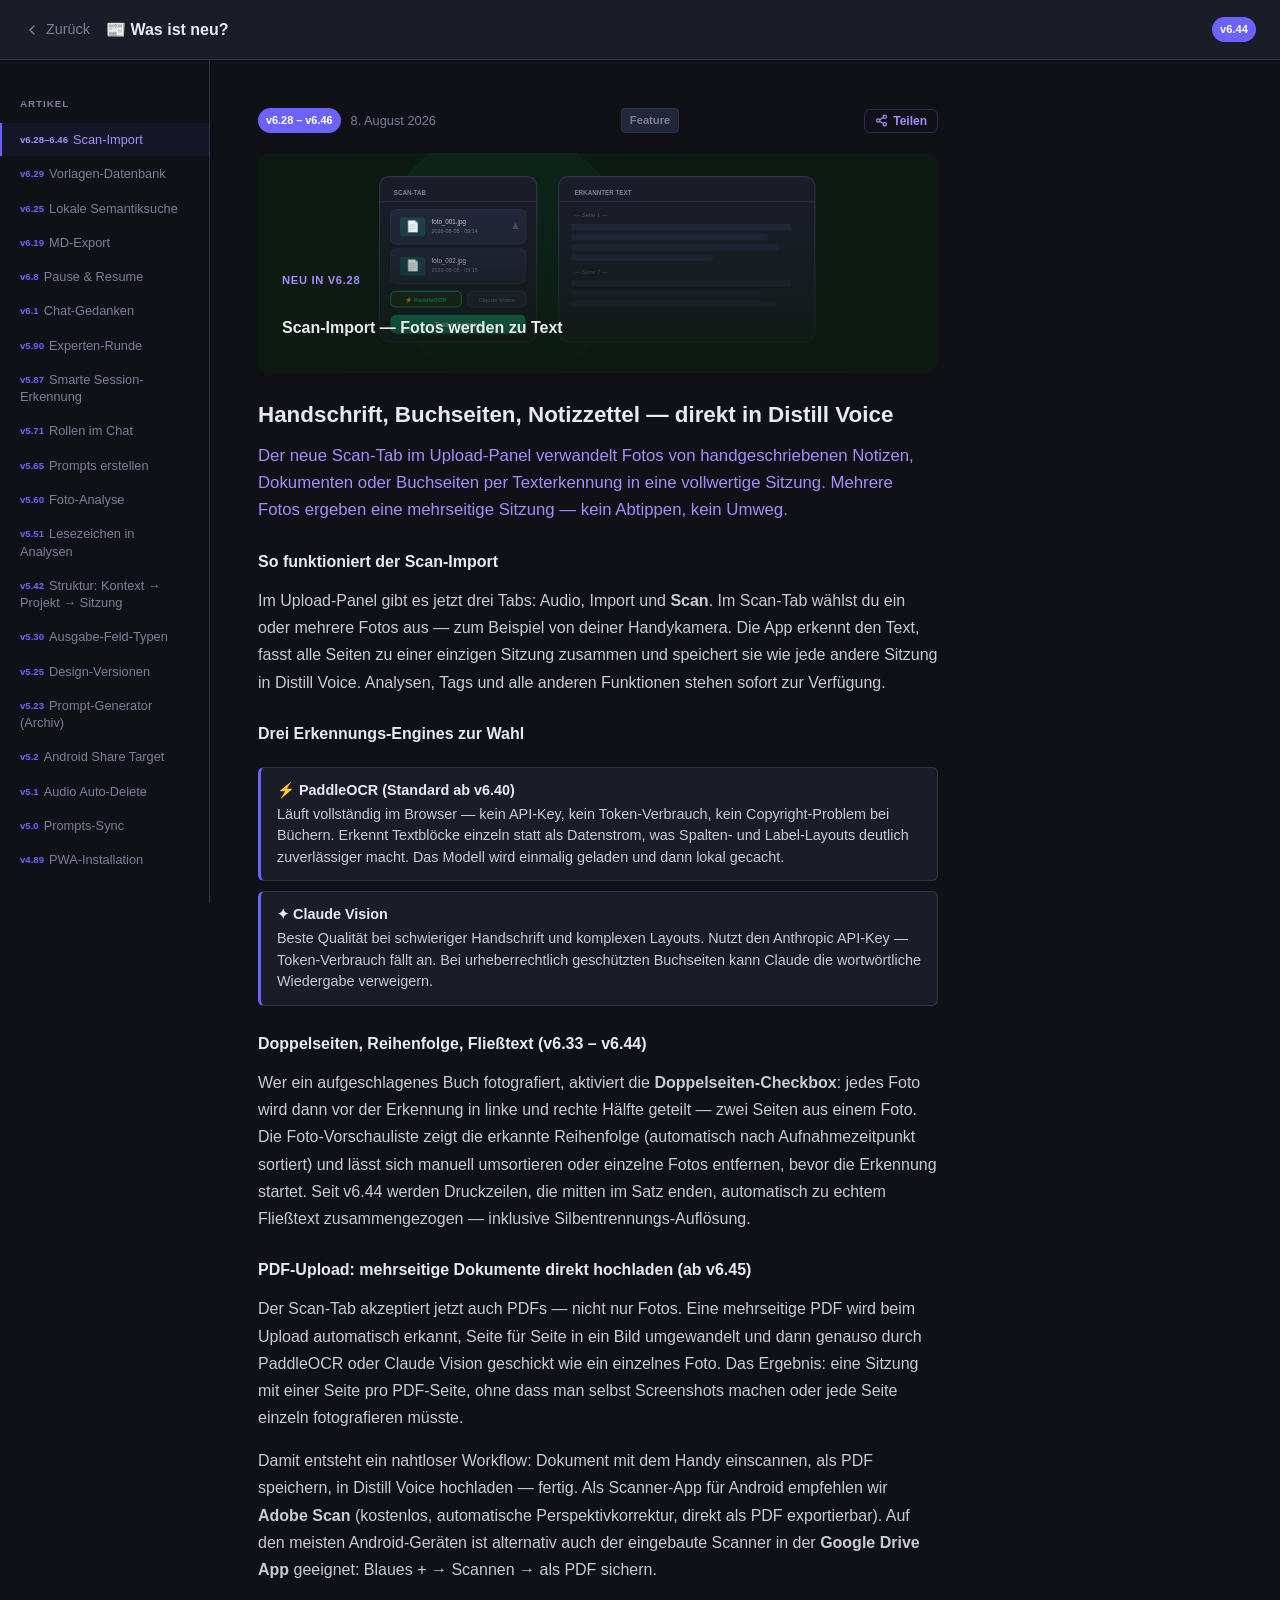
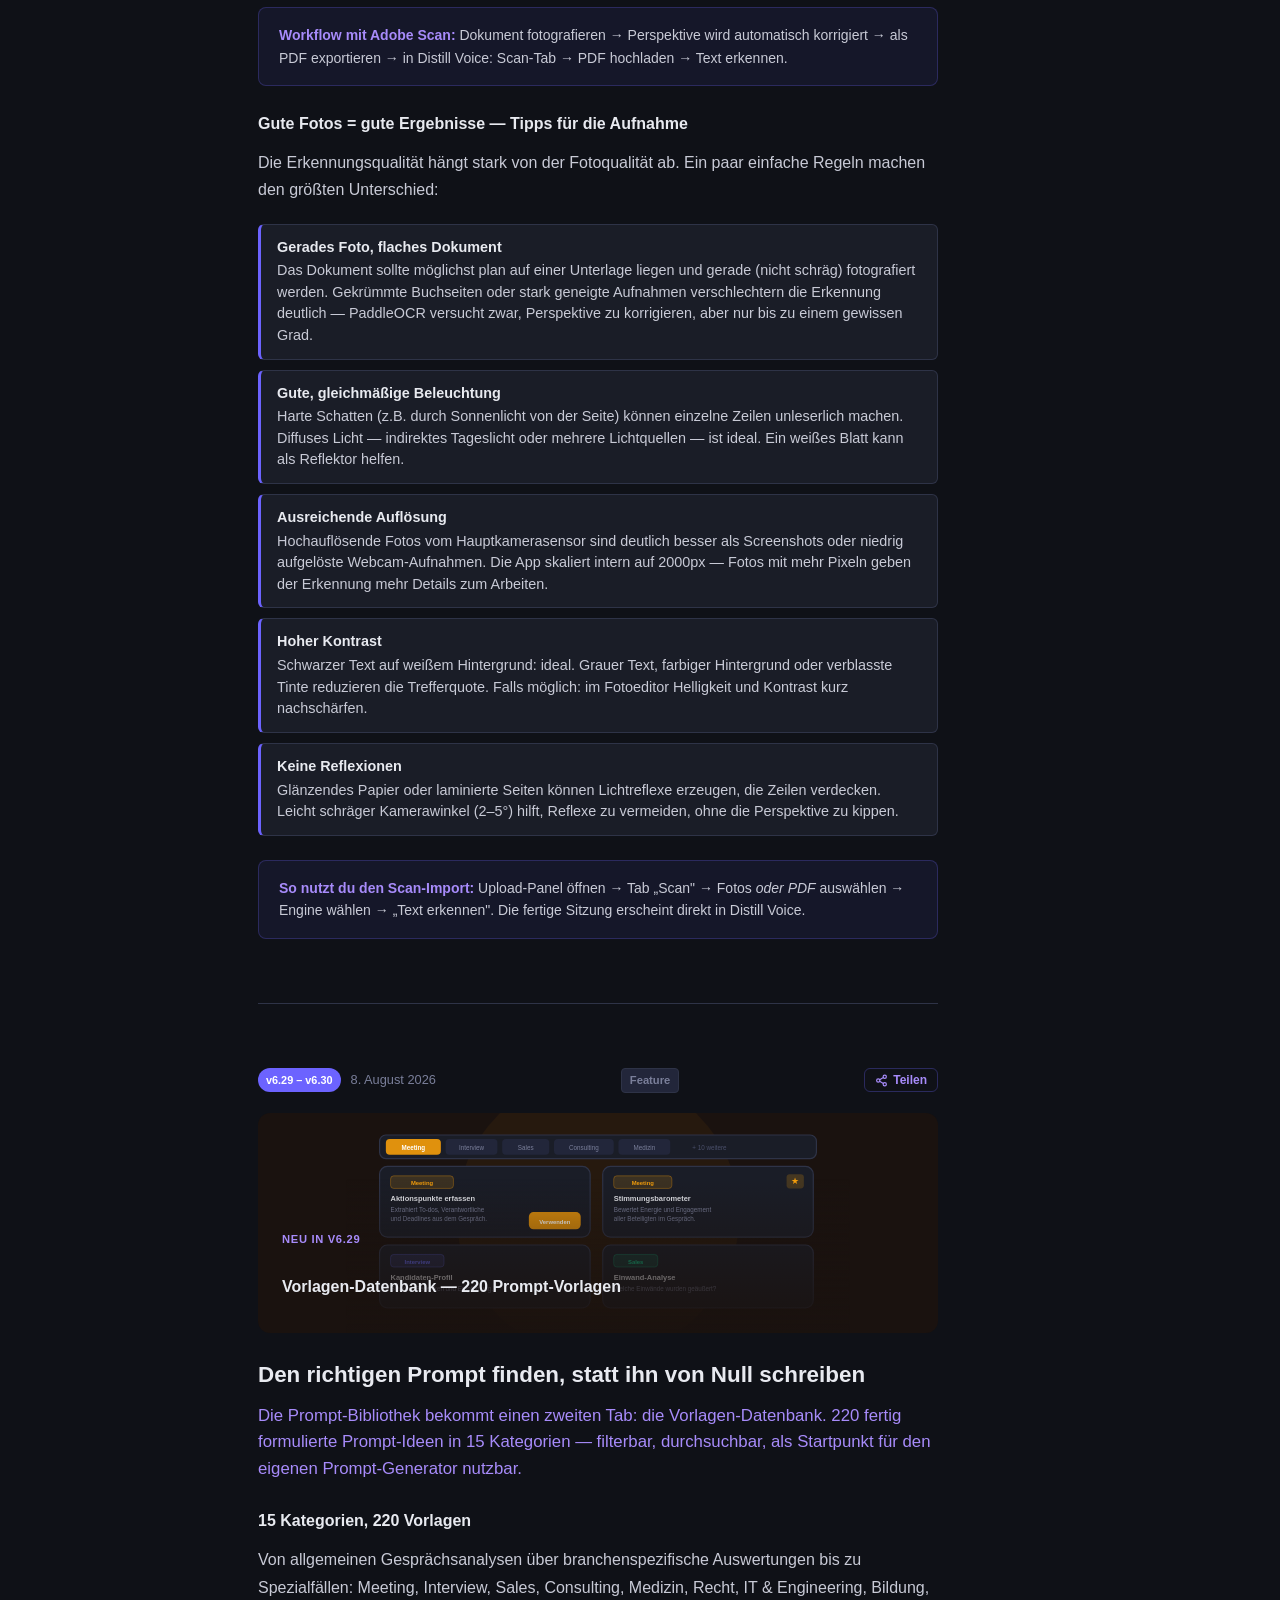
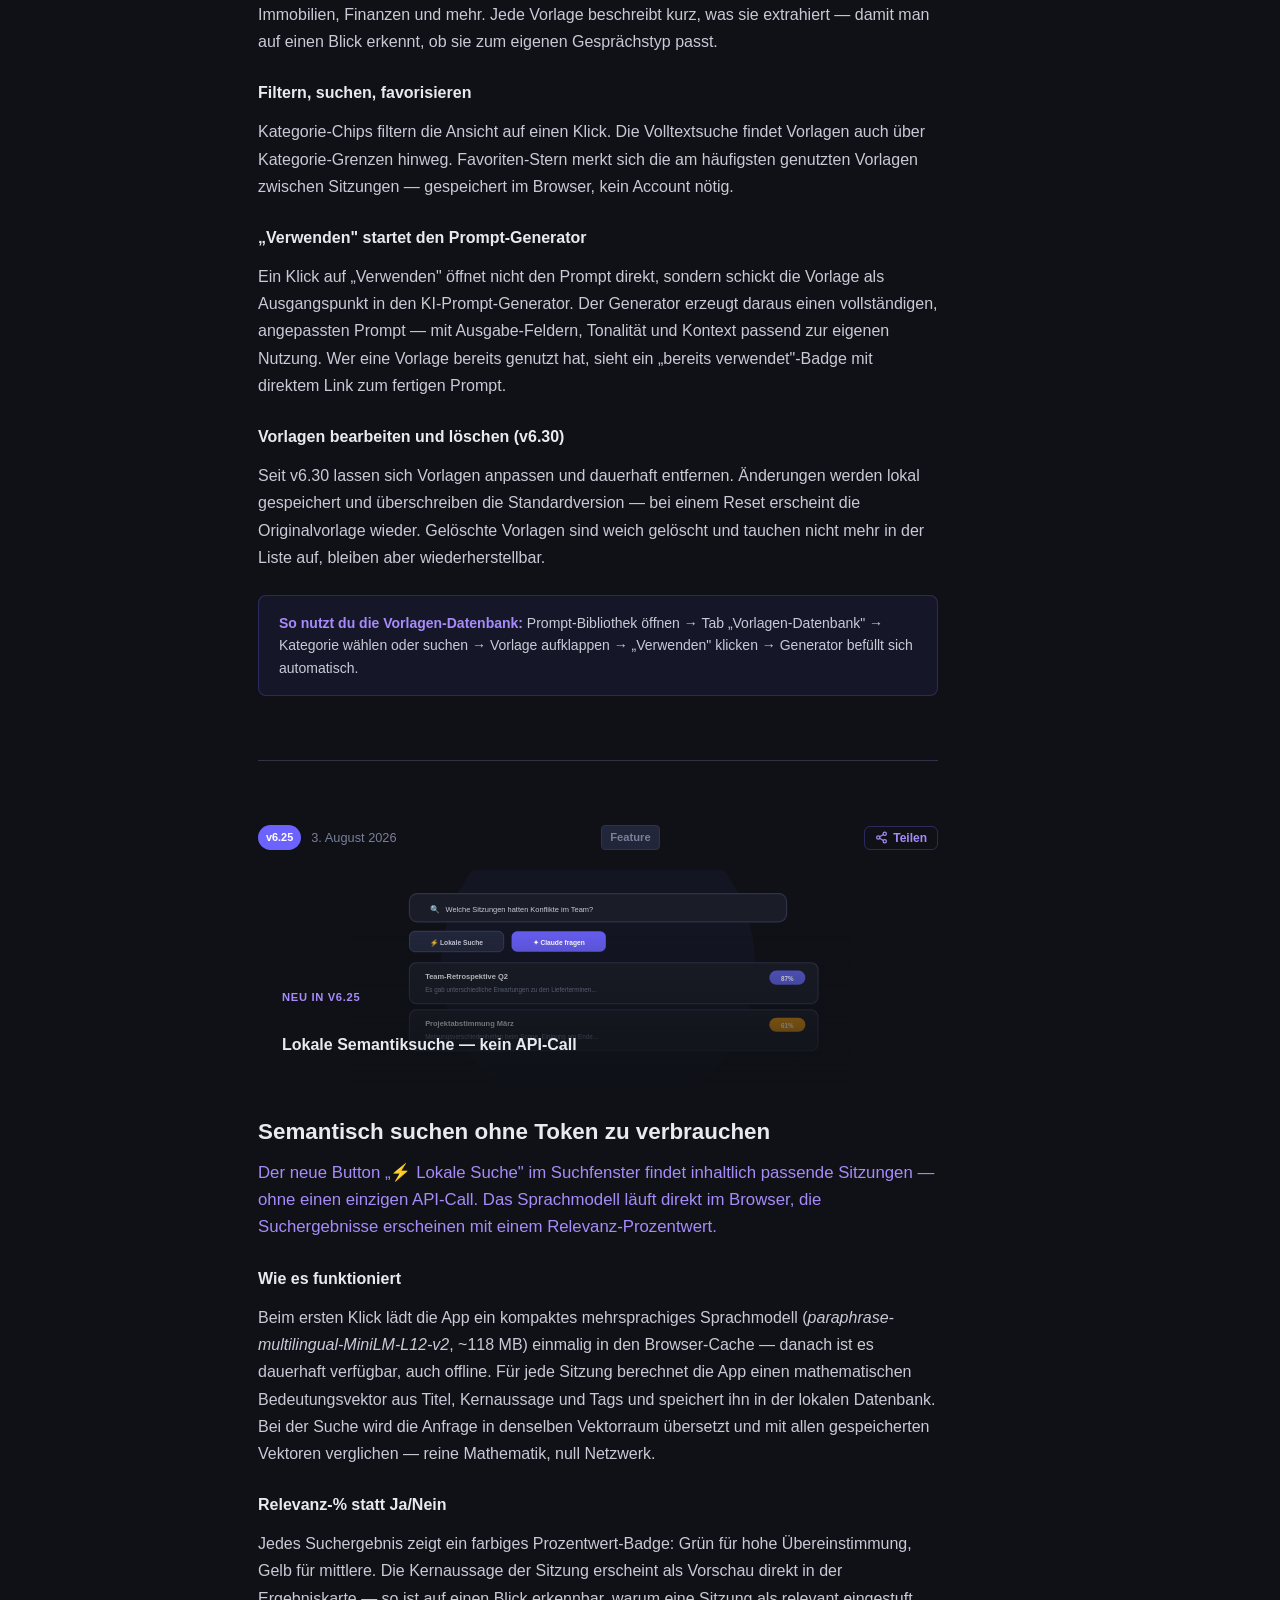
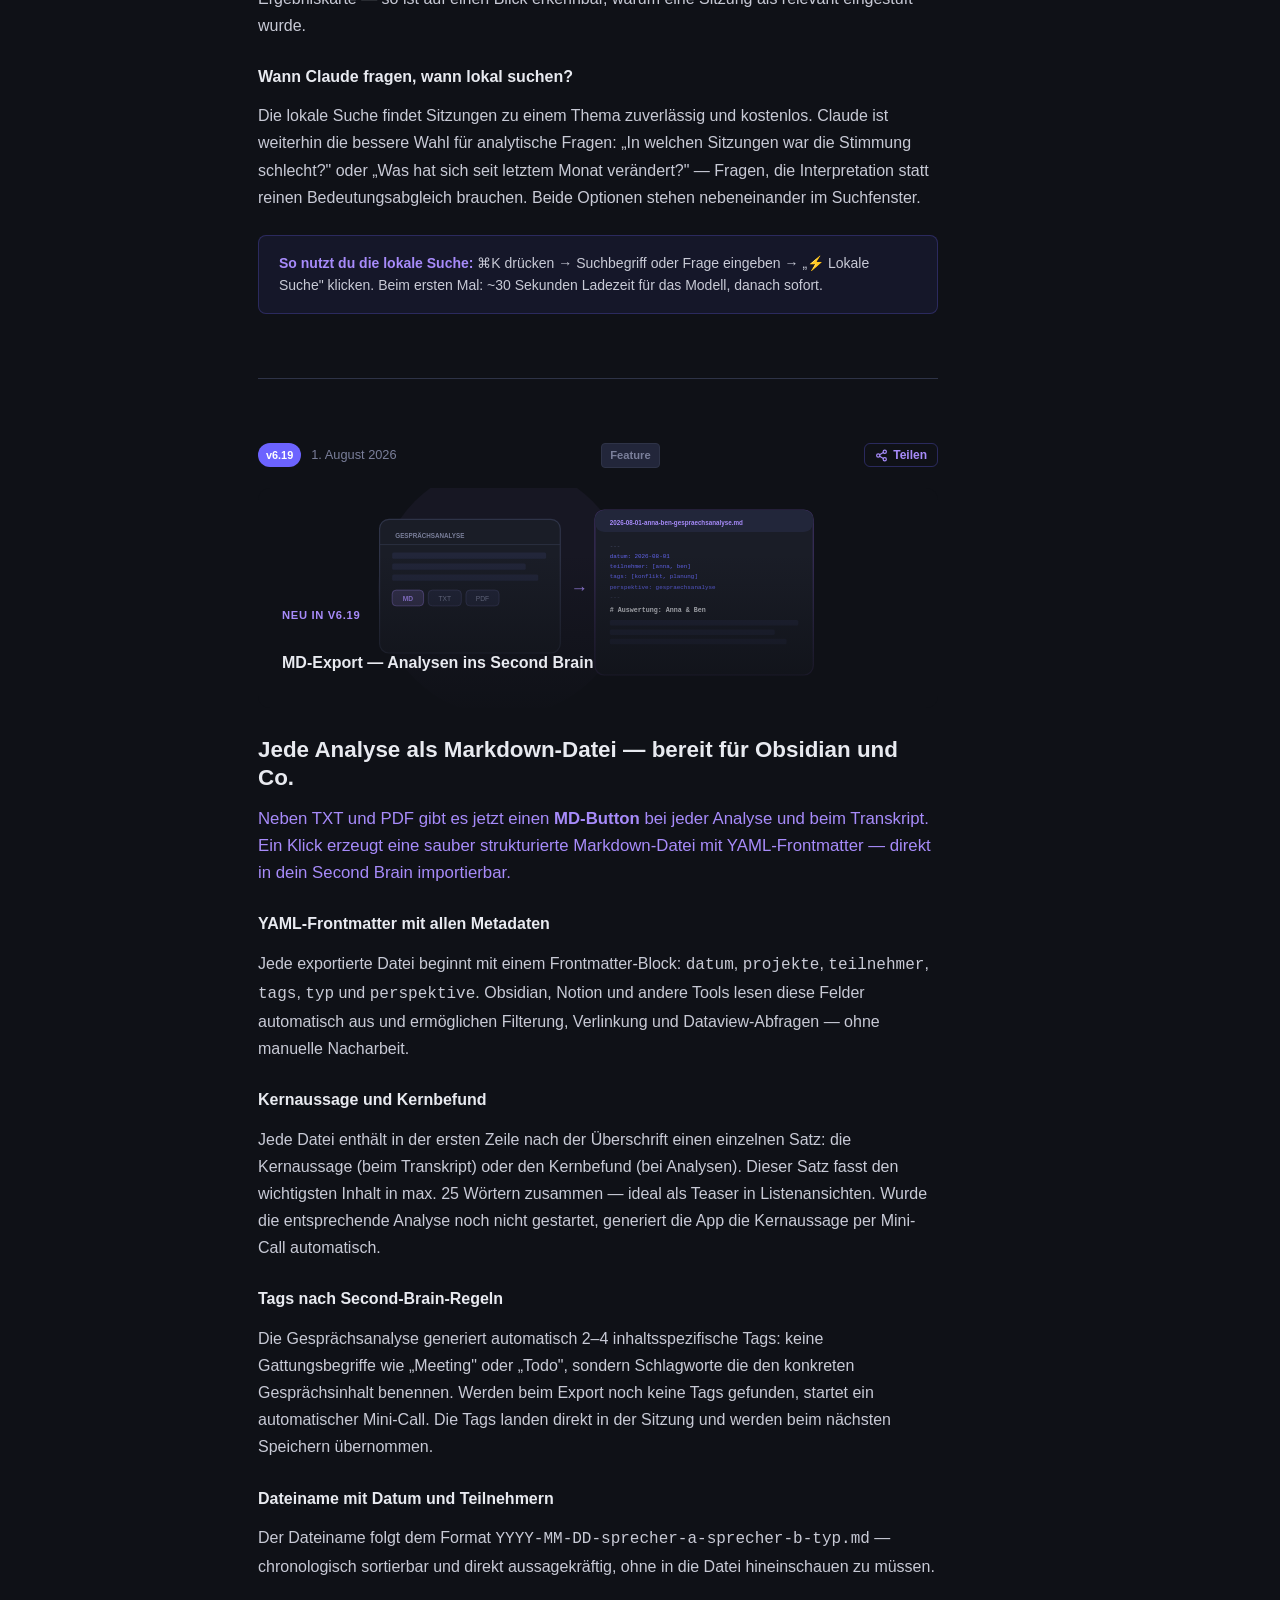
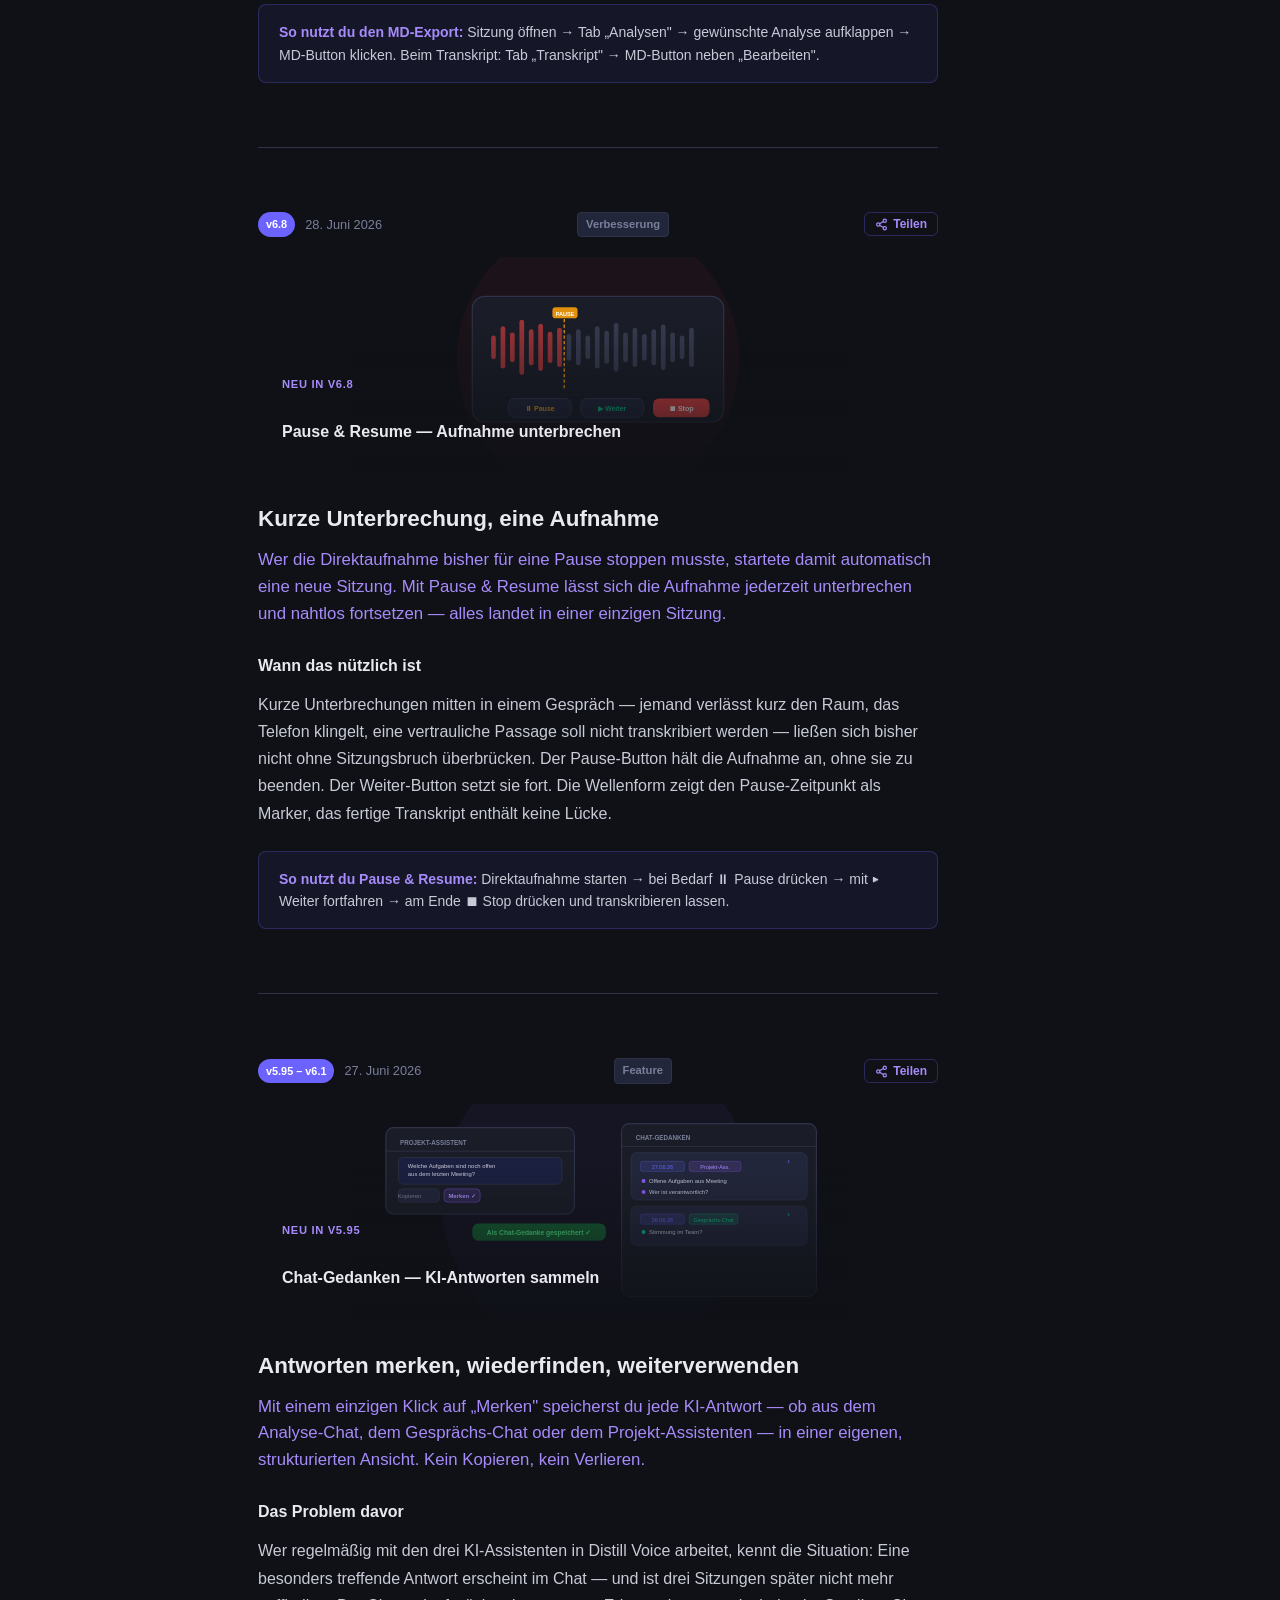
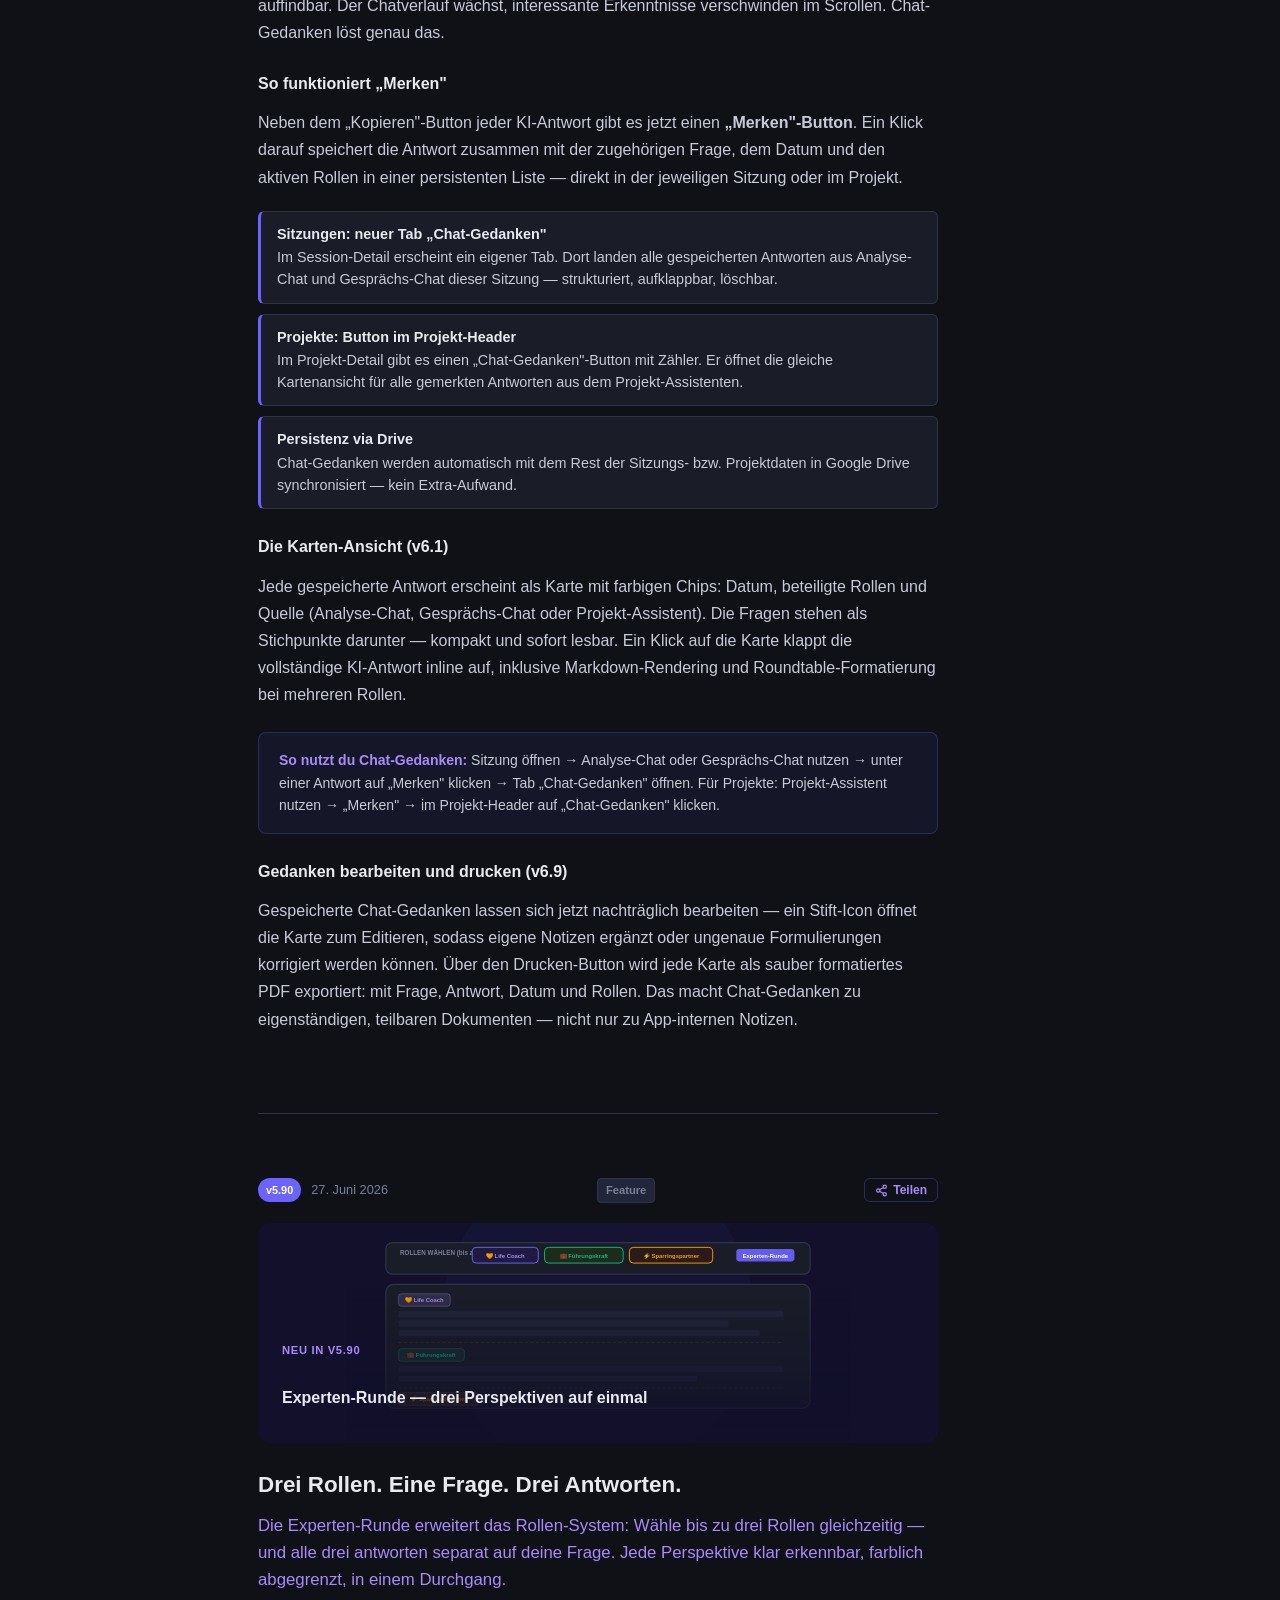
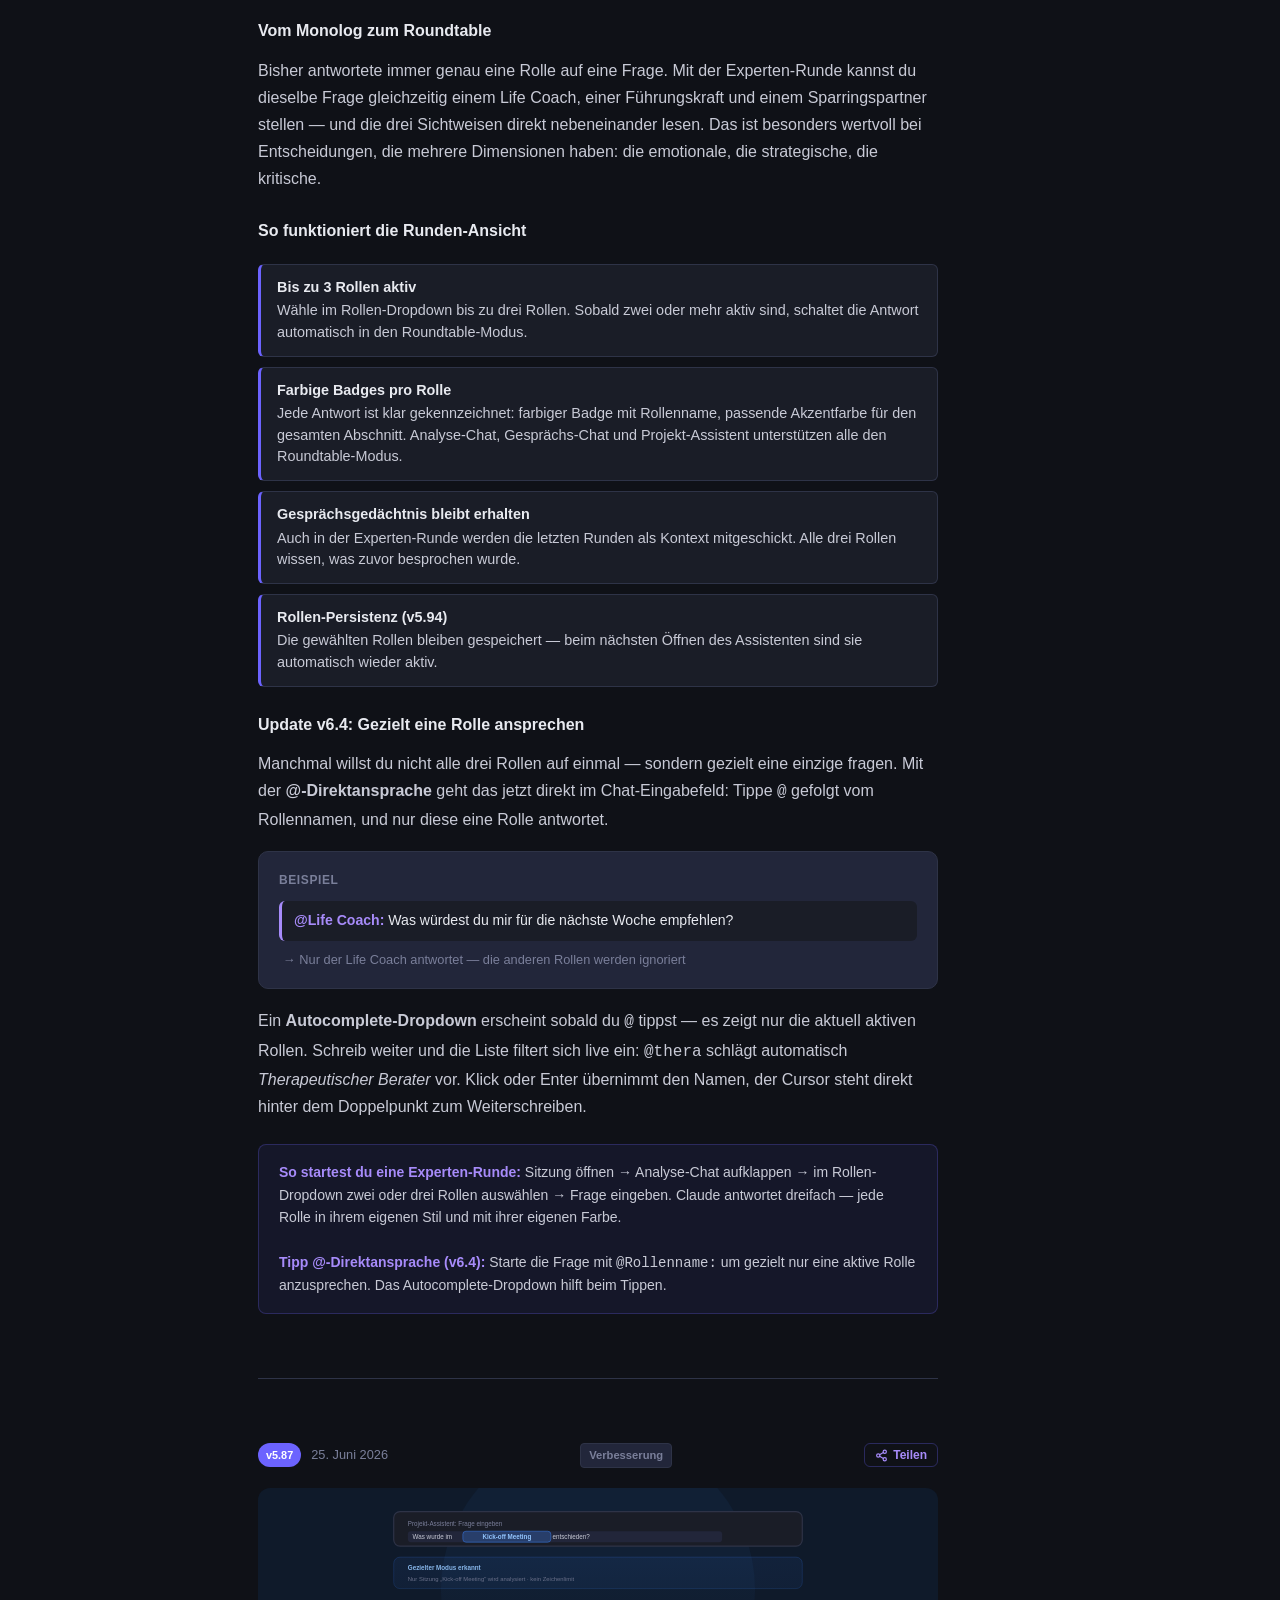
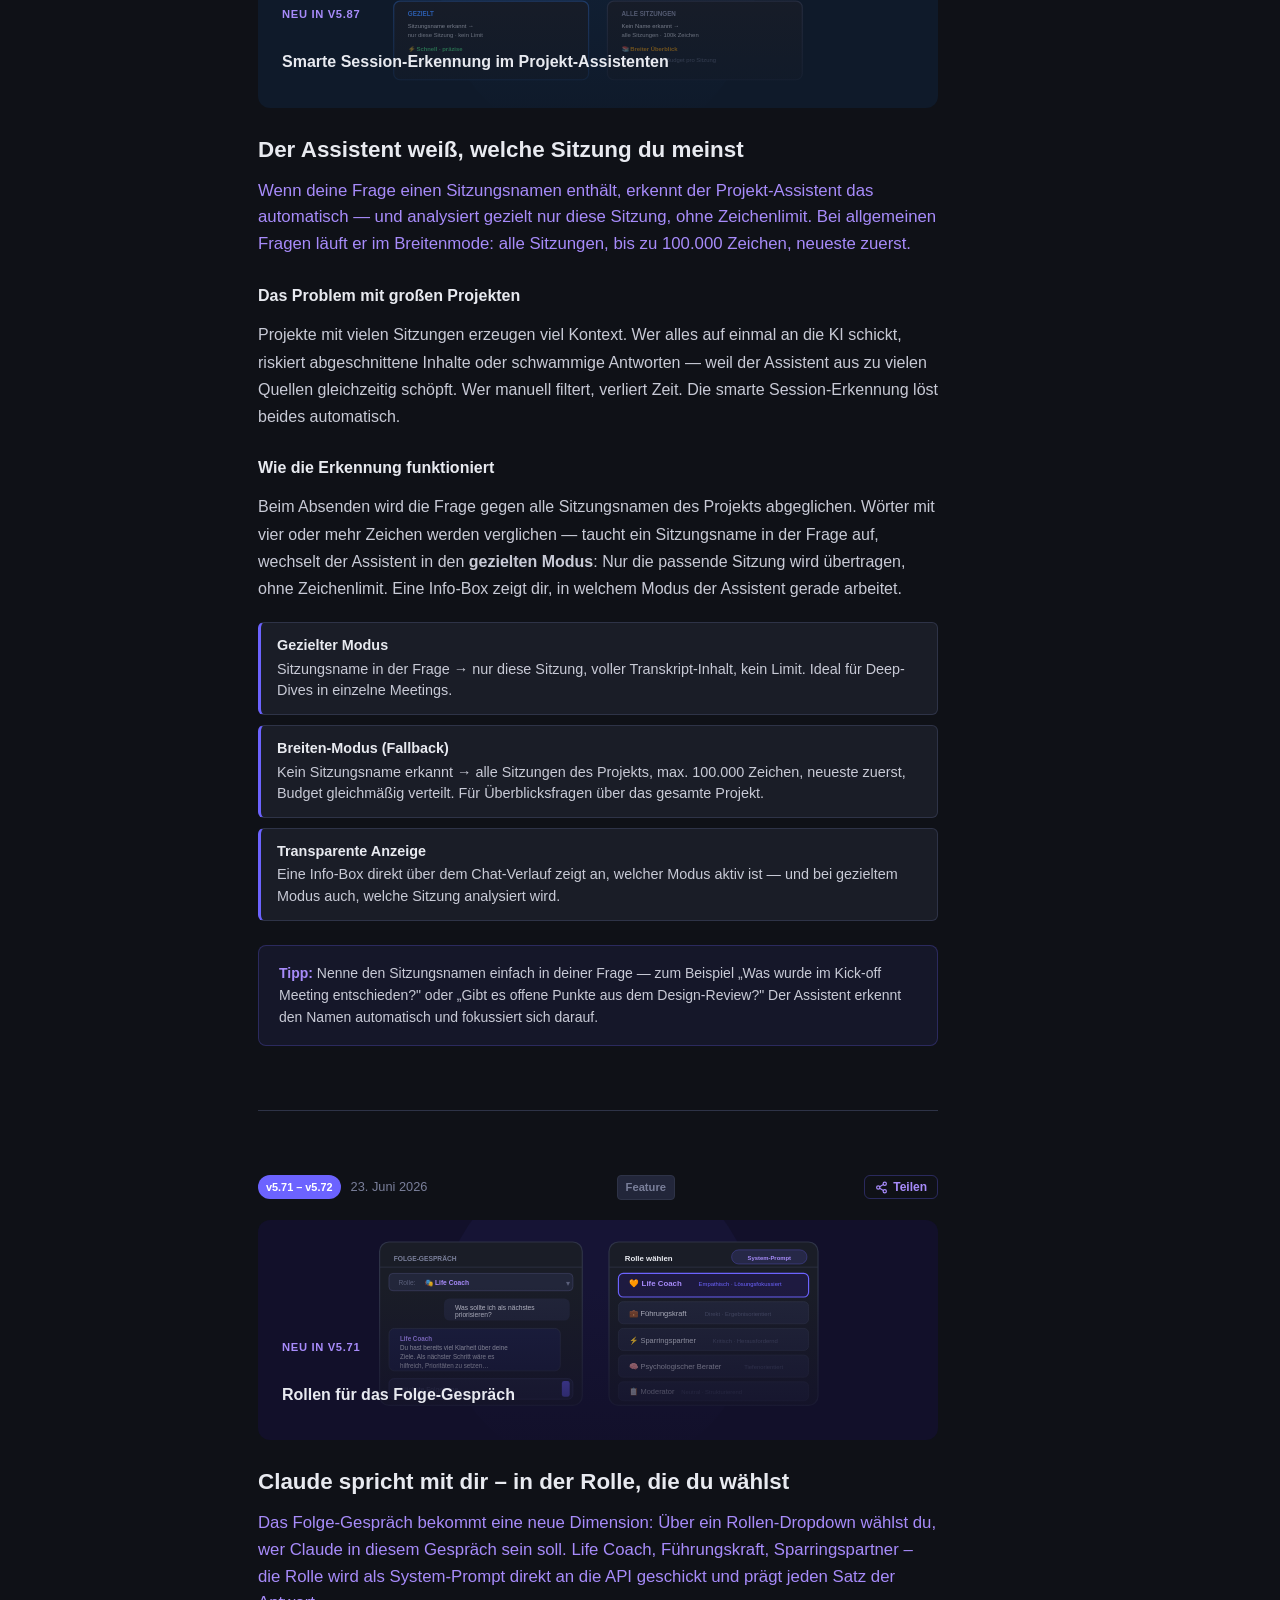
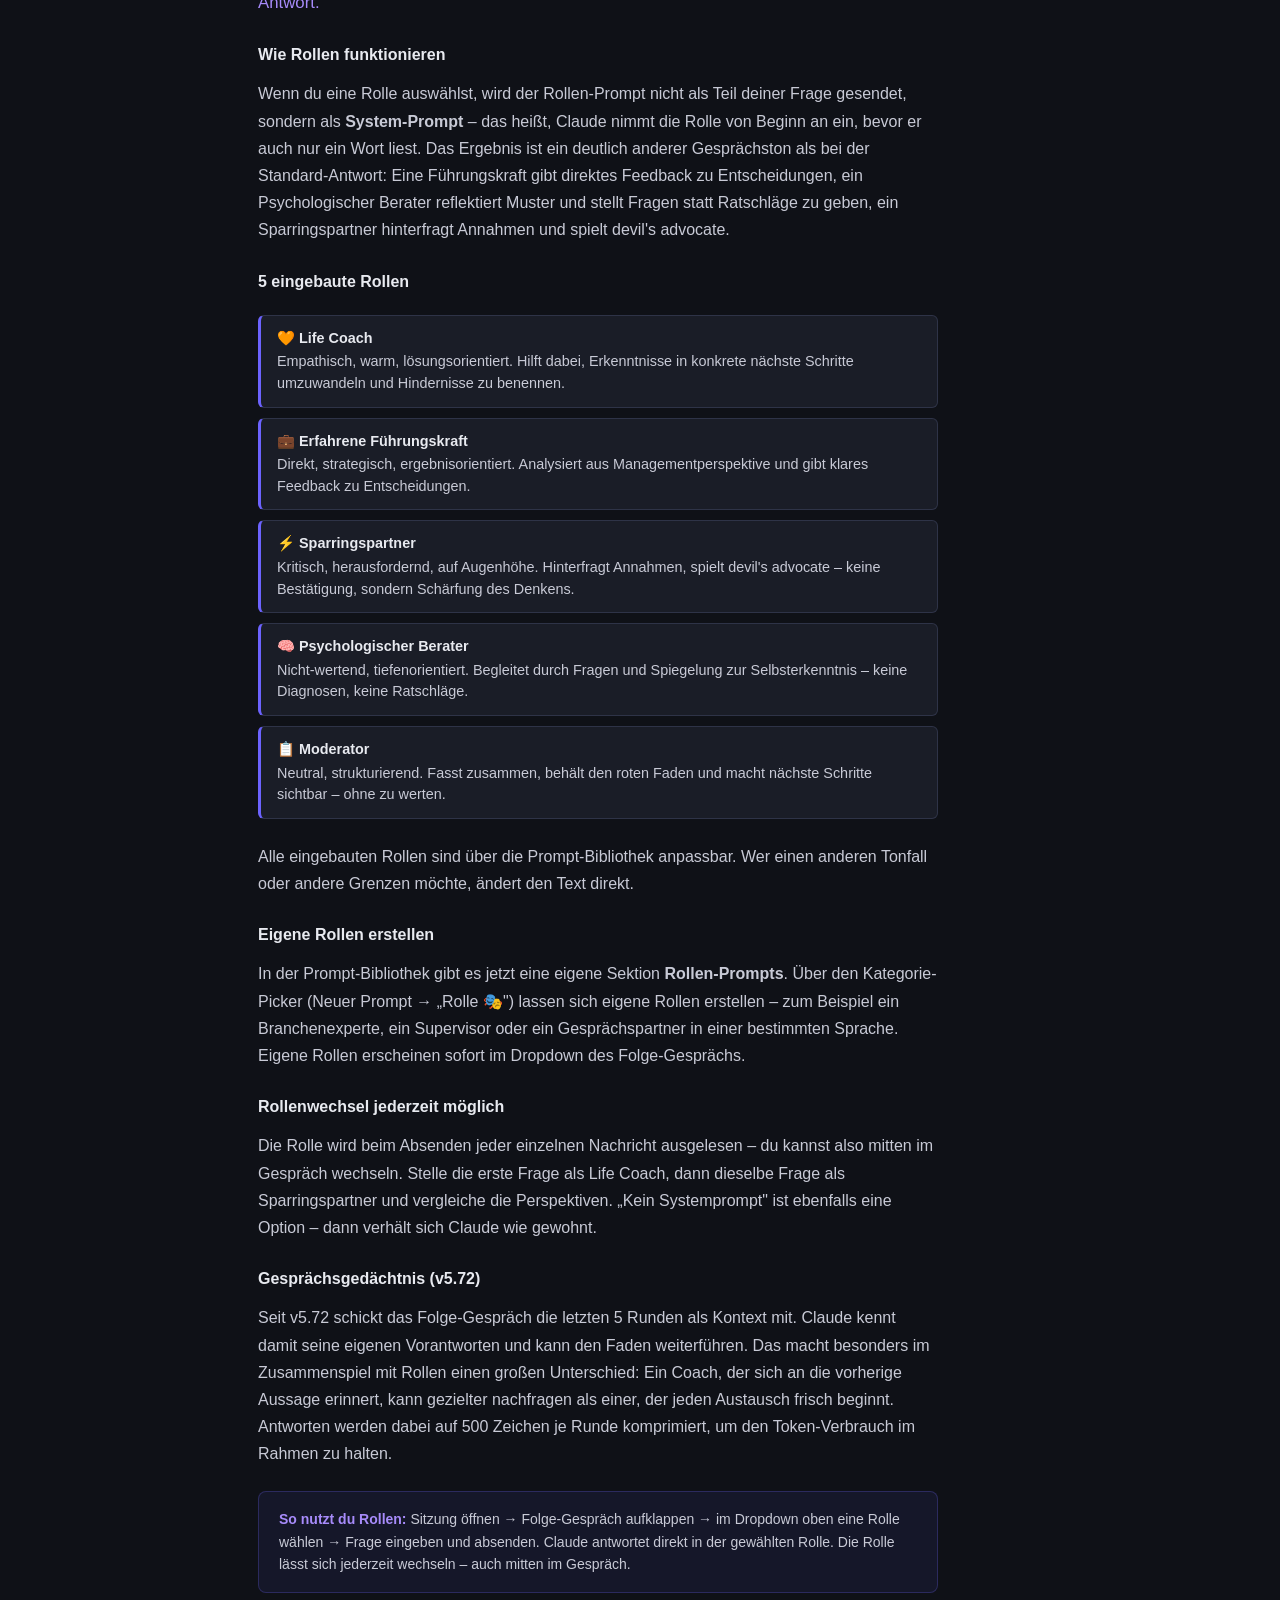
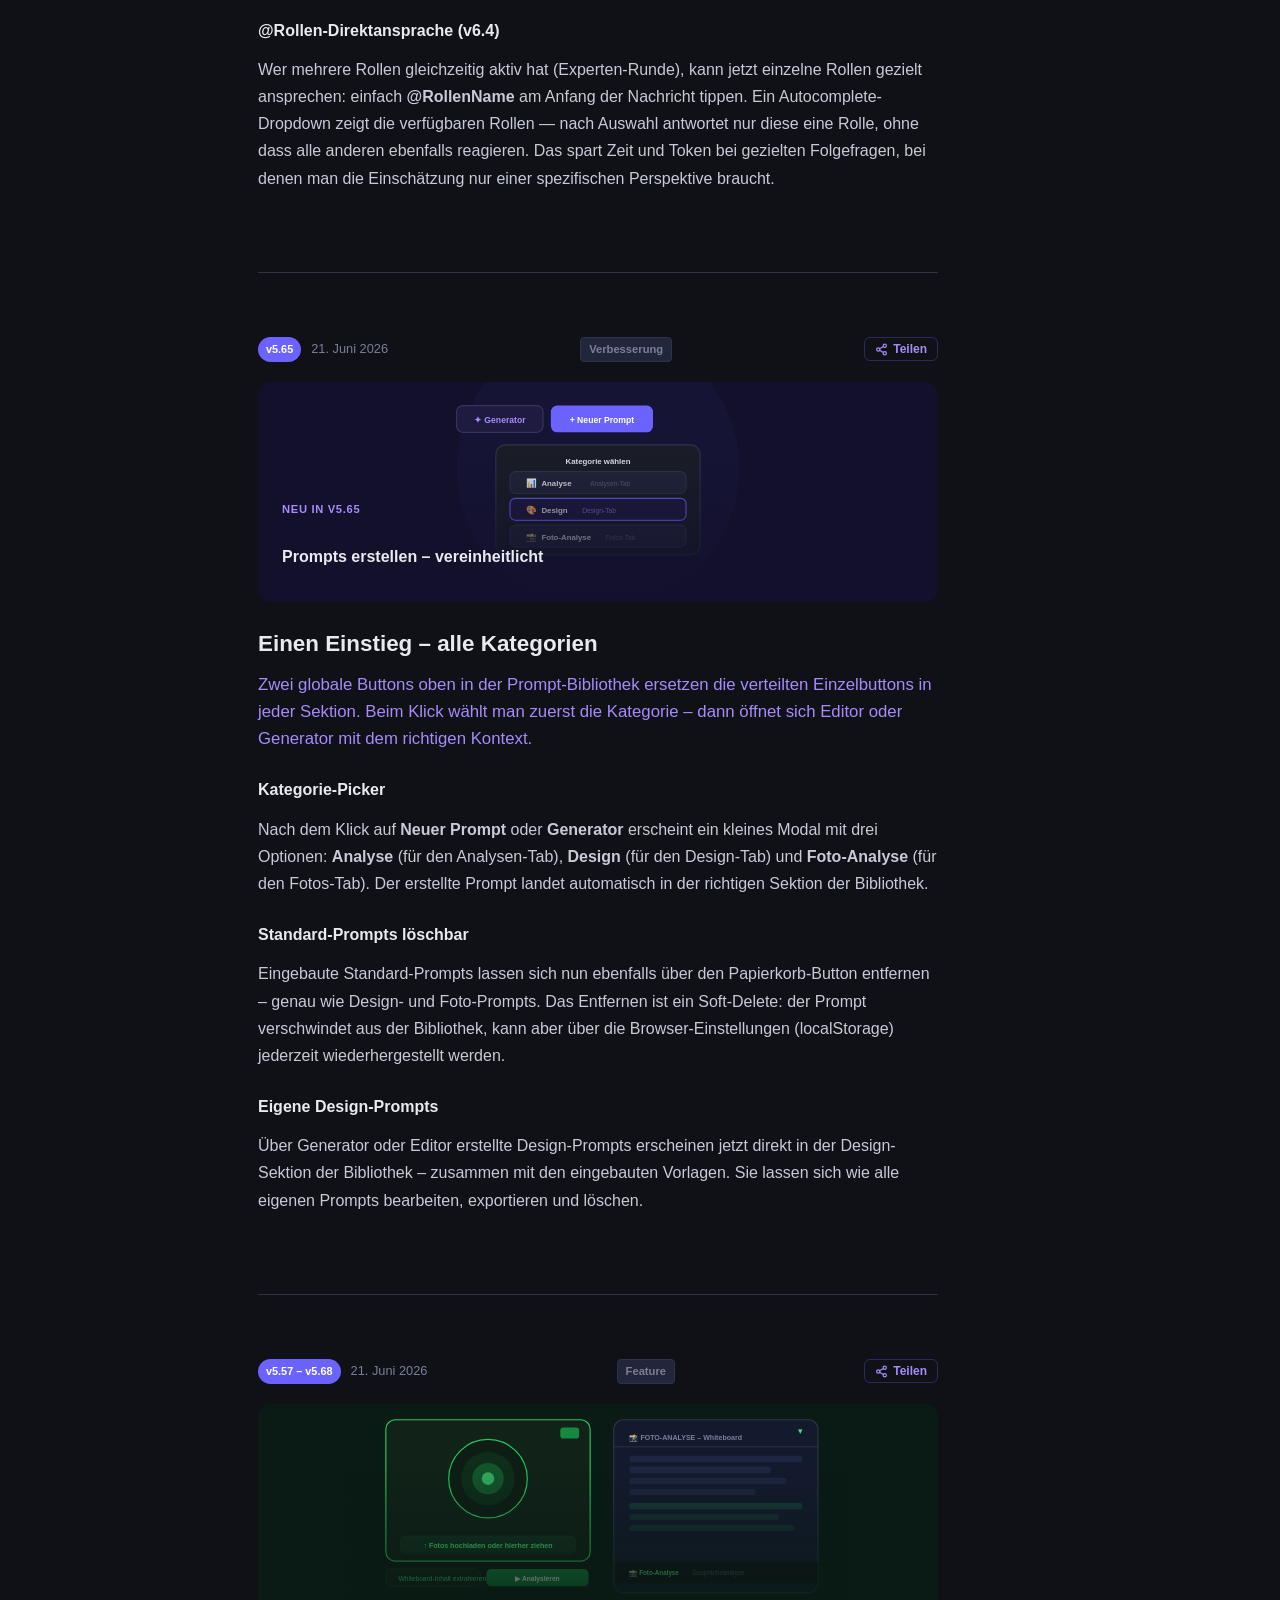
<file: news.html>
<!DOCTYPE html>
<html lang="de">
<head>
  <meta charset="UTF-8" />
  <meta name="viewport" content="width=device-width, initial-scale=1.0" />
  <title>Was ist neu – Distill Voice</title>

  <!-- Open Graph / Social Preview -->
  <meta property="og:type"        content="website" />
  <meta property="og:site_name"   content="Distill Voice" />
  <meta property="og:title"       content="Was ist neu – Distill Voice" />
  <meta property="og:description" content="Neue Features, Verbesserungen und Fixes im Überblick. Transkribieren, analysieren, verstehen." />
  <meta property="og:image"       content="https://dndesi.github.io/Transkriptions-Dashboard-Cloud/img/icon-512.png" />
  <meta property="og:url"         content="https://dndesi.github.io/Transkriptions-Dashboard-Cloud/news.html" />
  <meta name="twitter:card"       content="summary_large_image" />
  <meta name="twitter:title"      content="Was ist neu – Distill Voice" />
  <meta name="twitter:description" content="Neue Features, Verbesserungen und Fixes im Überblick." />
  <meta name="twitter:image"      content="https://dndesi.github.io/Transkriptions-Dashboard-Cloud/img/icon-512.png" />
  <style>
    :root {
      --bg:       #0f1117;
      --surface:  #1a1d27;
      --surface2: #22263a;
      --border:   #2e3347;
      --text:     #e8eaf0;
      --muted:    #7a7f9a;
      --accent:   #6c63ff;
      --accent2:  #a78bfa;
    }
    *, *::before, *::after { box-sizing: border-box; margin: 0; padding: 0; }

    html { scroll-behavior: smooth; }

    body {
      background: var(--bg);
      color: var(--text);
      font-family: -apple-system, BlinkMacSystemFont, 'Segoe UI', Roboto, sans-serif;
      font-size: 16px;
      line-height: 1.7;
    }

    /* ── Header ── */
    .news-header {
      background: var(--surface);
      border-bottom: 1px solid var(--border);
      padding: 16px 24px;
      display: flex;
      align-items: center;
      gap: 16px;
      position: sticky;
      top: 0;
      z-index: 100;
    }
    .news-header a.back {
      color: var(--muted);
      text-decoration: none;
      font-size: 0.9rem;
      display: flex;
      align-items: center;
      gap: 6px;
      transition: color 0.2s;
    }
    .news-header a.back:hover { color: var(--text); }
    .news-header h1 {
      font-size: 1rem;
      font-weight: 700;
      color: var(--text);
    }
    .news-header .badge {
      margin-left: auto;
      background: var(--accent);
      color: #fff;
      font-size: 0.7rem;
      font-weight: 700;
      padding: 3px 8px;
      border-radius: 20px;
    }

    /* ── Two-column layout ── */
    .news-layout {
      display: flex;
      min-height: calc(100vh - 57px);
    }

    /* ── Sidebar ── */
    .news-sidebar {
      width: 210px;
      flex-shrink: 0;
      padding: 36px 0 80px 0;
      position: sticky;
      top: 57px;
      height: calc(100vh - 57px);
      overflow-y: auto;
      border-right: 1px solid var(--border);
    }
    .news-sidebar::-webkit-scrollbar { width: 4px; }
    .news-sidebar::-webkit-scrollbar-track { background: transparent; }
    .news-sidebar::-webkit-scrollbar-thumb { background: var(--border); border-radius: 4px; }

    .news-sidebar-title {
      font-size: 0.62rem;
      font-weight: 700;
      text-transform: uppercase;
      letter-spacing: 0.09em;
      color: var(--muted);
      margin-bottom: 10px;
      padding: 0 20px;
    }

    .news-sidebar-link {
      display: block;
      padding: 8px 20px 8px 18px;
      color: var(--muted);
      text-decoration: none;
      font-size: 0.8rem;
      line-height: 1.35;
      margin-bottom: 1px;
      transition: color 0.15s, background 0.15s;
      border-left: 2px solid transparent;
    }
    .news-sidebar-link:hover {
      color: var(--text);
      background: var(--surface2);
    }
    .news-sidebar-link.active {
      color: var(--accent2);
      border-left-color: var(--accent);
      background: rgba(108, 99, 255, 0.08);
    }
    .news-sidebar-version {
      display: inline-block;
      font-size: 0.6rem;
      font-weight: 700;
      color: var(--accent);
      margin-right: 5px;
      vertical-align: 1px;
    }
    .news-sidebar-link.active .news-sidebar-version {
      color: var(--accent2);
    }

    /* ── Main content ── */
    .news-container {
      flex: 1;
      min-width: 0;
      max-width: 760px;
      padding: 48px 32px 80px 48px;
    }

    /* ── Artikel ── */
    .news-article {
      margin-bottom: 64px;
      padding-bottom: 64px;
      border-bottom: 1px solid var(--border);
      scroll-margin-top: 80px;
    }
    .news-article:last-child {
      border-bottom: none;
      margin-bottom: 0;
    }

    /* ── Meta ── */
    .news-meta {
      display: flex;
      align-items: center;
      gap: 10px;
      margin-bottom: 20px;
    }
    .news-version {
      background: var(--accent);
      color: #fff;
      font-size: 0.68rem;
      font-weight: 700;
      padding: 3px 8px;
      border-radius: 20px;
    }
    .news-date {
      color: var(--muted);
      font-size: 0.8rem;
    }
    .news-category {
      margin-left: auto;
      background: var(--surface2);
      border: 1px solid var(--border);
      color: var(--muted);
      font-size: 0.7rem;
      font-weight: 600;
      padding: 2px 8px;
      border-radius: 4px;
    }

    /* ── Hero ── */
    .news-tile-hero {
      position: relative;
      border-radius: 12px;
      overflow: hidden;
      height: 220px;
      margin-bottom: 28px;
    }
    .news-tile-hero-text {
      position: absolute;
      bottom: 20px;
      left: 24px;
      z-index: 2;
    }
    .news-tile-hero-text span {
      display: block;
      font-size: 0.7rem;
      font-weight: 700;
      color: var(--accent2);
      margin-bottom: 4px;
      text-transform: uppercase;
      letter-spacing: 0.06em;
    }
    .news-tile-hero-text h3 {
      font-size: 1.35rem;
      font-weight: 800;
      color: #fff;
    }

    /* ── Artikel-Text ── */
    .news-article h2 {
      font-size: 1.4rem;
      font-weight: 800;
      line-height: 1.25;
      margin-bottom: 14px;
    }
    .news-article h3 {
      font-size: 1rem;
      font-weight: 700;
      margin: 24px 0 12px;
      color: var(--text);
    }
    .news-article .lead {
      font-size: 1.05rem;
      color: var(--accent2);
      font-weight: 500;
      line-height: 1.6;
      margin-bottom: 20px;
    }
    .news-article p {
      color: #c8cad6;
      margin-bottom: 16px;
    }

    /* ── Feature-List ── */
    .news-feature-list {
      list-style: none;
      margin: 20px 0 24px;
      display: flex;
      flex-direction: column;
      gap: 10px;
    }
    .news-feature-list li {
      padding: 12px 16px;
      background: var(--surface);
      border: 1px solid var(--border);
      border-left: 3px solid var(--accent);
      border-radius: 6px;
      font-size: 0.9rem;
      color: #c8cad6;
      line-height: 1.5;
    }
    .news-feature-list li strong {
      color: var(--text);
      display: block;
      margin-bottom: 2px;
    }

    /* ── Share-Button ── */
    .news-share-btn {
      margin-left: auto;
      display: inline-flex;
      align-items: center;
      gap: 5px;
      padding: 4px 10px;
      border: 1px solid rgba(108,99,255,0.3);
      border-radius: 6px;
      background: transparent;
      color: var(--accent2);
      font-size: 0.75rem;
      font-weight: 600;
      cursor: pointer;
      transition: background 0.15s, border-color 0.15s;
      text-decoration: none;
    }
    .news-share-btn:hover { background: rgba(108,99,255,0.12); border-color: rgba(108,99,255,0.6); }
    .news-share-btn svg { flex-shrink: 0; }

    /* ── Info-Box ── */
    .news-info-box {
      margin-top: 24px;
      padding: 16px 20px;
      background: rgba(108, 99, 255, 0.08);
      border: 1px solid rgba(108, 99, 255, 0.25);
      border-radius: 8px;
      font-size: 0.875rem;
      color: #c8cad6;
      line-height: 1.6;
    }
    .news-info-box strong {
      color: var(--accent2);
    }

    /* ── Typ-Grid (Feldtypen-Artikel) ── */
    .news-type-grid {
      display: grid;
      grid-template-columns: 1fr 1fr;
      gap: 10px;
      margin: 20px 0 24px;
    }
    .news-type-card {
      background: var(--surface);
      border: 1px solid var(--border);
      border-radius: 8px;
      padding: 12px 14px;
    }
    .news-type-card-name {
      font-size: 0.75rem;
      font-weight: 700;
      color: var(--accent2);
      margin-bottom: 4px;
    }
    .news-type-card-desc {
      font-size: 0.8rem;
      color: var(--muted);
      line-height: 1.4;
    }

    /* ── Mobile ── */
    @media (max-width: 768px) {
      .news-layout { display: block; }
      .news-sidebar { display: none; }
      .news-container { padding: 32px 20px 60px; max-width: 100%; }
      .news-type-grid { grid-template-columns: 1fr; }
    }
  </style>
</head>
<body>

<header class="news-header">
  <a href="index.html" class="back">
    <svg width="16" height="16" viewBox="0 0 24 24" fill="none" stroke="currentColor" stroke-width="2" stroke-linecap="round" stroke-linejoin="round"><polyline points="15 18 9 12 15 6"/></svg>
    Zurück
  </a>
  <h1>📰 Was ist neu?</h1>
  <span class="badge">v6.44</span>
</header>

<div class="news-layout">

  <!-- ── Sidebar-Navigation ── -->
  <nav class="news-sidebar" aria-label="Artikel-Navigation">
    <p class="news-sidebar-title">Artikel</p>
    <a href="#scan-import"      class="news-sidebar-link" data-id="scan-import"><span class="news-sidebar-version">v6.28–6.46</span>Scan-Import</a>
    <a href="#vorlagen"          class="news-sidebar-link" data-id="vorlagen"><span class="news-sidebar-version">v6.29</span>Vorlagen-Datenbank</a>
    <a href="#lokale-suche"      class="news-sidebar-link" data-id="lokale-suche"><span class="news-sidebar-version">v6.25</span>Lokale Semantiksuche</a>
    <a href="#md-export"         class="news-sidebar-link" data-id="md-export"><span class="news-sidebar-version">v6.19</span>MD-Export</a>
    <a href="#pause-resume"      class="news-sidebar-link" data-id="pause-resume"><span class="news-sidebar-version">v6.8</span>Pause &amp; Resume</a>
    <a href="#chat-gedanken"    class="news-sidebar-link" data-id="chat-gedanken"><span class="news-sidebar-version">v6.1</span>Chat-Gedanken</a>
    <a href="#experten-runde"   class="news-sidebar-link" data-id="experten-runde"><span class="news-sidebar-version">v5.90</span>Experten-Runde</a>
    <a href="#session-erkennung" class="news-sidebar-link" data-id="session-erkennung"><span class="news-sidebar-version">v5.87</span>Smarte Session-Erkennung</a>
    <a href="#rollen"           class="news-sidebar-link" data-id="rollen"><span class="news-sidebar-version">v5.71</span>Rollen im Chat</a>
    <a href="#prompt-erstellen" class="news-sidebar-link" data-id="prompt-erstellen"><span class="news-sidebar-version">v5.65</span>Prompts erstellen</a>
    <a href="#fotos"            class="news-sidebar-link" data-id="fotos"><span class="news-sidebar-version">v5.60</span>Foto-Analyse</a>
    <a href="#lesezeichen"      class="news-sidebar-link" data-id="lesezeichen"><span class="news-sidebar-version">v5.51</span>Lesezeichen in Analysen</a>
    <a href="#kontakte-themen"  class="news-sidebar-link" data-id="kontakte-themen"><span class="news-sidebar-version">v5.42</span>Struktur: Kontext → Projekt → Sitzung</a>
    <a href="#ausgabe-felder"   class="news-sidebar-link" data-id="ausgabe-felder"><span class="news-sidebar-version">v5.30</span>Ausgabe-Feld-Typen</a>
    <a href="#design-versionen" class="news-sidebar-link" data-id="design-versionen"><span class="news-sidebar-version">v5.25</span>Design-Versionen</a>
    <a href="#prompt-generator" class="news-sidebar-link" data-id="prompt-generator"><span class="news-sidebar-version">v5.23</span>Prompt-Generator (Archiv)</a>
    <a href="#share-target"     class="news-sidebar-link" data-id="share-target"><span class="news-sidebar-version">v5.2</span>Android Share Target</a>
    <a href="#audio-delete"     class="news-sidebar-link" data-id="audio-delete"><span class="news-sidebar-version">v5.1</span>Audio Auto-Delete</a>
    <a href="#prompts-sync"     class="news-sidebar-link" data-id="prompts-sync"><span class="news-sidebar-version">v5.0</span>Prompts-Sync</a>
    <a href="#pwa"              class="news-sidebar-link" data-id="pwa"><span class="news-sidebar-version">v4.89</span>PWA-Installation</a>
  </nav>

  <!-- ── Artikel-Feed ── -->
  <main class="news-container">


    <!-- ════════════════════════════════════════
         ARTIKEL: Scan-Import (v6.28 – v6.46)
         ════════════════════════════════════════ -->
    <article class="news-article" id="scan-import">
      <div class="news-meta">
        <span class="news-version">v6.28 – v6.46</span>
        <span class="news-date">8. August 2026</span>
        <span class="news-category">Feature</span>
      </div>

      <div class="news-tile-hero" style="background:#0d1a12">
        <svg viewBox="0 0 640 280" xmlns="http://www.w3.org/2000/svg" style="position:absolute;inset:0;width:100%;height:100%">
          <defs><linearGradient id="nh_scan" x1="0" y1="0" x2="0" y2="1"><stop offset="30%" stop-color="#0d1a12" stop-opacity="0"/><stop offset="100%" stop-color="#0d1a12" stop-opacity="0.95"/></linearGradient></defs>
          <circle cx="200" cy="130" r="160" fill="#10b981" opacity="0.05"/>
          <!-- Foto-Vorschau-Karte -->
          <rect x="42" y="30" width="200" height="210" rx="12" fill="#1a1d27" stroke="#2e3347" stroke-width="1.5"/>
          <text x="60" y="54" font-size="8" fill="#7a7f9a" font-family="sans-serif" font-weight="700">SCAN-TAB</text>
          <line x1="42" y1="62" x2="242" y2="62" stroke="#2e3347" stroke-width="1"/>
          <!-- Foto-Karte 1 -->
          <rect x="56" y="72" width="172" height="44" rx="7" fill="#22263a" stroke="#2e3347" stroke-width="1"/>
          <rect x="68" y="82" width="32" height="24" rx="4" fill="#10b981" opacity="0.2"/>
          <text x="84" y="98" font-size="14" fill="#10b981" font-family="sans-serif" text-anchor="middle">📄</text>
          <text x="108" y="90" font-size="8" fill="#c8cad6" font-family="sans-serif">foto_001.jpg</text>
          <text x="108" y="102" font-size="7" fill="#7a7f9a" font-family="sans-serif">2026-08-08 · 09:14</text>
          <text x="208" y="97" font-size="14" fill="#4a4f6a" font-family="sans-serif">▲</text>
          <!-- Foto-Karte 2 -->
          <rect x="56" y="122" width="172" height="44" rx="7" fill="#22263a" stroke="#2e3347" stroke-width="1"/>
          <rect x="68" y="132" width="32" height="24" rx="4" fill="#10b981" opacity="0.2"/>
          <text x="84" y="148" font-size="14" fill="#10b981" font-family="sans-serif" text-anchor="middle">📄</text>
          <text x="108" y="140" font-size="8" fill="#c8cad6" font-family="sans-serif">foto_002.jpg</text>
          <text x="108" y="152" font-size="7" fill="#7a7f9a" font-family="sans-serif">2026-08-08 · 09:15</text>
          <!-- Engine-Badge -->
          <rect x="56" y="176" width="90" height="20" rx="6" fill="#1e2a1a" stroke="#10b981" stroke-width="1"/>
          <text x="101" y="190" font-size="7.5" fill="#10b981" font-family="sans-serif" text-anchor="middle" font-weight="700">⚡ PaddleOCR</text>
          <rect x="154" y="176" width="74" height="20" rx="6" fill="#22263a" stroke="#3a3d5c" stroke-width="1"/>
          <text x="191" y="190" font-size="7.5" fill="#7a7f9a" font-family="sans-serif" text-anchor="middle">Claude Vision</text>
          <!-- Start-Button -->
          <rect x="56" y="206" width="172" height="24" rx="7" fill="#10b981" opacity="0.9"/>
          <text x="142" y="222" font-size="9" fill="#fff" font-family="sans-serif" text-anchor="middle" font-weight="700">Text erkennen</text>
          <!-- Ergebnis-Block rechts -->
          <rect x="270" y="30" width="326" height="210" rx="12" fill="#1a1d27" stroke="#2e3347" stroke-width="1.5"/>
          <text x="290" y="54" font-size="8" fill="#7a7f9a" font-family="sans-serif" font-weight="700">ERKANNTER TEXT</text>
          <line x1="270" y1="62" x2="596" y2="62" stroke="#2e3347" stroke-width="1"/>
          <text x="290" y="82" font-size="7.5" fill="#4a4f6a" font-family="sans-serif">— Seite 1 —</text>
          <rect x="286" y="90" width="280" height="8" rx="2" fill="#22263a"/>
          <rect x="286" y="103" width="250" height="8" rx="2" fill="#22263a"/>
          <rect x="286" y="116" width="265" height="8" rx="2" fill="#22263a"/>
          <rect x="286" y="129" width="180" height="8" rx="2" fill="#22263a"/>
          <text x="290" y="154" font-size="7.5" fill="#4a4f6a" font-family="sans-serif">— Seite 2 —</text>
          <rect x="286" y="162" width="280" height="8" rx="2" fill="#22263a"/>
          <rect x="286" y="175" width="240" height="8" rx="2" fill="#22263a"/>
          <rect x="286" y="188" width="260" height="8" rx="2" fill="#22263a"/>
          <rect x="0" y="0" width="640" height="280" fill="url(#nh_scan)"/>
        </svg>
        <div class="news-tile-hero-text">
          <span>Neu in v6.28</span>
          <h3>Scan-Import — Fotos werden zu Text</h3>
        </div>
      </div>

      <h2>Handschrift, Buchseiten, Notizzettel — direkt in Distill Voice</h2>
      <p class="lead">Der neue Scan-Tab im Upload-Panel verwandelt Fotos von handgeschriebenen Notizen, Dokumenten oder Buchseiten per Texterkennung in eine vollwertige Sitzung. Mehrere Fotos ergeben eine mehrseitige Sitzung — kein Abtippen, kein Umweg.</p>

      <h3>So funktioniert der Scan-Import</h3>
      <p>Im Upload-Panel gibt es jetzt drei Tabs: Audio, Import und <strong>Scan</strong>. Im Scan-Tab wählst du ein oder mehrere Fotos aus — zum Beispiel von deiner Handykamera. Die App erkennt den Text, fasst alle Seiten zu einer einzigen Sitzung zusammen und speichert sie wie jede andere Sitzung in Distill Voice. Analysen, Tags und alle anderen Funktionen stehen sofort zur Verfügung.</p>

      <h3>Drei Erkennungs-Engines zur Wahl</h3>
      <ul class="news-feature-list">
        <li><strong>⚡ PaddleOCR (Standard ab v6.40)</strong>Läuft vollständig im Browser — kein API-Key, kein Token-Verbrauch, kein Copyright-Problem bei Büchern. Erkennt Textblöcke einzeln statt als Datenstrom, was Spalten- und Label-Layouts deutlich zuverlässiger macht. Das Modell wird einmalig geladen und dann lokal gecacht.</li>
        <li><strong>✦ Claude Vision</strong>Beste Qualität bei schwieriger Handschrift und komplexen Layouts. Nutzt den Anthropic API-Key — Token-Verbrauch fällt an. Bei urheberrechtlich geschützten Buchseiten kann Claude die wortwörtliche Wiedergabe verweigern.</li>
      </ul>

      <h3>Doppelseiten, Reihenfolge, Fließtext (v6.33 – v6.44)</h3>
      <p>Wer ein aufgeschlagenes Buch fotografiert, aktiviert die <strong>Doppelseiten-Checkbox</strong>: jedes Foto wird dann vor der Erkennung in linke und rechte Hälfte geteilt — zwei Seiten aus einem Foto. Die Foto-Vorschauliste zeigt die erkannte Reihenfolge (automatisch nach Aufnahmezeitpunkt sortiert) und lässt sich manuell umsortieren oder einzelne Fotos entfernen, bevor die Erkennung startet. Seit v6.44 werden Druckzeilen, die mitten im Satz enden, automatisch zu echtem Fließtext zusammengezogen — inklusive Silbentrennungs-Auflösung.</p>

      <h3>PDF-Upload: mehrseitige Dokumente direkt hochladen (ab v6.45)</h3>
      <p>Der Scan-Tab akzeptiert jetzt auch PDFs — nicht nur Fotos. Eine mehrseitige PDF wird beim Upload automatisch erkannt, Seite für Seite in ein Bild umgewandelt und dann genauso durch PaddleOCR oder Claude Vision geschickt wie ein einzelnes Foto. Das Ergebnis: eine Sitzung mit einer Seite pro PDF-Seite, ohne dass man selbst Screenshots machen oder jede Seite einzeln fotografieren müsste.</p>

      <p>Damit entsteht ein nahtloser Workflow: Dokument mit dem Handy einscannen, als PDF speichern, in Distill Voice hochladen — fertig. Als Scanner-App für Android empfehlen wir <strong>Adobe Scan</strong> (kostenlos, automatische Perspektivkorrektur, direkt als PDF exportierbar). Auf den meisten Android-Geräten ist alternativ auch der eingebaute Scanner in der <strong>Google Drive App</strong> geeignet: Blaues + → Scannen → als PDF sichern.</p>

      <div class="news-info-box">
        <strong>Workflow mit Adobe Scan:</strong> Dokument fotografieren → Perspektive wird automatisch korrigiert → als PDF exportieren → in Distill Voice: Scan-Tab → PDF hochladen → Text erkennen.
      </div>

      <h3>Gute Fotos = gute Ergebnisse — Tipps für die Aufnahme</h3>
      <p>Die Erkennungsqualität hängt stark von der Fotoqualität ab. Ein paar einfache Regeln machen den größten Unterschied:</p>
      <ul class="news-feature-list">
        <li><strong>Gerades Foto, flaches Dokument</strong>Das Dokument sollte möglichst plan auf einer Unterlage liegen und gerade (nicht schräg) fotografiert werden. Gekrümmte Buchseiten oder stark geneigte Aufnahmen verschlechtern die Erkennung deutlich — PaddleOCR versucht zwar, Perspektive zu korrigieren, aber nur bis zu einem gewissen Grad.</li>
        <li><strong>Gute, gleichmäßige Beleuchtung</strong>Harte Schatten (z.B. durch Sonnenlicht von der Seite) können einzelne Zeilen unleserlich machen. Diffuses Licht — indirektes Tageslicht oder mehrere Lichtquellen — ist ideal. Ein weißes Blatt kann als Reflektor helfen.</li>
        <li><strong>Ausreichende Auflösung</strong>Hochauflösende Fotos vom Hauptkamerasensor sind deutlich besser als Screenshots oder niedrig aufgelöste Webcam-Aufnahmen. Die App skaliert intern auf 2000px — Fotos mit mehr Pixeln geben der Erkennung mehr Details zum Arbeiten.</li>
        <li><strong>Hoher Kontrast</strong>Schwarzer Text auf weißem Hintergrund: ideal. Grauer Text, farbiger Hintergrund oder verblasste Tinte reduzieren die Trefferquote. Falls möglich: im Fotoeditor Helligkeit und Kontrast kurz nachschärfen.</li>
        <li><strong>Keine Reflexionen</strong>Glänzendes Papier oder laminierte Seiten können Lichtreflexe erzeugen, die Zeilen verdecken. Leicht schräger Kamerawinkel (2–5°) hilft, Reflexe zu vermeiden, ohne die Perspektive zu kippen.</li>
      </ul>

      <div class="news-info-box">
        <strong>So nutzt du den Scan-Import:</strong> Upload-Panel öffnen → Tab „Scan" → Fotos <em>oder PDF</em> auswählen → Engine wählen → „Text erkennen". Die fertige Sitzung erscheint direkt in Distill Voice.
      </div>
    </article>


    <!-- ════════════════════════════════════════
         ARTIKEL: Vorlagen-Datenbank (v6.29 – v6.30)
         ════════════════════════════════════════ -->
    <article class="news-article" id="vorlagen">
      <div class="news-meta">
        <span class="news-version">v6.29 – v6.30</span>
        <span class="news-date">8. August 2026</span>
        <span class="news-category">Feature</span>
      </div>

      <div class="news-tile-hero" style="background:#1a120f">
        <svg viewBox="0 0 640 280" xmlns="http://www.w3.org/2000/svg" style="position:absolute;inset:0;width:100%;height:100%">
          <defs><linearGradient id="nh_tpl" x1="0" y1="0" x2="0" y2="1"><stop offset="30%" stop-color="#1a120f" stop-opacity="0"/><stop offset="100%" stop-color="#1a120f" stop-opacity="0.95"/></linearGradient></defs>
          <circle cx="320" cy="130" r="180" fill="#f59e0b" opacity="0.05"/>
          <!-- Kategorien-Tabs -->
          <rect x="42" y="28" width="556" height="30" rx="8" fill="#1a1d27" stroke="#2e3347" stroke-width="1.5"/>
          <rect x="50" y="33" width="70" height="20" rx="5" fill="#f59e0b" opacity="0.9"/>
          <text x="85" y="47" font-size="8" fill="#fff" font-family="sans-serif" text-anchor="middle" font-weight="700">Meeting</text>
          <rect x="126" y="33" width="66" height="20" rx="5" fill="#22263a"/>
          <text x="159" y="47" font-size="8" fill="#7a7f9a" font-family="sans-serif" text-anchor="middle">Interview</text>
          <rect x="198" y="33" width="60" height="20" rx="5" fill="#22263a"/>
          <text x="228" y="47" font-size="8" fill="#7a7f9a" font-family="sans-serif" text-anchor="middle">Sales</text>
          <rect x="264" y="33" width="76" height="20" rx="5" fill="#22263a"/>
          <text x="302" y="47" font-size="8" fill="#7a7f9a" font-family="sans-serif" text-anchor="middle">Consulting</text>
          <rect x="346" y="33" width="66" height="20" rx="5" fill="#22263a"/>
          <text x="379" y="47" font-size="8" fill="#7a7f9a" font-family="sans-serif" text-anchor="middle">Medizin</text>
          <text x="440" y="47" font-size="8" fill="#4a4f6a" font-family="sans-serif">+ 10 weitere</text>
          <!-- Vorlage Karte 1 -->
          <rect x="42" y="68" width="268" height="90" rx="10" fill="#1a1d27" stroke="#2e3347" stroke-width="1.5"/>
          <rect x="56" y="80" width="80" height="16" rx="4" fill="rgba(245,158,11,0.15)" stroke="rgba(245,158,11,0.4)" stroke-width="1"/>
          <text x="96" y="92" font-size="7.5" fill="#f59e0b" font-family="sans-serif" text-anchor="middle" font-weight="700">Meeting</text>
          <text x="56" y="112" font-size="9.5" fill="#e8eaf0" font-family="sans-serif" font-weight="700">Aktionspunkte erfassen</text>
          <text x="56" y="126" font-size="8" fill="#7a7f9a" font-family="sans-serif">Extrahiert To-dos, Verantwortliche</text>
          <text x="56" y="138" font-size="8" fill="#7a7f9a" font-family="sans-serif">und Deadlines aus dem Gespräch.</text>
          <rect x="232" y="126" width="66" height="22" rx="6" fill="#f59e0b" opacity="0.9"/>
          <text x="265" y="141" font-size="7.5" fill="#fff" font-family="sans-serif" text-anchor="middle" font-weight="700">Verwenden</text>
          <!-- Vorlage Karte 2 -->
          <rect x="326" y="68" width="268" height="90" rx="10" fill="#1a1d27" stroke="#2e3347" stroke-width="1.5"/>
          <rect x="340" y="80" width="74" height="16" rx="4" fill="rgba(245,158,11,0.15)" stroke="rgba(245,158,11,0.4)" stroke-width="1"/>
          <text x="377" y="92" font-size="7.5" fill="#f59e0b" font-family="sans-serif" text-anchor="middle" font-weight="700">Meeting</text>
          <rect x="560" y="78" width="22" height="18" rx="4" fill="rgba(245,158,11,0.2)"/>
          <text x="571" y="91" font-size="11" fill="#f59e0b" font-family="sans-serif" text-anchor="middle">★</text>
          <text x="340" y="112" font-size="9.5" fill="#e8eaf0" font-family="sans-serif" font-weight="700">Stimmungsbarometer</text>
          <text x="340" y="126" font-size="8" fill="#7a7f9a" font-family="sans-serif">Bewertet Energie und Engagement</text>
          <text x="340" y="138" font-size="8" fill="#7a7f9a" font-family="sans-serif">aller Beteiligten im Gespräch.</text>
          <!-- Vorlage Karte 3 -->
          <rect x="42" y="168" width="268" height="80" rx="10" fill="#1a1d27" stroke="#2e3347" stroke-width="1.5"/>
          <rect x="56" y="180" width="68" height="16" rx="4" fill="rgba(99,102,241,0.15)" stroke="rgba(99,102,241,0.4)" stroke-width="1"/>
          <text x="90" y="192" font-size="7.5" fill="#6366f1" font-family="sans-serif" text-anchor="middle" font-weight="700">Interview</text>
          <text x="56" y="212" font-size="9.5" fill="#e8eaf0" font-family="sans-serif" font-weight="700">Kandidaten-Profil</text>
          <text x="56" y="226" font-size="8" fill="#7a7f9a" font-family="sans-serif">Stärken, Bedenken und Empfehlung.</text>
          <!-- Vorlage Karte 4 -->
          <rect x="326" y="168" width="268" height="80" rx="10" fill="#1a1d27" stroke="#2e3347" stroke-width="1.5"/>
          <rect x="340" y="180" width="56" height="16" rx="4" fill="rgba(16,185,129,0.15)" stroke="rgba(16,185,129,0.4)" stroke-width="1"/>
          <text x="368" y="192" font-size="7.5" fill="#10b981" font-family="sans-serif" text-anchor="middle" font-weight="700">Sales</text>
          <text x="340" y="212" font-size="9.5" fill="#e8eaf0" font-family="sans-serif" font-weight="700">Einwand-Analyse</text>
          <text x="340" y="226" font-size="8" fill="#7a7f9a" font-family="sans-serif">Welche Einwände wurden geäußert?</text>
          <rect x="0" y="0" width="640" height="280" fill="url(#nh_tpl)"/>
        </svg>
        <div class="news-tile-hero-text">
          <span>Neu in v6.29</span>
          <h3>Vorlagen-Datenbank — 220 Prompt-Vorlagen</h3>
        </div>
      </div>

      <h2>Den richtigen Prompt finden, statt ihn von Null schreiben</h2>
      <p class="lead">Die Prompt-Bibliothek bekommt einen zweiten Tab: die Vorlagen-Datenbank. 220 fertig formulierte Prompt-Ideen in 15 Kategorien — filterbar, durchsuchbar, als Startpunkt für den eigenen Prompt-Generator nutzbar.</p>

      <h3>15 Kategorien, 220 Vorlagen</h3>
      <p>Von allgemeinen Gesprächsanalysen über branchenspezifische Auswertungen bis zu Spezialfällen: Meeting, Interview, Sales, Consulting, Medizin, Recht, IT & Engineering, Bildung, Immobilien, Finanzen und mehr. Jede Vorlage beschreibt kurz, was sie extrahiert — damit man auf einen Blick erkennt, ob sie zum eigenen Gesprächstyp passt.</p>

      <h3>Filtern, suchen, favorisieren</h3>
      <p>Kategorie-Chips filtern die Ansicht auf einen Klick. Die Volltextsuche findet Vorlagen auch über Kategorie-Grenzen hinweg. Favoriten-Stern merkt sich die am häufigsten genutzten Vorlagen zwischen Sitzungen — gespeichert im Browser, kein Account nötig.</p>

      <h3>„Verwenden" startet den Prompt-Generator</h3>
      <p>Ein Klick auf „Verwenden" öffnet nicht den Prompt direkt, sondern schickt die Vorlage als Ausgangspunkt in den KI-Prompt-Generator. Der Generator erzeugt daraus einen vollständigen, angepassten Prompt — mit Ausgabe-Feldern, Tonalität und Kontext passend zur eigenen Nutzung. Wer eine Vorlage bereits genutzt hat, sieht ein „bereits verwendet"-Badge mit direktem Link zum fertigen Prompt.</p>

      <h3>Vorlagen bearbeiten und löschen (v6.30)</h3>
      <p>Seit v6.30 lassen sich Vorlagen anpassen und dauerhaft entfernen. Änderungen werden lokal gespeichert und überschreiben die Standardversion — bei einem Reset erscheint die Originalvorlage wieder. Gelöschte Vorlagen sind weich gelöscht und tauchen nicht mehr in der Liste auf, bleiben aber wiederherstellbar.</p>

      <div class="news-info-box">
        <strong>So nutzt du die Vorlagen-Datenbank:</strong> Prompt-Bibliothek öffnen → Tab „Vorlagen-Datenbank" → Kategorie wählen oder suchen → Vorlage aufklappen → „Verwenden" klicken → Generator befüllt sich automatisch.
      </div>
    </article>


    <!-- ════════════════════════════════════════
         ARTIKEL: Lokale Semantiksuche (v6.25)
         ════════════════════════════════════════ -->
    <article class="news-article" id="lokale-suche">
      <div class="news-meta">
        <span class="news-version">v6.25</span>
        <span class="news-date">3. August 2026</span>
        <span class="news-category">Feature</span>
      </div>

      <div class="news-tile-hero" style="background:#0f1117">
        <svg viewBox="0 0 640 280" xmlns="http://www.w3.org/2000/svg" style="position:absolute;inset:0;width:100%;height:100%">
          <defs><linearGradient id="nh_ls" x1="0" y1="0" x2="0" y2="1"><stop offset="30%" stop-color="#0f1117" stop-opacity="0"/><stop offset="100%" stop-color="#0f1117" stop-opacity="0.95"/></linearGradient></defs>
          <circle cx="320" cy="120" r="200" fill="#6366f1" opacity="0.05"/>
          <!-- Suchleiste -->
          <rect x="80" y="30" width="480" height="36" rx="10" fill="#1a1d27" stroke="#2e3347" stroke-width="1.5"/>
          <text x="106" y="53" font-size="10" fill="#4a4f6a" font-family="sans-serif">🔍</text>
          <text x="126" y="53" font-size="9.5" fill="#c8cad6" font-family="sans-serif">Welche Sitzungen hatten Konflikte im Team?</text>
          <!-- Buttons -->
          <rect x="80" y="78" width="120" height="26" rx="7" fill="#22263a" stroke="#3a3d5c" stroke-width="1.2"/>
          <text x="140" y="95" font-size="8.5" fill="#c8cad6" font-family="sans-serif" text-anchor="middle" font-weight="600">⚡ Lokale Suche</text>
          <rect x="210" y="78" width="120" height="26" rx="7" fill="#6c63ff" opacity="0.9"/>
          <text x="270" y="95" font-size="8.5" fill="#fff" font-family="sans-serif" text-anchor="middle" font-weight="600">✦ Claude fragen</text>
          <!-- Ergebnis-Karten -->
          <rect x="80" y="118" width="520" height="52" rx="9" fill="#1a1d27" stroke="#2e3347" stroke-width="1.5"/>
          <text x="100" y="139" font-size="9.5" fill="#e8eaf0" font-family="sans-serif" font-weight="600">Team-Retrospektive Q2</text>
          <text x="100" y="155" font-size="8" fill="#7a7f9a" font-family="sans-serif">Es gab unterschiedliche Erwartungen zu den Lieferterminen...</text>
          <rect x="538" y="128" width="46" height="18" rx="9" fill="#6366f1" opacity="0.9"/>
          <text x="561" y="141" font-size="8" fill="#fff" font-family="sans-serif" text-anchor="middle" font-weight="700">87%</text>

          <rect x="80" y="178" width="520" height="52" rx="9" fill="#1a1d27" stroke="#2e3347" stroke-width="1.5"/>
          <text x="100" y="199" font-size="9.5" fill="#e8eaf0" font-family="sans-serif" font-weight="600">Projektabstimmung März</text>
          <text x="100" y="215" font-size="8" fill="#7a7f9a" font-family="sans-serif">Meinungsverschiedenheiten beim Scope, Einigung am Ende...</text>
          <rect x="538" y="188" width="46" height="18" rx="9" fill="#f59e0b" opacity="0.9"/>
          <text x="561" y="201" font-size="8" fill="#fff" font-family="sans-serif" text-anchor="middle" font-weight="700">61%</text>
          <rect x="0" y="0" width="640" height="280" fill="url(#nh_ls)"/>
        </svg>
        <div class="news-tile-hero-text">
          <span>Neu in v6.25</span>
          <h3>Lokale Semantiksuche — kein API-Call</h3>
        </div>
      </div>

      <h2>Semantisch suchen ohne Token zu verbrauchen</h2>
      <p class="lead">Der neue Button „⚡ Lokale Suche" im Suchfenster findet inhaltlich passende Sitzungen — ohne einen einzigen API-Call. Das Sprachmodell läuft direkt im Browser, die Suchergebnisse erscheinen mit einem Relevanz-Prozentwert.</p>

      <h3>Wie es funktioniert</h3>
      <p>Beim ersten Klick lädt die App ein kompaktes mehrsprachiges Sprachmodell (<em>paraphrase-multilingual-MiniLM-L12-v2</em>, ~118 MB) einmalig in den Browser-Cache — danach ist es dauerhaft verfügbar, auch offline. Für jede Sitzung berechnet die App einen mathematischen Bedeutungsvektor aus Titel, Kernaussage und Tags und speichert ihn in der lokalen Datenbank. Bei der Suche wird die Anfrage in denselben Vektorraum übersetzt und mit allen gespeicherten Vektoren verglichen — reine Mathematik, null Netzwerk.</p>

      <h3>Relevanz-% statt Ja/Nein</h3>
      <p>Jedes Suchergebnis zeigt ein farbiges Prozentwert-Badge: Grün für hohe Übereinstimmung, Gelb für mittlere. Die Kernaussage der Sitzung erscheint als Vorschau direkt in der Ergebniskarte — so ist auf einen Blick erkennbar, warum eine Sitzung als relevant eingestuft wurde.</p>

      <h3>Wann Claude fragen, wann lokal suchen?</h3>
      <p>Die lokale Suche findet Sitzungen zu einem Thema zuverlässig und kostenlos. Claude ist weiterhin die bessere Wahl für analytische Fragen: „In welchen Sitzungen war die Stimmung schlecht?" oder „Was hat sich seit letztem Monat verändert?" — Fragen, die Interpretation statt reinen Bedeutungsabgleich brauchen. Beide Optionen stehen nebeneinander im Suchfenster.</p>

      <div class="news-info-box">
        <strong>So nutzt du die lokale Suche:</strong> ⌘K drücken → Suchbegriff oder Frage eingeben → „⚡ Lokale Suche" klicken. Beim ersten Mal: ~30 Sekunden Ladezeit für das Modell, danach sofort.
      </div>
    </article>


    <!-- ════════════════════════════════════════
         ARTIKEL: MD-Export (v6.19)
         ════════════════════════════════════════ -->
    <article class="news-article" id="md-export">
      <div class="news-meta">
        <span class="news-version">v6.19</span>
        <span class="news-date">1. August 2026</span>
        <span class="news-category">Feature</span>
      </div>

      <div class="news-tile-hero" style="background:#0f1117">
        <svg viewBox="0 0 640 280" xmlns="http://www.w3.org/2000/svg" style="position:absolute;inset:0;width:100%;height:100%">
          <defs><linearGradient id="nh_md" x1="0" y1="0" x2="0" y2="1"><stop offset="30%" stop-color="#0f1117" stop-opacity="0"/><stop offset="100%" stop-color="#0f1117" stop-opacity="0.95"/></linearGradient></defs>
          <circle cx="200" cy="130" r="160" fill="#a78bfa" opacity="0.05"/>
          <!-- DiVo-Karte links -->
          <rect x="42" y="40" width="230" height="170" rx="12" fill="#1a1d27" stroke="#2e3347" stroke-width="1.5"/>
          <text x="62" y="64" font-size="8" fill="#7a7f9a" font-family="sans-serif" font-weight="700">GESPRÄCHSANALYSE</text>
          <line x1="42" y1="72" x2="272" y2="72" stroke="#2e3347" stroke-width="1"/>
          <rect x="58" y="82" width="196" height="8" rx="2" fill="#22263a"/>
          <rect x="58" y="96" width="170" height="8" rx="2" fill="#22263a"/>
          <rect x="58" y="110" width="186" height="8" rx="2" fill="#22263a"/>
          <!-- MD-Button -->
          <rect x="58" y="130" width="40" height="20" rx="5" fill="rgba(167,139,250,0.2)" stroke="rgba(167,139,250,0.5)" stroke-width="1"/>
          <text x="78" y="144" font-size="8.5" fill="#a78bfa" font-family="sans-serif" text-anchor="middle" font-weight="700">MD</text>
          <rect x="104" y="130" width="42" height="20" rx="5" fill="#22263a" stroke="#3a3d5c" stroke-width="1"/>
          <text x="125" y="144" font-size="8.5" fill="#7a7f9a" font-family="sans-serif" text-anchor="middle">TXT</text>
          <rect x="152" y="130" width="42" height="20" rx="5" fill="#22263a" stroke="#3a3d5c" stroke-width="1"/>
          <text x="173" y="144" font-size="8.5" fill="#7a7f9a" font-family="sans-serif" text-anchor="middle">PDF</text>
          <!-- Pfeil -->
          <text x="285" y="135" font-size="22" fill="#a78bfa" font-family="sans-serif">→</text>
          <!-- MD-Datei rechts -->
          <rect x="316" y="28" width="278" height="210" rx="12" fill="#1a1d27" stroke="#3a2e5c" stroke-width="1.5"/>
          <rect x="316" y="28" width="278" height="28" rx="12" fill="#22263a" style="border-radius: 12px 12px 0 0"/>
          <text x="335" y="47" font-size="8" fill="#a78bfa" font-family="sans-serif" font-weight="700">2026-08-01-anna-ben-gespraechsanalyse.md</text>
          <text x="335" y="76" font-size="7.5" fill="#4a4f6a" font-family="monospace">---</text>
          <text x="335" y="89" font-size="7.5" fill="#6366f1" font-family="monospace">datum: 2026-08-01</text>
          <text x="335" y="102" font-size="7.5" fill="#6366f1" font-family="monospace">teilnehmer: [anna, ben]</text>
          <text x="335" y="115" font-size="7.5" fill="#6366f1" font-family="monospace">tags: [konflikt, planung]</text>
          <text x="335" y="128" font-size="7.5" fill="#6366f1" font-family="monospace">perspektive: gespraechsanalyse</text>
          <text x="335" y="141" font-size="7.5" fill="#4a4f6a" font-family="monospace">---</text>
          <text x="335" y="158" font-size="8.5" fill="#e8eaf0" font-family="monospace" font-weight="700"># Auswertung: Anna &amp; Ben</text>
          <rect x="335" y="168" width="240" height="7" rx="2" fill="#22263a"/>
          <rect x="335" y="180" width="210" height="7" rx="2" fill="#22263a"/>
          <rect x="335" y="192" width="225" height="7" rx="2" fill="#22263a"/>
          <rect x="0" y="0" width="640" height="280" fill="url(#nh_md)"/>
        </svg>
        <div class="news-tile-hero-text">
          <span>Neu in v6.19</span>
          <h3>MD-Export — Analysen ins Second Brain</h3>
        </div>
      </div>

      <h2>Jede Analyse als Markdown-Datei — bereit für Obsidian und Co.</h2>
      <p class="lead">Neben TXT und PDF gibt es jetzt einen <strong>MD-Button</strong> bei jeder Analyse und beim Transkript. Ein Klick erzeugt eine sauber strukturierte Markdown-Datei mit YAML-Frontmatter — direkt in dein Second Brain importierbar.</p>

      <h3>YAML-Frontmatter mit allen Metadaten</h3>
      <p>Jede exportierte Datei beginnt mit einem Frontmatter-Block: <code>datum</code>, <code>projekte</code>, <code>teilnehmer</code>, <code>tags</code>, <code>typ</code> und <code>perspektive</code>. Obsidian, Notion und andere Tools lesen diese Felder automatisch aus und ermöglichen Filterung, Verlinkung und Dataview-Abfragen — ohne manuelle Nacharbeit.</p>

      <h3>Kernaussage und Kernbefund</h3>
      <p>Jede Datei enthält in der ersten Zeile nach der Überschrift einen einzelnen Satz: die Kernaussage (beim Transkript) oder den Kernbefund (bei Analysen). Dieser Satz fasst den wichtigsten Inhalt in max. 25 Wörtern zusammen — ideal als Teaser in Listenansichten. Wurde die entsprechende Analyse noch nicht gestartet, generiert die App die Kernaussage per Mini-Call automatisch.</p>

      <h3>Tags nach Second-Brain-Regeln</h3>
      <p>Die Gesprächsanalyse generiert automatisch 2–4 inhaltsspezifische Tags: keine Gattungsbegriffe wie „Meeting" oder „Todo", sondern Schlagworte die den konkreten Gesprächsinhalt benennen. Werden beim Export noch keine Tags gefunden, startet ein automatischer Mini-Call. Die Tags landen direkt in der Sitzung und werden beim nächsten Speichern übernommen.</p>

      <h3>Dateiname mit Datum und Teilnehmern</h3>
      <p>Der Dateiname folgt dem Format <code>YYYY-MM-DD-sprecher-a-sprecher-b-typ.md</code> — chronologisch sortierbar und direkt aussagekräftig, ohne in die Datei hineinschauen zu müssen.</p>

      <div class="news-info-box">
        <strong>So nutzt du den MD-Export:</strong> Sitzung öffnen → Tab „Analysen" → gewünschte Analyse aufklappen → MD-Button klicken. Beim Transkript: Tab „Transkript" → MD-Button neben „Bearbeiten".
      </div>
    </article>


    <!-- ════════════════════════════════════════
         ARTIKEL: Pause & Resume (v6.8)
         ════════════════════════════════════════ -->
    <article class="news-article" id="pause-resume">
      <div class="news-meta">
        <span class="news-version">v6.8</span>
        <span class="news-date">28. Juni 2026</span>
        <span class="news-category">Verbesserung</span>
      </div>

      <div class="news-tile-hero" style="background:#0f1117">
        <svg viewBox="0 0 640 280" xmlns="http://www.w3.org/2000/svg" style="position:absolute;inset:0;width:100%;height:100%">
          <defs><linearGradient id="nh_pr" x1="0" y1="0" x2="0" y2="1"><stop offset="30%" stop-color="#0f1117" stop-opacity="0"/><stop offset="100%" stop-color="#0f1117" stop-opacity="0.95"/></linearGradient></defs>
          <circle cx="320" cy="130" r="180" fill="#ef4444" opacity="0.05"/>
          <!-- Recorder UI -->
          <rect x="160" y="50" width="320" height="160" rx="16" fill="#1a1d27" stroke="#2e3347" stroke-width="1.5"/>
          <!-- Waveform -->
          <g opacity="0.6">
            <rect x="184" y="100" width="6" height="30" rx="3" fill="#ef4444"/>
            <rect x="196" y="88" width="6" height="54" rx="3" fill="#ef4444"/>
            <rect x="208" y="96" width="6" height="38" rx="3" fill="#ef4444"/>
            <rect x="220" y="80" width="6" height="70" rx="3" fill="#ef4444"/>
            <rect x="232" y="92" width="6" height="46" rx="3" fill="#ef4444"/>
            <rect x="244" y="85" width="6" height="60" rx="3" fill="#ef4444"/>
            <rect x="256" y="95" width="6" height="40" rx="3" fill="#ef4444"/>
            <rect x="268" y="90" width="6" height="50" rx="3" fill="#ef4444"/>
            <rect x="280" y="98" width="6" height="34" rx="3" fill="#4a4f6a"/>
            <rect x="292" y="92" width="6" height="46" rx="3" fill="#4a4f6a"/>
            <rect x="304" y="100" width="6" height="30" rx="3" fill="#4a4f6a"/>
            <rect x="316" y="88" width="6" height="54" rx="3" fill="#4a4f6a"/>
            <rect x="328" y="94" width="6" height="42" rx="3" fill="#4a4f6a"/>
            <rect x="340" y="84" width="6" height="62" rx="3" fill="#4a4f6a"/>
            <rect x="352" y="96" width="6" height="38" rx="3" fill="#4a4f6a"/>
            <rect x="364" y="90" width="6" height="50" rx="3" fill="#4a4f6a"/>
            <rect x="376" y="98" width="6" height="34" rx="3" fill="#4a4f6a"/>
            <rect x="388" y="92" width="6" height="46" rx="3" fill="#4a4f6a"/>
            <rect x="400" y="86" width="6" height="58" rx="3" fill="#4a4f6a"/>
            <rect x="412" y="96" width="6" height="38" rx="3" fill="#4a4f6a"/>
            <rect x="424" y="100" width="6" height="30" rx="3" fill="#4a4f6a"/>
            <rect x="436" y="90" width="6" height="50" rx="3" fill="#4a4f6a"/>
          </g>
          <!-- Pausen-Marker -->
          <line x1="277" y1="72" x2="277" y2="168" stroke="#f59e0b" stroke-width="1.5" stroke-dasharray="4,3"/>
          <rect x="262" y="64" width="32" height="14" rx="4" fill="#f59e0b" opacity="0.9"/>
          <text x="278" y="75" font-size="7" fill="#fff" font-family="sans-serif" text-anchor="middle" font-weight="700">PAUSE</text>
          <!-- Buttons -->
          <rect x="206" y="180" width="80" height="24" rx="8" fill="#22263a" stroke="#3a3d5c" stroke-width="1"/>
          <text x="246" y="196" font-size="9" fill="#f59e0b" font-family="sans-serif" text-anchor="middle" font-weight="700">⏸ Pause</text>
          <rect x="298" y="180" width="80" height="24" rx="8" fill="#22263a" stroke="#3a3d5c" stroke-width="1"/>
          <text x="338" y="196" font-size="9" fill="#10b981" font-family="sans-serif" text-anchor="middle" font-weight="700">▶ Weiter</text>
          <rect x="390" y="180" width="72" height="24" rx="8" fill="#ef4444" opacity="0.9"/>
          <text x="426" y="196" font-size="9" fill="#fff" font-family="sans-serif" text-anchor="middle" font-weight="700">⏹ Stop</text>
          <rect x="0" y="0" width="640" height="280" fill="url(#nh_pr)"/>
        </svg>
        <div class="news-tile-hero-text">
          <span>Neu in v6.8</span>
          <h3>Pause &amp; Resume — Aufnahme unterbrechen</h3>
        </div>
      </div>

      <h2>Kurze Unterbrechung, eine Aufnahme</h2>
      <p class="lead">Wer die Direktaufnahme bisher für eine Pause stoppen musste, startete damit automatisch eine neue Sitzung. Mit Pause &amp; Resume lässt sich die Aufnahme jederzeit unterbrechen und nahtlos fortsetzen — alles landet in einer einzigen Sitzung.</p>

      <h3>Wann das nützlich ist</h3>
      <p>Kurze Unterbrechungen mitten in einem Gespräch — jemand verlässt kurz den Raum, das Telefon klingelt, eine vertrauliche Passage soll nicht transkribiert werden — ließen sich bisher nicht ohne Sitzungsbruch überbrücken. Der Pause-Button hält die Aufnahme an, ohne sie zu beenden. Der Weiter-Button setzt sie fort. Die Wellenform zeigt den Pause-Zeitpunkt als Marker, das fertige Transkript enthält keine Lücke.</p>

      <div class="news-info-box">
        <strong>So nutzt du Pause &amp; Resume:</strong> Direktaufnahme starten → bei Bedarf ⏸ Pause drücken → mit ▶ Weiter fortfahren → am Ende ⏹ Stop drücken und transkribieren lassen.
      </div>
    </article>


    <!-- ════════════════════════════════════════
         ARTIKEL: Chat-Gedanken (v5.95 – v6.1)
         ════════════════════════════════════════ -->
    <article class="news-article" id="chat-gedanken">
      <div class="news-meta">
        <span class="news-version">v5.95 – v6.1</span>
        <span class="news-date">27. Juni 2026</span>
        <span class="news-category">Feature</span>
      </div>

      <div class="news-tile-hero" style="background:#0f1117">
        <svg viewBox="0 0 640 280" xmlns="http://www.w3.org/2000/svg" style="position:absolute;inset:0;width:100%;height:100%">
          <defs><linearGradient id="nh_cg" x1="0" y1="0" x2="0" y2="1"><stop offset="30%" stop-color="#0f1117" stop-opacity="0"/><stop offset="100%" stop-color="#0f1117" stop-opacity="0.95"/></linearGradient></defs>
          <circle cx="320" cy="120" r="200" fill="#8b5cf6" opacity="0.05"/>

          <!-- Merken-Button im Chat -->
          <rect x="50" y="30" width="240" height="110" rx="10" fill="#1a1d27" stroke="#2e3347" stroke-width="1.5"/>
          <text x="68" y="52" font-size="8" fill="#7a7f9a" font-family="sans-serif" font-weight="700">PROJEKT-ASSISTENT</text>
          <line x1="50" y1="60" x2="290" y2="60" stroke="#2e3347" stroke-width="1"/>
          <rect x="66" y="68" width="208" height="34" rx="6" fill="#1c2040" stroke="#2e3347" stroke-width="1"/>
          <text x="78" y="82" font-size="7.5" fill="#c8cad6" font-family="sans-serif">Welche Aufgaben sind noch offen</text>
          <text x="78" y="92" font-size="7.5" fill="#c8cad6" font-family="sans-serif">aus dem letzten Meeting?</text>
          <rect x="66" y="108" width="52" height="17" rx="5" fill="#22263a" stroke="#2e3347" stroke-width="1"/>
          <text x="80" y="120" font-size="7.5" fill="#7a7f9a" font-family="sans-serif" text-anchor="middle">Kopieren</text>
          <rect x="124" y="108" width="46" height="17" rx="5" fill="rgba(139,92,246,0.18)" stroke="rgba(139,92,246,0.5)" stroke-width="1"/>
          <text x="147" y="120" font-size="7.5" fill="#a78bfa" font-family="sans-serif" text-anchor="middle" font-weight="700">Merken ✓</text>

          <!-- Toast -->
          <rect x="160" y="152" width="170" height="22" rx="8" fill="#166534" opacity="0.9"/>
          <text x="245" y="167" text-anchor="middle" font-size="8.5" fill="#4ade80" font-family="sans-serif" font-weight="700">Als Chat-Gedanke gespeichert ✓</text>

          <!-- Chat-Gedanken Karten -->
          <rect x="350" y="25" width="248" height="220" rx="10" fill="#1a1d27" stroke="#2e3347" stroke-width="1.5"/>
          <text x="368" y="46" font-size="8" fill="#7a7f9a" font-family="sans-serif" font-weight="700">CHAT-GEDANKEN</text>
          <line x1="350" y1="54" x2="598" y2="54" stroke="#2e3347" stroke-width="1"/>

          <!-- Karte 1 -->
          <rect x="362" y="62" width="224" height="60" rx="7" fill="#22263a" stroke="#2e3347" stroke-width="1"/>
          <rect x="374" y="73" width="56" height="13" rx="3" fill="rgba(99,102,241,0.15)" stroke="rgba(99,102,241,0.4)" stroke-width="0.8"/>
          <text x="402" y="83" font-size="7" fill="#6366f1" font-family="sans-serif" text-anchor="middle">27.06.26</text>
          <rect x="436" y="73" width="66" height="13" rx="3" fill="rgba(139,92,246,0.15)" stroke="rgba(139,92,246,0.4)" stroke-width="0.8"/>
          <text x="469" y="83" font-size="7" fill="#a78bfa" font-family="sans-serif" text-anchor="middle">Projekt-Ass.</text>
          <text x="561" y="76" font-size="10" fill="#8b5cf6" font-family="sans-serif">›</text>
          <circle cx="378" cy="98" r="2.5" fill="#8b5cf6"/>
          <text x="385" y="101" font-size="7.5" fill="#c8cad6" font-family="sans-serif">Offene Aufgaben aus Meeting</text>
          <circle cx="378" cy="112" r="2.5" fill="#8b5cf6"/>
          <text x="385" y="115" font-size="7.5" fill="#c8cad6" font-family="sans-serif">Wer ist verantwortlich?</text>

          <!-- Karte 2 -->
          <rect x="362" y="130" width="224" height="50" rx="7" fill="#22263a" stroke="#2e3347" stroke-width="1"/>
          <rect x="374" y="140" width="56" height="13" rx="3" fill="rgba(99,102,241,0.15)" stroke="rgba(99,102,241,0.4)" stroke-width="0.8"/>
          <text x="402" y="150" font-size="7" fill="#6366f1" font-family="sans-serif" text-anchor="middle">26.06.26</text>
          <rect x="436" y="140" width="62" height="13" rx="3" fill="rgba(16,185,129,0.15)" stroke="rgba(16,185,129,0.4)" stroke-width="0.8"/>
          <text x="467" y="150" font-size="7" fill="#10b981" font-family="sans-serif" text-anchor="middle">Gesprächs-Chat</text>
          <text x="561" y="144" font-size="10" fill="#10b981" font-family="sans-serif">›</text>
          <circle cx="378" cy="163" r="2.5" fill="#10b981"/>
          <text x="385" y="166" font-size="7.5" fill="#c8cad6" font-family="sans-serif">Stimmung im Team?</text>

          <rect x="0" y="0" width="640" height="280" fill="url(#nh_cg)"/>
        </svg>
        <div class="news-tile-hero-text">
          <span>Neu in v5.95</span>
          <h3>Chat-Gedanken — KI-Antworten sammeln</h3>
        </div>
      </div>

      <h2>Antworten merken, wiederfinden, weiterverwenden</h2>
      <p class="lead">Mit einem einzigen Klick auf „Merken" speicherst du jede KI-Antwort — ob aus dem Analyse-Chat, dem Gesprächs-Chat oder dem Projekt-Assistenten — in einer eigenen, strukturierten Ansicht. Kein Kopieren, kein Verlieren.</p>

      <h3>Das Problem davor</h3>
      <p>Wer regelmäßig mit den drei KI-Assistenten in Distill Voice arbeitet, kennt die Situation: Eine besonders treffende Antwort erscheint im Chat — und ist drei Sitzungen später nicht mehr auffindbar. Der Chatverlauf wächst, interessante Erkenntnisse verschwinden im Scrollen. Chat-Gedanken löst genau das.</p>

      <h3>So funktioniert „Merken"</h3>
      <p>Neben dem „Kopieren"-Button jeder KI-Antwort gibt es jetzt einen <strong>„Merken"-Button</strong>. Ein Klick darauf speichert die Antwort zusammen mit der zugehörigen Frage, dem Datum und den aktiven Rollen in einer persistenten Liste — direkt in der jeweiligen Sitzung oder im Projekt.</p>

      <ul class="news-feature-list">
        <li><strong>Sitzungen: neuer Tab „Chat-Gedanken"</strong>Im Session-Detail erscheint ein eigener Tab. Dort landen alle gespeicherten Antworten aus Analyse-Chat und Gesprächs-Chat dieser Sitzung — strukturiert, aufklappbar, löschbar.</li>
        <li><strong>Projekte: Button im Projekt-Header</strong>Im Projekt-Detail gibt es einen „Chat-Gedanken"-Button mit Zähler. Er öffnet die gleiche Kartenansicht für alle gemerkten Antworten aus dem Projekt-Assistenten.</li>
        <li><strong>Persistenz via Drive</strong>Chat-Gedanken werden automatisch mit dem Rest der Sitzungs- bzw. Projektdaten in Google Drive synchronisiert — kein Extra-Aufwand.</li>
      </ul>

      <h3>Die Karten-Ansicht (v6.1)</h3>
      <p>Jede gespeicherte Antwort erscheint als Karte mit farbigen Chips: Datum, beteiligte Rollen und Quelle (Analyse-Chat, Gesprächs-Chat oder Projekt-Assistent). Die Fragen stehen als Stichpunkte darunter — kompakt und sofort lesbar. Ein Klick auf die Karte klappt die vollständige KI-Antwort inline auf, inklusive Markdown-Rendering und Roundtable-Formatierung bei mehreren Rollen.</p>

      <div class="news-info-box">
        <strong>So nutzt du Chat-Gedanken:</strong> Sitzung öffnen → Analyse-Chat oder Gesprächs-Chat nutzen → unter einer Antwort auf „Merken" klicken → Tab „Chat-Gedanken" öffnen. Für Projekte: Projekt-Assistent nutzen → „Merken" → im Projekt-Header auf „Chat-Gedanken" klicken.
      </div>

      <h3>Gedanken bearbeiten und drucken (v6.9)</h3>
      <p>Gespeicherte Chat-Gedanken lassen sich jetzt nachträglich bearbeiten — ein Stift-Icon öffnet die Karte zum Editieren, sodass eigene Notizen ergänzt oder ungenaue Formulierungen korrigiert werden können. Über den Drucken-Button wird jede Karte als sauber formatiertes PDF exportiert: mit Frage, Antwort, Datum und Rollen. Das macht Chat-Gedanken zu eigenständigen, teilbaren Dokumenten — nicht nur zu App-internen Notizen.</p>
    </article>


    <!-- ════════════════════════════════════════
         ARTIKEL: Experten-Runde (v5.90)
         ════════════════════════════════════════ -->
    <article class="news-article" id="experten-runde">
      <div class="news-meta">
        <span class="news-version">v5.90</span>
        <span class="news-date">27. Juni 2026</span>
        <span class="news-category">Feature</span>
      </div>

      <div class="news-tile-hero" style="background:#12102a">
        <svg viewBox="0 0 640 280" xmlns="http://www.w3.org/2000/svg" style="position:absolute;inset:0;width:100%;height:100%">
          <defs><linearGradient id="nh_er" x1="0" y1="0" x2="0" y2="1"><stop offset="30%" stop-color="#12102a" stop-opacity="0"/><stop offset="100%" stop-color="#12102a" stop-opacity="0.95"/></linearGradient></defs>
          <circle cx="320" cy="120" r="200" fill="#6c63ff" opacity="0.05"/>

          <!-- Rollen-Selector mit 3 aktiven Rollen -->
          <rect x="50" y="25" width="540" height="40" rx="8" fill="#1a1d27" stroke="#2e3347" stroke-width="1.5"/>
          <text x="68" y="41" font-size="8" fill="#7a7f9a" font-family="sans-serif" font-weight="700">ROLLEN WÄHLEN (bis zu 3)</text>
          <rect x="160" y="31" width="84" height="20" rx="5" fill="#1e1a40" stroke="#6c63ff" stroke-width="1.2"/>
          <text x="202" y="45" font-size="7.5" fill="#a78bfa" font-family="sans-serif" text-anchor="middle" font-weight="700">🧡 Life Coach</text>
          <rect x="252" y="31" width="100" height="20" rx="5" fill="#1e2a1a" stroke="#10b981" stroke-width="1.2"/>
          <text x="302" y="45" font-size="7.5" fill="#10b981" font-family="sans-serif" text-anchor="middle" font-weight="700">💼 Führungskraft</text>
          <rect x="360" y="31" width="106" height="20" rx="5" fill="#2a1a1a" stroke="#f59e0b" stroke-width="1.2"/>
          <text x="413" y="45" font-size="7.5" fill="#f59e0b" font-family="sans-serif" text-anchor="middle" font-weight="700">⚡ Sparringspartner</text>
          <rect x="496" y="33" width="74" height="16" rx="4" fill="#6c63ff" opacity="0.9"/>
          <text x="533" y="44" font-size="7.5" fill="#fff" font-family="sans-serif" text-anchor="middle" font-weight="700">Experten-Runde</text>

          <!-- Antwort-Block -->
          <rect x="50" y="78" width="540" height="158" rx="10" fill="#1a1d27" stroke="#2e3347" stroke-width="1.5"/>

          <!-- Rolle 1: Life Coach -->
          <rect x="66" y="90" width="66" height="16" rx="4" fill="rgba(167,139,250,0.15)" stroke="rgba(167,139,250,0.4)" stroke-width="1"/>
          <text x="99" y="101" font-size="7.5" fill="#a78bfa" font-family="sans-serif" text-anchor="middle" font-weight="700">🧡 Life Coach</text>
          <rect x="66" y="112" width="490" height="8" rx="2" fill="#22263a"/>
          <rect x="66" y="124" width="420" height="8" rx="2" fill="#22263a"/>
          <rect x="66" y="136" width="460" height="8" rx="2" fill="#22263a"/>

          <!-- Trennlinie -->
          <line x1="66" y1="152" x2="556" y2="152" stroke="#2e3347" stroke-width="1" stroke-dasharray="4,3"/>

          <!-- Rolle 2: Führungskraft -->
          <rect x="66" y="160" width="84" height="16" rx="4" fill="rgba(16,185,129,0.12)" stroke="rgba(16,185,129,0.4)" stroke-width="1"/>
          <text x="108" y="171" font-size="7.5" fill="#10b981" font-family="sans-serif" text-anchor="middle" font-weight="700">💼 Führungskraft</text>
          <rect x="66" y="182" width="490" height="8" rx="2" fill="#22263a"/>
          <rect x="66" y="194" width="380" height="8" rx="2" fill="#22263a"/>

          <!-- Trennlinie -->
          <line x1="66" y1="210" x2="556" y2="210" stroke="#2e3347" stroke-width="1" stroke-dasharray="4,3"/>

          <!-- Rolle 3: Sparringspartner -->
          <rect x="66" y="216" width="102" height="16" rx="4" fill="rgba(245,158,11,0.12)" stroke="rgba(245,158,11,0.4)" stroke-width="1"/>
          <text x="117" y="227" font-size="7.5" fill="#f59e0b" font-family="sans-serif" text-anchor="middle" font-weight="700">⚡ Sparringspartner</text>

          <rect x="0" y="0" width="640" height="280" fill="url(#nh_er)"/>
        </svg>
        <div class="news-tile-hero-text">
          <span>Neu in v5.90</span>
          <h3>Experten-Runde — drei Perspektiven auf einmal</h3>
        </div>
      </div>

      <h2>Drei Rollen. Eine Frage. Drei Antworten.</h2>
      <p class="lead">Die Experten-Runde erweitert das Rollen-System: Wähle bis zu drei Rollen gleichzeitig — und alle drei antworten separat auf deine Frage. Jede Perspektive klar erkennbar, farblich abgegrenzt, in einem Durchgang.</p>

      <h3>Vom Monolog zum Roundtable</h3>
      <p>Bisher antwortete immer genau eine Rolle auf eine Frage. Mit der Experten-Runde kannst du dieselbe Frage gleichzeitig einem Life Coach, einer Führungskraft und einem Sparringspartner stellen — und die drei Sichtweisen direkt nebeneinander lesen. Das ist besonders wertvoll bei Entscheidungen, die mehrere Dimensionen haben: die emotionale, die strategische, die kritische.</p>

      <h3>So funktioniert die Runden-Ansicht</h3>
      <ul class="news-feature-list">
        <li><strong>Bis zu 3 Rollen aktiv</strong>Wähle im Rollen-Dropdown bis zu drei Rollen. Sobald zwei oder mehr aktiv sind, schaltet die Antwort automatisch in den Roundtable-Modus.</li>
        <li><strong>Farbige Badges pro Rolle</strong>Jede Antwort ist klar gekennzeichnet: farbiger Badge mit Rollenname, passende Akzentfarbe für den gesamten Abschnitt. Analyse-Chat, Gesprächs-Chat und Projekt-Assistent unterstützen alle den Roundtable-Modus.</li>
        <li><strong>Gesprächsgedächtnis bleibt erhalten</strong>Auch in der Experten-Runde werden die letzten Runden als Kontext mitgeschickt. Alle drei Rollen wissen, was zuvor besprochen wurde.</li>
        <li><strong>Rollen-Persistenz (v5.94)</strong>Die gewählten Rollen bleiben gespeichert — beim nächsten Öffnen des Assistenten sind sie automatisch wieder aktiv.</li>
      </ul>

      <h3>Update v6.4: Gezielt eine Rolle ansprechen</h3>
      <p>Manchmal willst du nicht alle drei Rollen auf einmal — sondern gezielt eine einzige fragen. Mit der <strong>@-Direktansprache</strong> geht das jetzt direkt im Chat-Eingabefeld: Tippe <code>@</code> gefolgt vom Rollennamen, und nur diese eine Rolle antwortet.</p>

      <div style="background:var(--surface2);border:1px solid var(--border);border-radius:10px;padding:18px 20px;margin:18px 0;font-size:0.88rem;line-height:1.7">
        <div style="color:var(--muted);font-size:0.75rem;font-weight:700;letter-spacing:0.05em;margin-bottom:10px">BEISPIEL</div>
        <div style="display:flex;flex-direction:column;gap:8px">
          <div style="background:var(--surface);border-radius:6px;padding:8px 12px;border-left:3px solid #a78bfa;color:var(--text)">
            <span style="color:#a78bfa;font-weight:700">@Life Coach:</span> Was würdest du mir für die nächste Woche empfehlen?
          </div>
          <div style="color:var(--muted);font-size:0.8rem;padding-left:4px">→ Nur der Life Coach antwortet — die anderen Rollen werden ignoriert</div>
        </div>
      </div>

      <p>Ein <strong>Autocomplete-Dropdown</strong> erscheint sobald du <code>@</code> tippst — es zeigt nur die aktuell aktiven Rollen. Schreib weiter und die Liste filtert sich live ein: <code>@thera</code> schlägt automatisch <em>Therapeutischer Berater</em> vor. Klick oder Enter übernimmt den Namen, der Cursor steht direkt hinter dem Doppelpunkt zum Weiterschreiben.</p>

      <div class="news-info-box">
        <strong>So startest du eine Experten-Runde:</strong> Sitzung öffnen → Analyse-Chat aufklappen → im Rollen-Dropdown zwei oder drei Rollen auswählen → Frage eingeben. Claude antwortet dreifach — jede Rolle in ihrem eigenen Stil und mit ihrer eigenen Farbe.<br><br>
        <strong>Tipp @-Direktansprache (v6.4):</strong> Starte die Frage mit <code>@Rollenname:</code> um gezielt nur eine aktive Rolle anzusprechen. Das Autocomplete-Dropdown hilft beim Tippen.
      </div>
    </article>


    <!-- ════════════════════════════════════════
         ARTIKEL: Smarte Session-Erkennung (v5.87)
         ════════════════════════════════════════ -->
    <article class="news-article" id="session-erkennung">
      <div class="news-meta">
        <span class="news-version">v5.87</span>
        <span class="news-date">25. Juni 2026</span>
        <span class="news-category">Verbesserung</span>
      </div>

      <div class="news-tile-hero" style="background:#0f1a2a">
        <svg viewBox="0 0 640 280" xmlns="http://www.w3.org/2000/svg" style="position:absolute;inset:0;width:100%;height:100%">
          <defs><linearGradient id="nh_se" x1="0" y1="0" x2="0" y2="1"><stop offset="30%" stop-color="#0f1a2a" stop-opacity="0"/><stop offset="100%" stop-color="#0f1a2a" stop-opacity="0.95"/></linearGradient></defs>
          <circle cx="320" cy="130" r="200" fill="#3b82f6" opacity="0.05"/>

          <!-- Eingabe-Feld mit erkanntem Sitzungsnamen -->
          <rect x="60" y="30" width="520" height="44" rx="8" fill="#1a1d27" stroke="#2e3347" stroke-width="1.5"/>
          <text x="78" y="49" font-size="8" fill="#7a7f9a" font-family="sans-serif">Projekt-Assistent: Frage eingeben</text>
          <rect x="78" y="55" width="400" height="14" rx="4" fill="#22263a"/>
          <text x="84" y="65" font-size="8" fill="#c8cad6" font-family="sans-serif">Was wurde im </text>
          <rect x="148" y="55" width="112" height="14" rx="4" fill="rgba(59,130,246,0.25)" stroke="rgba(59,130,246,0.6)" stroke-width="1"/>
          <text x="204" y="65" font-size="8" fill="#93c5fd" font-family="sans-serif" text-anchor="middle" font-weight="700">Kick-off Meeting</text>
          <text x="262" y="65" font-size="8" fill="#c8cad6" font-family="sans-serif"> entschieden?</text>

          <!-- Kontext-Info-Box -->
          <rect x="60" y="88" width="520" height="40" rx="8" fill="rgba(59,130,246,0.08)" stroke="rgba(59,130,246,0.25)" stroke-width="1"/>
          <text x="78" y="104" font-size="8" fill="#93c5fd" font-family="sans-serif" font-weight="700">Gezielter Modus erkannt</text>
          <text x="78" y="118" font-size="7.5" fill="#7a7f9a" font-family="sans-serif">Nur Sitzung „Kick-off Meeting" wird analysiert · kein Zeichenlimit</text>

          <!-- Vergleich: Gezielt vs. Alle -->
          <rect x="60" y="144" width="248" height="100" rx="8" fill="#1a1d27" stroke="rgba(59,130,246,0.4)" stroke-width="1.5"/>
          <text x="78" y="163" font-size="8" fill="#3b82f6" font-family="sans-serif" font-weight="700">GEZIELT</text>
          <text x="78" y="178" font-size="7.5" fill="#c8cad6" font-family="sans-serif">Sitzungsname erkannt →</text>
          <text x="78" y="190" font-size="7.5" fill="#c8cad6" font-family="sans-serif">nur diese Sitzung · kein Limit</text>
          <text x="78" y="208" font-size="7.5" fill="#4ade80" font-family="sans-serif" font-weight="700">⚡ Schnell · präzise</text>
          <text x="78" y="222" font-size="7.5" fill="#7a7f9a" font-family="sans-serif">Volle Transkript-Tiefe</text>

          <rect x="332" y="144" width="248" height="100" rx="8" fill="#1a1d27" stroke="#2e3347" stroke-width="1.5"/>
          <text x="350" y="163" font-size="8" fill="#7a7f9a" font-family="sans-serif" font-weight="700">ALLE SITZUNGEN</text>
          <text x="350" y="178" font-size="7.5" fill="#c8cad6" font-family="sans-serif">Kein Name erkannt →</text>
          <text x="350" y="190" font-size="7.5" fill="#c8cad6" font-family="sans-serif">alle Sitzungen · 100k Zeichen</text>
          <text x="350" y="208" font-size="7.5" fill="#f59e0b" font-family="sans-serif" font-weight="700">📚 Breiter Überblick</text>
          <text x="350" y="222" font-size="7.5" fill="#7a7f9a" font-family="sans-serif">Neueste zuerst · Budget pro Sitzung</text>

          <rect x="0" y="0" width="640" height="280" fill="url(#nh_se)"/>
        </svg>
        <div class="news-tile-hero-text">
          <span>Neu in v5.87</span>
          <h3>Smarte Session-Erkennung im Projekt-Assistenten</h3>
        </div>
      </div>

      <h2>Der Assistent weiß, welche Sitzung du meinst</h2>
      <p class="lead">Wenn deine Frage einen Sitzungsnamen enthält, erkennt der Projekt-Assistent das automatisch — und analysiert gezielt nur diese Sitzung, ohne Zeichenlimit. Bei allgemeinen Fragen läuft er im Breitenmode: alle Sitzungen, bis zu 100.000 Zeichen, neueste zuerst.</p>

      <h3>Das Problem mit großen Projekten</h3>
      <p>Projekte mit vielen Sitzungen erzeugen viel Kontext. Wer alles auf einmal an die KI schickt, riskiert abgeschnittene Inhalte oder schwammige Antworten — weil der Assistent aus zu vielen Quellen gleichzeitig schöpft. Wer manuell filtert, verliert Zeit. Die smarte Session-Erkennung löst beides automatisch.</p>

      <h3>Wie die Erkennung funktioniert</h3>
      <p>Beim Absenden wird die Frage gegen alle Sitzungsnamen des Projekts abgeglichen. Wörter mit vier oder mehr Zeichen werden verglichen — taucht ein Sitzungsname in der Frage auf, wechselt der Assistent in den <strong>gezielten Modus</strong>: Nur die passende Sitzung wird übertragen, ohne Zeichenlimit. Eine Info-Box zeigt dir, in welchem Modus der Assistent gerade arbeitet.</p>

      <ul class="news-feature-list">
        <li><strong>Gezielter Modus</strong>Sitzungsname in der Frage → nur diese Sitzung, voller Transkript-Inhalt, kein Limit. Ideal für Deep-Dives in einzelne Meetings.</li>
        <li><strong>Breiten-Modus (Fallback)</strong>Kein Sitzungsname erkannt → alle Sitzungen des Projekts, max. 100.000 Zeichen, neueste zuerst, Budget gleichmäßig verteilt. Für Überblicksfragen über das gesamte Projekt.</li>
        <li><strong>Transparente Anzeige</strong>Eine Info-Box direkt über dem Chat-Verlauf zeigt an, welcher Modus aktiv ist — und bei gezieltem Modus auch, welche Sitzung analysiert wird.</li>
      </ul>

      <div class="news-info-box">
        <strong>Tipp:</strong> Nenne den Sitzungsnamen einfach in deiner Frage — zum Beispiel „Was wurde im Kick-off Meeting entschieden?" oder „Gibt es offene Punkte aus dem Design-Review?" Der Assistent erkennt den Namen automatisch und fokussiert sich darauf.
      </div>
    </article>


    <!-- ════════════════════════════════════════
         ARTIKEL: Rollen im Chat (v5.71 / v5.72)
         ════════════════════════════════════════ -->
    <article class="news-article" id="rollen">
      <div class="news-meta">
        <span class="news-version">v5.71 – v5.72</span>
        <span class="news-date">23. Juni 2026</span>
        <span class="news-category">Feature</span>
      </div>

      <div class="news-tile-hero" style="background:#12102a">
        <svg viewBox="0 0 640 280" xmlns="http://www.w3.org/2000/svg" style="position:absolute;inset:0;width:100%;height:100%">
          <defs><linearGradient id="nh_rolle" x1="0" y1="0" x2="0" y2="1"><stop offset="30%" stop-color="#12102a" stop-opacity="0"/><stop offset="100%" stop-color="#12102a" stop-opacity="0.95"/></linearGradient></defs>
          <circle cx="320" cy="120" r="200" fill="#6c63ff" opacity="0.05"/>

          <!-- Linke Seite: Folge-Gespräch Panel -->
          <rect x="42" y="28" width="258" height="208" rx="12" fill="#1a1d27" stroke="#2e3347" stroke-width="1.5"/>
          <text x="60" y="52" font-size="8.5" fill="#7a7f9a" font-family="sans-serif" font-weight="700">FOLGE-GESPRÄCH</text>
          <line x1="42" y1="60" x2="300" y2="60" stroke="#2e3347" stroke-width="1"/>

          <!-- Rollen-Select bar -->
          <rect x="54" y="68" width="234" height="22" rx="5" fill="#22263a" stroke="#3a3d5c" stroke-width="1"/>
          <text x="66" y="83" font-size="8.5" fill="#5a5f7a" font-family="sans-serif">Rolle:</text>
          <text x="100" y="83" font-size="8.5" fill="#a78bfa" font-family="sans-serif" font-weight="600">🎭 Life Coach</text>
          <text x="279" y="84" font-size="10" fill="#5a5f7a" font-family="sans-serif">▾</text>

          <!-- User message -->
          <rect x="124" y="100" width="160" height="28" rx="7" fill="#22263a"/>
          <text x="138" y="114" font-size="8.5" fill="#c8cad6" font-family="sans-serif">Was sollte ich als nächstes</text>
          <text x="138" y="124" font-size="8.5" fill="#c8cad6" font-family="sans-serif">priorisieren?</text>

          <!-- Claude answer -->
          <rect x="54" y="138" width="218" height="54" rx="7" fill="#1c2040" stroke="#2e3347" stroke-width="1"/>
          <text x="68" y="154" font-size="8" fill="#a78bfa" font-family="sans-serif" font-weight="700">Life Coach</text>
          <text x="68" y="166" font-size="8" fill="#c8cad6" font-family="sans-serif">Du hast bereits viel Klarheit über deine</text>
          <text x="68" y="177" font-size="8" fill="#c8cad6" font-family="sans-serif">Ziele. Als nächster Schritt wäre es</text>
          <text x="68" y="188" font-size="8" fill="#c8cad6" font-family="sans-serif">hilfreich, Prioritäten zu setzen…</text>

          <!-- Input field -->
          <rect x="54" y="202" width="234" height="26" rx="6" fill="#22263a" stroke="#3a3d5c" stroke-width="1"/>
          <text x="68" y="219" font-size="8.5" fill="#4a4f6a" font-family="sans-serif">Nächste Folgefrage…</text>
          <rect x="274" y="205" width="10" height="20" rx="3" fill="#6c63ff"/>

          <!-- Rechte Seite: Rollen-Auswahl -->
          <rect x="334" y="28" width="266" height="208" rx="12" fill="#1a1d27" stroke="#2e3347" stroke-width="1.5"/>
          <text x="354" y="52" font-size="10" fill="#e8eaf0" font-family="sans-serif" font-weight="700">Rolle wählen</text>
          <rect x="490" y="38" width="96" height="18" rx="9" fill="rgba(108,99,255,0.15)" stroke="rgba(108,99,255,0.35)" stroke-width="1"/>
          <text x="538" y="51" text-anchor="middle" font-size="7.5" fill="#a78bfa" font-family="sans-serif" font-weight="700">System-Prompt</text>
          <line x1="334" y1="60" x2="600" y2="60" stroke="#2e3347" stroke-width="1"/>

          <!-- Rolle 1: Life Coach – aktiv -->
          <rect x="346" y="68" width="242" height="30" rx="6" fill="#1e1a40" stroke="#6c63ff" stroke-width="1.5"/>
          <text x="360" y="84" font-size="10" fill="#a78bfa" font-family="sans-serif" font-weight="600">🧡  Life Coach</text>
          <text x="448" y="84" font-size="7.5" fill="#6c63ff" font-family="sans-serif">Empathisch · Lösungsfokussiert</text>

          <!-- Rolle 2 -->
          <rect x="346" y="104" width="242" height="28" rx="6" fill="#22263a" stroke="#2e3347" stroke-width="1"/>
          <text x="360" y="122" font-size="9.5" fill="#c8cad6" font-family="sans-serif">💼  Führungskraft</text>
          <text x="456" y="122" font-size="7.5" fill="#4a4f6a" font-family="sans-serif">Direkt · Ergebnisorientiert</text>

          <!-- Rolle 3 -->
          <rect x="346" y="138" width="242" height="28" rx="6" fill="#22263a" stroke="#2e3347" stroke-width="1"/>
          <text x="360" y="156" font-size="9.5" fill="#c8cad6" font-family="sans-serif">⚡  Sparringspartner</text>
          <text x="466" y="156" font-size="7.5" fill="#4a4f6a" font-family="sans-serif">Kritisch · Herausfordernd</text>

          <!-- Rolle 4 -->
          <rect x="346" y="172" width="242" height="28" rx="6" fill="#22263a" stroke="#2e3347" stroke-width="1"/>
          <text x="360" y="190" font-size="9.5" fill="#c8cad6" font-family="sans-serif">🧠  Psychologischer Berater</text>
          <text x="506" y="190" font-size="7.5" fill="#4a4f6a" font-family="sans-serif">Tiefenorientiert</text>

          <!-- Rolle 5 -->
          <rect x="346" y="206" width="242" height="24" rx="6" fill="#22263a" stroke="#2e3347" stroke-width="1"/>
          <text x="360" y="222" font-size="9.5" fill="#c8cad6" font-family="sans-serif">📋  Moderator</text>
          <text x="426" y="222" font-size="7.5" fill="#4a4f6a" font-family="sans-serif">Neutral · Strukturierend</text>

          <rect x="0" y="0" width="640" height="280" fill="url(#nh_rolle)"/>
        </svg>
        <div class="news-tile-hero-text">
          <span>Neu in v5.71</span>
          <h3>Rollen für das Folge-Gespräch</h3>
        </div>
      </div>

      <h2>Claude spricht mit dir – in der Rolle, die du wählst</h2>
      <p class="lead">Das Folge-Gespräch bekommt eine neue Dimension: Über ein Rollen-Dropdown wählst du, wer Claude in diesem Gespräch sein soll. Life Coach, Führungskraft, Sparringspartner – die Rolle wird als System-Prompt direkt an die API geschickt und prägt jeden Satz der Antwort.</p>

      <h3>Wie Rollen funktionieren</h3>
      <p>Wenn du eine Rolle auswählst, wird der Rollen-Prompt nicht als Teil deiner Frage gesendet, sondern als <strong>System-Prompt</strong> – das heißt, Claude nimmt die Rolle von Beginn an ein, bevor er auch nur ein Wort liest. Das Ergebnis ist ein deutlich anderer Gesprächston als bei der Standard-Antwort: Eine Führungskraft gibt direktes Feedback zu Entscheidungen, ein Psychologischer Berater reflektiert Muster und stellt Fragen statt Ratschläge zu geben, ein Sparringspartner hinterfragt Annahmen und spielt devil's advocate.</p>

      <h3>5 eingebaute Rollen</h3>
      <ul class="news-feature-list">
        <li><strong>🧡 Life Coach</strong>Empathisch, warm, lösungsorientiert. Hilft dabei, Erkenntnisse in konkrete nächste Schritte umzuwandeln und Hindernisse zu benennen.</li>
        <li><strong>💼 Erfahrene Führungskraft</strong>Direkt, strategisch, ergebnisorientiert. Analysiert aus Managementperspektive und gibt klares Feedback zu Entscheidungen.</li>
        <li><strong>⚡ Sparringspartner</strong>Kritisch, herausfordernd, auf Augenhöhe. Hinterfragt Annahmen, spielt devil's advocate – keine Bestätigung, sondern Schärfung des Denkens.</li>
        <li><strong>🧠 Psychologischer Berater</strong>Nicht-wertend, tiefenorientiert. Begleitet durch Fragen und Spiegelung zur Selbsterkenntnis – keine Diagnosen, keine Ratschläge.</li>
        <li><strong>📋 Moderator</strong>Neutral, strukturierend. Fasst zusammen, behält den roten Faden und macht nächste Schritte sichtbar – ohne zu werten.</li>
      </ul>
      <p>Alle eingebauten Rollen sind über die Prompt-Bibliothek anpassbar. Wer einen anderen Tonfall oder andere Grenzen möchte, ändert den Text direkt.</p>

      <h3>Eigene Rollen erstellen</h3>
      <p>In der Prompt-Bibliothek gibt es jetzt eine eigene Sektion <strong>Rollen-Prompts</strong>. Über den Kategorie-Picker (Neuer Prompt → „Rolle 🎭") lassen sich eigene Rollen erstellen – zum Beispiel ein Branchenexperte, ein Supervisor oder ein Gesprächspartner in einer bestimmten Sprache. Eigene Rollen erscheinen sofort im Dropdown des Folge-Gesprächs.</p>

      <h3>Rollenwechsel jederzeit möglich</h3>
      <p>Die Rolle wird beim Absenden jeder einzelnen Nachricht ausgelesen – du kannst also mitten im Gespräch wechseln. Stelle die erste Frage als Life Coach, dann dieselbe Frage als Sparringspartner und vergleiche die Perspektiven. „Kein Systemprompt" ist ebenfalls eine Option – dann verhält sich Claude wie gewohnt.</p>

      <h3>Gesprächsgedächtnis (v5.72)</h3>
      <p>Seit v5.72 schickt das Folge-Gespräch die letzten 5 Runden als Kontext mit. Claude kennt damit seine eigenen Vorantworten und kann den Faden weiterführen. Das macht besonders im Zusammenspiel mit Rollen einen großen Unterschied: Ein Coach, der sich an die vorherige Aussage erinnert, kann gezielter nachfragen als einer, der jeden Austausch frisch beginnt. Antworten werden dabei auf 500 Zeichen je Runde komprimiert, um den Token-Verbrauch im Rahmen zu halten.</p>

      <div class="news-info-box">
        <strong>So nutzt du Rollen:</strong> Sitzung öffnen → Folge-Gespräch aufklappen → im Dropdown oben eine Rolle wählen → Frage eingeben und absenden. Claude antwortet direkt in der gewählten Rolle. Die Rolle lässt sich jederzeit wechseln – auch mitten im Gespräch.
      </div>

      <h3>@Rollen-Direktansprache (v6.4)</h3>
      <p>Wer mehrere Rollen gleichzeitig aktiv hat (Experten-Runde), kann jetzt einzelne Rollen gezielt ansprechen: einfach <strong>@RollenName</strong> am Anfang der Nachricht tippen. Ein Autocomplete-Dropdown zeigt die verfügbaren Rollen — nach Auswahl antwortet nur diese eine Rolle, ohne dass alle anderen ebenfalls reagieren. Das spart Zeit und Token bei gezielten Folgefragen, bei denen man die Einschätzung nur einer spezifischen Perspektive braucht.</p>
    </article>


    <!-- ════════════════════════════════════════
         ARTIKEL: Prompts erstellen (v5.65)
         ════════════════════════════════════════ -->
    <article class="news-article" id="prompt-erstellen">
      <div class="news-meta">
        <span class="news-version">v5.65</span>
        <span class="news-date">21. Juni 2026</span>
        <span class="news-category">Verbesserung</span>
      </div>

      <div class="news-tile-hero" style="background:#12102a">
        <svg viewBox="0 0 640 280" xmlns="http://www.w3.org/2000/svg" style="position:absolute;inset:0;width:100%;height:100%">
          <defs><linearGradient id="nh_cp" x1="0" y1="0" x2="0" y2="1"><stop offset="30%" stop-color="#12102a" stop-opacity="0"/><stop offset="100%" stop-color="#12102a" stop-opacity="0.95"/></linearGradient></defs>
          <circle cx="320" cy="110" r="180" fill="#6c63ff" opacity="0.05"/>
          <!-- Toolbar-Buttons oben -->
          <rect x="140" y="30" width="110" height="34" rx="8" fill="#1e1a40" stroke="#3a3060" stroke-width="1.5"/>
          <text x="195" y="52" text-anchor="middle" font-size="11" fill="#a78bfa" font-family="sans-serif" font-weight="700">✦ Generator</text>
          <rect x="260" y="30" width="130" height="34" rx="8" fill="#6c63ff"/>
          <text x="325" y="52" text-anchor="middle" font-size="11" fill="#fff" font-family="sans-serif" font-weight="700">+ Neuer Prompt</text>
          <!-- Picker Modal -->
          <rect x="190" y="80" width="260" height="140" rx="12" fill="#1a1d27" stroke="#2e3347" stroke-width="1.5"/>
          <text x="320" y="104" text-anchor="middle" font-size="10" fill="#e8eaf0" font-family="sans-serif" font-weight="700">Kategorie wählen</text>
          <!-- Option 1: Analyse -->
          <rect x="208" y="114" width="224" height="28" rx="7" fill="#22263a" stroke="#3a3d5c" stroke-width="1"/>
          <text x="228" y="133" font-size="11" fill="#7a7f9a" font-family="sans-serif">📊</text>
          <text x="248" y="133" font-size="10" fill="#e8eaf0" font-family="sans-serif" font-weight="600">Analyse</text>
          <text x="310" y="133" font-size="8.5" fill="#5a5f7a" font-family="sans-serif">Analysen-Tab</text>
          <!-- Option 2: Design – highlighted -->
          <rect x="208" y="148" width="224" height="28" rx="7" fill="#1e1a40" stroke="#6c63ff" stroke-width="1.5"/>
          <text x="228" y="167" font-size="11" fill="#a78bfa" font-family="sans-serif">🎨</text>
          <text x="248" y="167" font-size="10" fill="#e8eaf0" font-family="sans-serif" font-weight="600">Design</text>
          <text x="300" y="167" font-size="8.5" fill="#7a6fd0" font-family="sans-serif">Design-Tab</text>
          <!-- Option 3: Foto -->
          <rect x="208" y="182" width="224" height="28" rx="7" fill="#22263a" stroke="#3a3d5c" stroke-width="1"/>
          <text x="228" y="201" font-size="11" fill="#7a7f9a" font-family="sans-serif">📸</text>
          <text x="248" y="201" font-size="10" fill="#e8eaf0" font-family="sans-serif" font-weight="600">Foto-Analyse</text>
          <text x="330" y="201" font-size="8.5" fill="#5a5f7a" font-family="sans-serif">Fotos-Tab</text>
          <rect x="0" y="0" width="640" height="280" fill="url(#nh_cp)"/>
        </svg>
        <div class="news-tile-hero-text">
          <span>Neu in v5.65</span>
          <h3>Prompts erstellen – vereinheitlicht</h3>
        </div>
      </div>

      <h2>Einen Einstieg – alle Kategorien</h2>
      <p class="lead">Zwei globale Buttons oben in der Prompt-Bibliothek ersetzen die verteilten Einzelbuttons in jeder Sektion. Beim Klick wählt man zuerst die Kategorie – dann öffnet sich Editor oder Generator mit dem richtigen Kontext.</p>

      <h3>Kategorie-Picker</h3>
      <p>Nach dem Klick auf <strong>Neuer Prompt</strong> oder <strong>Generator</strong> erscheint ein kleines Modal mit drei Optionen: <strong>Analyse</strong> (für den Analysen-Tab), <strong>Design</strong> (für den Design-Tab) und <strong>Foto-Analyse</strong> (für den Fotos-Tab). Der erstellte Prompt landet automatisch in der richtigen Sektion der Bibliothek.</p>

      <h3>Standard-Prompts löschbar</h3>
      <p>Eingebaute Standard-Prompts lassen sich nun ebenfalls über den Papierkorb-Button entfernen – genau wie Design- und Foto-Prompts. Das Entfernen ist ein Soft-Delete: der Prompt verschwindet aus der Bibliothek, kann aber über die Browser-Einstellungen (localStorage) jederzeit wiederhergestellt werden.</p>

      <h3>Eigene Design-Prompts</h3>
      <p>Über Generator oder Editor erstellte Design-Prompts erscheinen jetzt direkt in der Design-Sektion der Bibliothek – zusammen mit den eingebauten Vorlagen. Sie lassen sich wie alle eigenen Prompts bearbeiten, exportieren und löschen.</p>
    </article>


    <!-- ════════════════════════════════════════
         ARTIKEL: Foto-Analyse (v5.57–v5.64)
         ════════════════════════════════════════ -->
    <article class="news-article" id="fotos">
      <div class="news-meta">
        <span class="news-version">v5.57 – v5.68</span>
        <span class="news-date">21. Juni 2026</span>
        <span class="news-category">Feature</span>
      </div>

      <div class="news-tile-hero" style="background:#0a1a14">
        <svg viewBox="0 0 640 280" xmlns="http://www.w3.org/2000/svg" style="position:absolute;inset:0;width:100%;height:100%">
          <defs>
            <linearGradient id="fg_foto" x1="0" y1="0" x2="0" y2="1">
              <stop offset="30%" stop-color="#0a1a14" stop-opacity="0"/>
              <stop offset="100%" stop-color="#0a1a14" stop-opacity="0.9"/>
            </linearGradient>
          </defs>
          <!-- Großes Kamera-Panel -->
          <rect x="50" y="20" width="260" height="180" rx="12" fill="#112219" stroke="#22c55e" stroke-width="1.5"/>
          <!-- Kamera-Linse -->
          <circle cx="180" cy="95" r="50" fill="#0e1e15" stroke="#22c55e" stroke-width="1.5"/>
          <circle cx="180" cy="95" r="34" fill="#16a34a" opacity="0.12"/>
          <circle cx="180" cy="95" r="20" fill="#22c55e" opacity="0.25"/>
          <circle cx="180" cy="95" r="8" fill="#4ade80" opacity="0.6"/>
          <!-- Blitz-Symbol -->
          <rect x="272" y="30" width="24" height="14" rx="4" fill="#16a34a" opacity="0.8"/>
          <!-- Upload-Pfeil -->
          <rect x="68" y="168" width="224" height="22" rx="6" fill="#16a34a" opacity="0.12" stroke="#22c55e" stroke-width="0.8"/>
          <text x="180" y="183" text-anchor="middle" font-size="9" fill="#4ade80" font-family="sans-serif" font-weight="700">↑ Fotos hochladen oder hierher ziehen</text>
          <!-- Prompt-Dropdown -->
          <rect x="50" y="210" width="120" height="22" rx="6" fill="#112219" stroke="#1e3d28" stroke-width="1"/>
          <text x="66" y="225" font-size="8.5" fill="#4ade80" font-family="sans-serif">Whiteboard-Inhalt extrahieren</text>
          <rect x="178" y="210" width="130" height="22" rx="6" fill="#16a34a" opacity="0.8"/>
          <text x="243" y="225" text-anchor="middle" font-size="8.5" fill="#fff" font-family="sans-serif" font-weight="700">▶ Analysieren</text>
          <!-- Rechte Seite: Ergebnis im Analysen-Block-Stil -->
          <rect x="340" y="20" width="260" height="220" rx="12" fill="#141a2e" stroke="#2e3347" stroke-width="1.5"/>
          <text x="360" y="46" font-size="9" fill="#7a7f9a" font-family="sans-serif" font-weight="700">📸 FOTO-ANALYSE – Whiteboard</text>
          <rect x="340" y="54" width="260" height="1" fill="#2e3347"/>
          <!-- Fließtext-Linien -->
          <rect x="360" y="66" width="220" height="8" rx="3" fill="#1e2540"/>
          <rect x="360" y="80" width="180" height="8" rx="3" fill="#1e2540"/>
          <rect x="360" y="94" width="200" height="8" rx="3" fill="#1e2540"/>
          <rect x="360" y="108" width="160" height="8" rx="3" fill="#1e2540"/>
          <!-- Extrahierter Text (heller) -->
          <rect x="360" y="126" width="220" height="8" rx="3" fill="#22c55e" opacity="0.18"/>
          <rect x="360" y="140" width="190" height="8" rx="3" fill="#22c55e" opacity="0.12"/>
          <rect x="360" y="154" width="210" height="8" rx="3" fill="#22c55e" opacity="0.12"/>
          <!-- Chevron aufgeklappt -->
          <text x="574" y="38" font-size="11" fill="#4ade80" font-family="sans-serif">▾</text>
          <!-- Subtab-Leiste unten -->
          <rect x="340" y="202" width="260" height="26" rx="0" fill="#0e1116"/>
          <rect x="340" y="202" width="1" height="26" fill="#2e3347"/>
          <rect x="600" y="202" width="0" height="26" fill="#2e3347"/>
          <text x="360" y="218" font-size="8" fill="#4ade80" font-family="sans-serif" font-weight="700">📸 Foto-Analyse</text>
          <text x="440" y="218" font-size="8" fill="#4a4f6a" font-family="sans-serif">Gesprächsanalyse</text>
          <rect x="0" y="0" width="640" height="280" fill="url(#fg_foto)"/>
        </svg>
      </div>

      <h2 class="news-article-title">Foto-Analyse: Bilder direkt in der Sitzung auswerten</h2>
      <p class="news-article-intro">Der Fotos-Tab erweitert Distill Voice um visuelle Analyse. Fotos lassen sich direkt zur Sitzung hochladen – Claude interpretiert den Inhalt und verknüpft ihn optional mit dem Gespräch.</p>

      <h3>So funktioniert der Fotos-Tab</h3>
      <p>In jeder Sitzung erscheint der Tab <strong>Fotos</strong> direkt neben <strong>Analysen</strong>. Bilder können per Klick auf „Hochladen" oder per Drag &amp; Drop hinzugefügt werden. Auf dem Smartphone öffnet ein separater Kamera-Button direkt die Gerätekamera. Jedes Bild wird automatisch komprimiert und in einem sitzungseigenen Unterordner in Google Drive abgelegt – alle Geräte haben sofort Zugriff.</p>

      <h3>Bilder auswählen und analysieren</h3>
      <p>Nach dem Upload erscheint jedes Bild als Karte im Foto-Raster. Mehrere Fotos lassen sich per Checkbox gleichzeitig auswählen, sodass Claude sie in einem Durchgang analysiert. Aus dem Dropdown wählt man einen der verfügbaren Foto-Prompts – die Auswahl lässt sich jederzeit über die Prompt-Bibliothek anpassen und erweitern.</p>

      <h3>Eigene Foto-Prompts</h3>
      <p>In der <strong>Prompt-Bibliothek</strong> gibt es eine eigene Sektion „Foto-Analyse-Prompts". Neue Prompts lassen sich über die globalen Buttons <strong>Neuer Prompt</strong> oder <strong>Generator</strong> erstellen – beim Klick wählt man die Kategorie „Foto-Analyse". Eigene Prompts erscheinen sofort im Dropdown und lassen sich bearbeiten, herunterladen oder löschen. Auch eingebaute Vorlagen können über den Papierkorb-Button entfernt werden (Soft-Delete).</p>

      <h3>Ergebnis im Analysen-Tab</h3>
      <p>Das Analyseergebnis erscheint als aufklappbarer Block im <strong>Analysen-Tab</strong> – im gleichen Stil wie alle anderen KI-Auswertungen. Der Bildname wird automatisch als Überschrift vorangestellt. Drive-Sync läuft im Hintergrund: andere Geräte sehen sowohl die hochgeladenen Fotos als auch die Analyseergebnisse.</p>

      <h3>Fotos direkt im Analysen-Tab nutzen (v5.67)</h3>
      <p>Seit v5.67 müssen Fotos nicht mehr zwingend über den Fotos-Tab analysiert werden. Eigene Analyse-Prompts können Bilder direkt im <strong>Analysen-Tab</strong> verarbeiten – ohne Umweg. Unterhalb der Prompt-Auswahl erscheint ein Foto-Picker mit allen Fotos der Sitzung. Ausgewählte Bilder werden zusammen mit dem Transkript und dem Prompt als multimodaler Request an Claude Sonnet geschickt.</p>

      <p>Diese Möglichkeit steht ausschließlich bei <strong>eigenen Custom-Prompts</strong> zur Verfügung. Die eingebauten Standard-Analysen (Gesprächsanalyse, Arbeitsanalyse, 360° etc.) arbeiten ohne Bilder – ihr strukturiertes JSON-Format wäre mit visuellen Inhalten zu fragil. Für eigene Prompts hingegen kann die Kombination sehr mächtig sein: Transkript + Whiteboard-Foto, oder Meeting-Notizen + Handskizze in einem einzigen Durchgang.</p>

      <h3>Thumbnail-Vorschau im Foto-Picker (v5.68)</h3>
      <p>Statt kryptischer Drive-Dateinamen zeigt der Foto-Picker jetzt <strong>52×52 px große Thumbnails</strong> direkt aus Google Drive. Die Vorschaubilder laden asynchron mit einem Lade-Indikator und werden gecacht – beim zweiten Öffnen erscheinen sie sofort. Ausgewählte Fotos werden mit einem farbigen Rahmen markiert, sodass auf einen Blick klar ist, welche Bilder in die Analyse einfließen.</p>

      <div class="news-info-box">
        <strong>So nutzt du Fotos im Analysen-Tab:</strong> Sitzung öffnen → Analysen-Tab → eigenen Custom-Prompt auswählen → Foto-Picker erscheint automatisch → gewünschte Fotos antippen → „Analysieren". Claude bekommt Bilder und Transkript gleichzeitig und kann beides verknüpfen.
      </div>
    </article>

    <!-- ════════════════════════════════════════
         ARTIKEL: Lesezeichen (v5.50/v5.51)
         ════════════════════════════════════════ -->
    <article class="news-article" id="lesezeichen">
      <div class="news-meta">
        <span class="news-version">v5.50 – v5.51</span>
        <span class="news-date">19. Juni 2026</span>
        <span class="news-category">Feature</span>
      </div>

      <div class="news-tile-hero" style="background:#0e1520">
        <svg viewBox="0 0 640 280" xmlns="http://www.w3.org/2000/svg" style="position:absolute;inset:0;width:100%;height:100%">
          <!-- Analyse-Block Mockup groß -->
          <rect x="60" y="28" width="520" height="190" rx="12" fill="#141a2e" stroke="#2e3347" stroke-width="1.5"/>
          <!-- Titel-Zeile -->
          <text x="80" y="56" font-size="10" fill="#7a7f9a" font-family="sans-serif" font-weight="700">GESPRÄCHSANALYSE</text>
          <!-- Block-Badge -->
          <rect x="490" y="42" width="66" height="20" rx="10" fill="rgba(59,130,246,0.18)" stroke="rgba(59,130,246,0.45)" stroke-width="1"/>
          <text x="523" y="56" text-anchor="middle" font-size="9" fill="#93c5fd" font-family="sans-serif" font-weight="700">🔖 3 Lesezeichen</text>

          <!-- Fließtext-Linie 1: wichtig (amber) markiert -->
          <rect x="80" y="70" width="300" height="11" rx="3" fill="rgba(245,158,11,0.12)"/>
          <line x1="80" y1="81" x2="380" y2="81" stroke="rgba(245,158,11,0.85)" stroke-width="2"/>
          <!-- Tooltip-Bubble über markiertem Text -->
          <rect x="290" y="48" width="78" height="18" rx="6" fill="#f59e0b" opacity="0.9"/>
          <text x="329" y="61" text-anchor="middle" font-size="9" fill="#000" font-family="sans-serif" font-weight="700">⭐ Wichtig</text>
          <line x1="329" y1="66" x2="329" y2="70" stroke="#f59e0b" stroke-width="1.5" opacity="0.9"/>

          <rect x="80" y="92" width="440" height="9" rx="3" fill="#1e2540" opacity="0.7"/>
          <rect x="80" y="108" width="380" height="9" rx="3" fill="#1e2540" opacity="0.7"/>

          <!-- Fließtext-Linie 2: erkenntnis (cyan) markiert -->
          <rect x="80" y="124" width="240" height="11" rx="3" fill="rgba(6,182,212,0.10)"/>
          <line x1="80" y1="135" x2="320" y2="135" stroke="rgba(6,182,212,0.85)" stroke-width="2"/>

          <rect x="80" y="146" width="440" height="9" rx="3" fill="#1e2540" opacity="0.7"/>
          <rect x="80" y="162" width="360" height="9" rx="3" fill="#1e2540" opacity="0.7"/>

          <!-- Fließtext-Linie 3: risiko (rot) markiert -->
          <rect x="80" y="178" width="190" height="11" rx="3" fill="rgba(239,68,68,0.09)"/>
          <line x1="80" y1="189" x2="270" y2="189" stroke="rgba(239,68,68,0.85)" stroke-width="2"/>

          <!-- Popup unten -->
          <rect x="100" y="220" width="360" height="42" rx="10" fill="#1a1d27" stroke="#2e3347" stroke-width="1.2"/>
          <text x="116" y="238" font-size="9" fill="#7a7f9a" font-family="sans-serif">Speichern als:</text>
          <rect x="172" y="226" width="56" height="22" rx="6" fill="rgba(245,158,11,0.12)" stroke="rgba(245,158,11,0.45)" stroke-width="1"/>
          <text x="200" y="241" text-anchor="middle" font-size="9" fill="#f59e0b" font-family="sans-serif" font-weight="600">⭐ Wichtig</text>
          <rect x="234" y="226" width="66" height="22" rx="6" fill="rgba(6,182,212,0.10)" stroke="rgba(6,182,212,0.4)" stroke-width="1"/>
          <text x="267" y="241" text-anchor="middle" font-size="9" fill="#06b6d4" font-family="sans-serif" font-weight="600">💡 Erkenntnis</text>
          <rect x="306" y="226" width="48" height="22" rx="6" fill="rgba(239,68,68,0.10)" stroke="rgba(239,68,68,0.4)" stroke-width="1"/>
          <text x="330" y="241" text-anchor="middle" font-size="9" fill="#ef4444" font-family="sans-serif" font-weight="600">⚠️ Risiko</text>
          <rect x="360" y="226" width="76" height="22" rx="6" fill="rgba(167,139,250,0.12)" stroke="rgba(167,139,250,0.45)" stroke-width="1"/>
          <text x="398" y="241" text-anchor="middle" font-size="9" fill="#a78bfa" font-family="sans-serif" font-weight="600">🔑 Schlüsselbegriff</text>

          <defs><linearGradient id="nh_lz" x1="0" y1="0" x2="0" y2="1"><stop offset="25%" stop-color="#0e1520" stop-opacity="0"/><stop offset="100%" stop-color="#0e1520" stop-opacity="0.95"/></linearGradient></defs>
          <rect x="0" y="0" width="640" height="280" fill="url(#nh_lz)"/>
        </svg>
        <div class="news-tile-hero-text">
          <span>Neu ab v5.50</span>
          <h3>Lesezeichen in Analysen</h3>
        </div>
      </div>

      <h2>Wichtiges markieren – und nicht mehr vergessen</h2>
      <p class="lead">Jede Analyse enthält Aussagen, die mehr Gewicht verdienen als andere. Mit dem neuen Lesezeichen-Feature markierst du solche Textstellen direkt im Analyse-Block und speicherst sie nach Typ geordnet – für späteren Zugriff und für die KI.</p>

      <h3 class="news-section-title">Wie es funktioniert</h3>
      <p>Text in einem beliebigen Analyse-Block auswählen – sei es Gesprächsanalyse, Stimmungsauswertung, 360°-Bericht oder ein eigener Custom-Prompt-Block. Sobald du loslässt, erscheint ein Popup mit vier Lesezeichen-Typen:</p>

      <div style="display:grid; grid-template-columns:1fr 1fr; gap:10px; margin:20px 0">
        <div style="background:rgba(245,158,11,0.08); border:1px solid rgba(245,158,11,0.3); border-radius:10px; padding:14px">
          <div style="font-size:1rem; font-weight:700; color:#f59e0b; margin-bottom:6px">⭐ Wichtig</div>
          <p style="font-size:0.85rem; color:var(--muted); margin:0">Kernaussagen und Entscheidungen, die in Folgefragen automatisch als priorisierter Kontext an die KI übergeben werden.</p>
        </div>
        <div style="background:rgba(6,182,212,0.07); border:1px solid rgba(6,182,212,0.3); border-radius:10px; padding:14px">
          <div style="font-size:1rem; font-weight:700; color:#06b6d4; margin-bottom:6px">💡 Erkenntnis</div>
          <p style="font-size:0.85rem; color:var(--muted); margin:0">Neue Einsichten oder überraschende Beobachtungen, die du im Nachgang weiterdenken möchtest.</p>
        </div>
        <div style="background:rgba(239,68,68,0.07); border:1px solid rgba(239,68,68,0.3); border-radius:10px; padding:14px">
          <div style="font-size:1rem; font-weight:700; color:#ef4444; margin-bottom:6px">⚠️ Risiko</div>
          <p style="font-size:0.85rem; color:var(--muted); margin:0">Warnzeichen, Konflikte oder Aussagen, auf die du besonders achten willst.</p>
        </div>
        <div style="background:rgba(167,139,250,0.08); border:1px solid rgba(167,139,250,0.3); border-radius:10px; padding:14px">
          <div style="font-size:1rem; font-weight:700; color:#a78bfa; margin-bottom:6px">🔑 Schlüsselbegriff</div>
          <p style="font-size:0.85rem; color:var(--muted); margin:0">Wichtige Begriffe, Namen oder Konzepte, die für den gesamten Kontext relevant sind.</p>
        </div>
      </div>

      <h3 class="news-section-title">Sichtbar im Text (ab v5.51)</h3>
      <p>Nach dem Speichern wird die Textstelle direkt im Analyse-Block markiert: eine farbige Unterlinie + leichter Hintergrundton – je nach Typ. So siehst du auf einen Blick, was du bereits erfasst hast, ohne in den Notizen-Tab wechseln zu müssen. Analyse-Blöcke mit mindestens einem Lesezeichen erhalten zusätzlich ein kleines Badge im Titel (z. B. <code style="background:rgba(59,130,246,0.15);border:1px solid rgba(59,130,246,0.3);border-radius:4px;padding:1px 5px;font-size:0.8rem;color:#93c5fd">🔖 2</code>).</p>

      <h3 class="news-section-title">Sammlung im Notizen-Tab</h3>
      <p>Alle Lesezeichen der Sitzung erscheinen im Tab <em>Notizen</em>, sortiert nach Erstellungszeit. Über Filter-Pills kannst du schnell zwischen Typen wechseln. Jede Karte zeigt den Originaltext, den Quell-Block und das Datum – und lässt sich per ✕ einzeln löschen.</p>

      <h3 class="news-section-title">KI-Kontext bei Folgefragen</h3>
      <p>Alle gespeicherten Lesezeichen werden bei jeder Folgefrage automatisch als strukturierter Kontext an die KI übergeben – gruppiert nach Typ:</p>
      <ul style="margin:12px 0 12px 20px; color:var(--muted); font-size:0.9rem; line-height:2">
        <li><strong style="color:#f59e0b">⭐ Wichtig</strong> – als priorisierter Abschnitt ganz oben, damit die KI diese Punkte besonders berücksichtigt</li>
        <li><strong style="color:#06b6d4">💡 Erkenntnisse</strong> – als Kontext für weiterführende Gedanken und Einordnungen</li>
        <li><strong style="color:#ef4444">⚠️ Risikohinweise</strong> – damit die KI bei verwandten Themen gezielt darauf eingehen kann</li>
        <li><strong style="color:#a78bfa">🔑 Schlüsselbegriffe</strong> – als begrifflicher Rahmen für präzisere Antworten</li>
      </ul>
      <p>Du musst die KI also nicht mehr manuell auf Kernpunkte hinweisen – sie kennt bereits deine gesamte Einschätzung zur Sitzung.</p>

      <div class="info-box" style="margin-top:24px">
        <strong>So verwendest du es:</strong> Öffne eine Sitzung → wechsle zum Analysen-Tab → markiere mit der Maus einen Textabschnitt in einem Analyse-Block → Typ im Popup wählen → fertig. Die markierte Stelle erhält sofort eine farbige Unterlinie. Im Notizen-Tab siehst du alle Lesezeichen gesammelt.
      </div>
    </article>


    <!-- ════════════════════════════════════════
         ARTIKEL: Kontakte & Themen (v5.42)
         ════════════════════════════════════════ -->
    <article class="news-article" id="kontakte-themen">
      <div class="news-meta">
        <span class="news-version">v5.42</span>
        <span class="news-date">18. Juni 2026</span>
        <span class="news-category">Feature</span>
      </div>

      <h2 class="news-title">Struktur: Kontext → Projekt → Sitzung</h2>
      <p class="news-lead">Distill Voice kennt jetzt eine neue Organisationsebene über Projekten: den <strong>Kontext</strong>. Ob Person oder Themenfeld – du gruppierst deine Projekte unter einem gemeinsamen Anker und siehst alle zugehörigen Sitzungen auf einen Blick.</p>

      <!-- Hero-SVG: Hierarchie-Diagramm -->
      <div class="news-hero" style="background:#0d1a2a; border-radius:12px; padding:32px 24px; margin-bottom:28px; display:flex; justify-content:center">
        <svg viewBox="0 0 400 200" xmlns="http://www.w3.org/2000/svg" style="width:100%;max-width:420px">
          <!-- Kontakt-Node -->
          <rect x="140" y="10" width="120" height="34" rx="9" fill="#1e3a5f" stroke="#3b82f6" stroke-width="1.8"/>
          <text x="200" y="31" text-anchor="middle" font-size="12" fill="#93c5fd" font-family="sans-serif" font-weight="700">Kontakt / Thema</text>
          <!-- Linie -->
          <line x1="200" y1="44" x2="200" y2="62" stroke="#3b82f6" stroke-width="1.4" stroke-dasharray="4,3"/>
          <!-- Zwei Projekt-Nodes -->
          <rect x="72" y="62" width="100" height="28" rx="7" fill="#1a2e1a" stroke="#22c55e" stroke-width="1.4"/>
          <text x="122" y="80" text-anchor="middle" font-size="10" fill="#86efac" font-family="sans-serif" font-weight="600">Projekt A</text>
          <rect x="228" y="62" width="100" height="28" rx="7" fill="#1a2e1a" stroke="#22c55e" stroke-width="1.4"/>
          <text x="278" y="80" text-anchor="middle" font-size="10" fill="#86efac" font-family="sans-serif" font-weight="600">Projekt B</text>
          <line x1="200" y1="62" x2="122" y2="62" stroke="#3b82f6" stroke-width="1.2" stroke-dasharray="4,3"/>
          <line x1="200" y1="62" x2="278" y2="62" stroke="#3b82f6" stroke-width="1.2" stroke-dasharray="4,3"/>
          <!-- Sitzungen unter A -->
          <rect x="44" y="110" width="72" height="22" rx="6" fill="#1c1c2e" stroke="#6c63ff" stroke-width="1.2"/>
          <text x="80" y="125" text-anchor="middle" font-size="9" fill="#a5b4fc" font-family="sans-serif">Sitzung 1</text>
          <rect x="126" y="110" width="72" height="22" rx="6" fill="#1c1c2e" stroke="#6c63ff" stroke-width="1.2"/>
          <text x="162" y="125" text-anchor="middle" font-size="9" fill="#a5b4fc" font-family="sans-serif">Sitzung 2</text>
          <!-- Sitzungen unter B -->
          <rect x="202" y="110" width="72" height="22" rx="6" fill="#1c1c2e" stroke="#6c63ff" stroke-width="1.2"/>
          <text x="238" y="125" text-anchor="middle" font-size="9" fill="#a5b4fc" font-family="sans-serif">Sitzung 3</text>
          <rect x="284" y="110" width="72" height="22" rx="6" fill="#1c1c2e" stroke="#6c63ff" stroke-width="1.2"/>
          <text x="320" y="125" text-anchor="middle" font-size="9" fill="#a5b4fc" font-family="sans-serif">Sitzung 4</text>
          <!-- Linien zu Sitzungen -->
          <line x1="122" y1="90" x2="80" y2="110" stroke="#22c55e" stroke-width="1" stroke-dasharray="3,2"/>
          <line x1="122" y1="90" x2="162" y2="110" stroke="#22c55e" stroke-width="1" stroke-dasharray="3,2"/>
          <line x1="278" y1="90" x2="238" y2="110" stroke="#22c55e" stroke-width="1" stroke-dasharray="3,2"/>
          <line x1="278" y1="90" x2="320" y2="110" stroke="#22c55e" stroke-width="1" stroke-dasharray="3,2"/>
          <!-- Labels unten -->
          <text x="200" y="162" text-anchor="middle" font-size="9" fill="#3b82f6" font-family="sans-serif" opacity="0.8">Kontext</text>
          <text x="122" y="162" text-anchor="middle" font-size="9" fill="#22c55e" font-family="sans-serif" opacity="0.7">Projekte</text>
          <text x="278" y="162" text-anchor="middle" font-size="9" fill="#22c55e" font-family="sans-serif" opacity="0.7">Projekte</text>
          <text x="80" y="178" text-anchor="middle" font-size="8" fill="#6c63ff" font-family="sans-serif" opacity="0.6">Sitzungen</text>
          <text x="162" y="178" text-anchor="middle" font-size="8" fill="#6c63ff" font-family="sans-serif" opacity="0.6">Sitzungen</text>
          <text x="238" y="178" text-anchor="middle" font-size="8" fill="#6c63ff" font-family="sans-serif" opacity="0.6">Sitzungen</text>
          <text x="320" y="178" text-anchor="middle" font-size="8" fill="#6c63ff" font-family="sans-serif" opacity="0.6">Sitzungen</text>
        </svg>
      </div>

      <h3 class="news-section-title">Das Schema dahinter</h3>
      <p>Die Hierarchie in Distill Voice lautet ab sofort: <strong>Kontext → Projekt → Sitzung</strong>. Ein Kontext kann eine Person sein – oder ein übergeordnetes Themenfeld. Du entscheidest, was für deinen Arbeitsalltag sinnvoll ist.</p>

      <div class="news-examples" style="display:grid; grid-template-columns:repeat(auto-fit,minmax(240px,1fr)); gap:16px; margin:20px 0">
        <div class="news-example-box" style="background:var(--surface2); border:1px solid var(--border); border-radius:10px; padding:16px">
          <div style="font-size:0.75rem; font-weight:700; color:var(--accent2); text-transform:uppercase; letter-spacing:0.08em; margin-bottom:8px">Beispiel: Thema</div>
          <div style="font-size:0.92rem; font-weight:600; color:var(--text); margin-bottom:6px">📚 Kontext: Wissen</div>
          <div style="font-size:0.82rem; color:var(--muted); line-height:1.7">
            └ Projekt: Webinare<br>
            └ Projekt: Workshops<br>
            └ Projekt: Schulungen<br>
            <span style="font-size:0.75rem; opacity:0.7">└ je Projekt: beliebig viele Sitzungen</span>
          </div>
        </div>
        <div class="news-example-box" style="background:var(--surface2); border:1px solid var(--border); border-radius:10px; padding:16px">
          <div style="font-size:0.75rem; font-weight:700; color:var(--accent2); text-transform:uppercase; letter-spacing:0.08em; margin-bottom:8px">Beispiel: Person</div>
          <div style="font-size:0.92rem; font-weight:600; color:var(--text); margin-bottom:6px">👤 Kontext: Markus Berger</div>
          <div style="font-size:0.82rem; color:var(--muted); line-height:1.7">
            └ Projekt: Website-Relaunch<br>
            └ Projekt: Social-Media-Strategie<br>
            <span style="font-size:0.75rem; opacity:0.7">└ je Projekt: Erst-, Follow-up- und Abschlussgespräch</span>
          </div>
        </div>
      </div>

      <h3 class="news-section-title">Die Analysevorteile</h3>
      <ul class="news-feature-list">
        <li><strong>Themenentwicklung über Zeit</strong> – Wie entwickeln sich Erkenntnisse oder Gesprächsinhalte innerhalb eines Themenfelds über mehrere Projekte hinweg?</li>
        <li><strong>Projektübergreifende Muster</strong> – Welche Fragen, Dynamiken oder Begriffe tauchen in mehreren Projekten desselben Kontakts oder Themas immer wieder auf?</li>
        <li><strong>Vollständige Geschichte auf einen Blick</strong> – Alle Transkripte zu einer Person oder einem Thema ohne Suchen sichtbar – in der Kontakt-Detailansicht.</li>
        <li><strong>Kontaktfrequenz im Blick</strong> – Wann war die letzte Sitzung? Lange Pausen werden sofort sichtbar und erinnern an eine Wiederaufnahme.</li>
      </ul>

      <div class="info-box" style="margin-top:24px">
        <strong>So richtest du es ein:</strong> Öffne <em>Kontexte</em> in der linken Navigation → neuen Kontext anlegen (Name, Farbe) → Projekte per Bearbeiten-Dialog dem Kontext zuordnen. Alle Sitzungen dieser Projekte sind danach automatisch zugeordnet und in der Detailansicht sichtbar.
      </div>
    </article>


    <!-- ════════════════════════════════════════
         ARTIKEL: Ausgabe-Feld-Typen (v5.30)
         ════════════════════════════════════════ -->
    <article class="news-article" id="ausgabe-felder">
      <div class="news-meta">
        <span class="news-version">v5.30</span>
        <span class="news-date">17. Juni 2026</span>
        <span class="news-category">Feature</span>
      </div>

      <div class="news-tile-hero" style="background:#0c1a1a">
        <svg viewBox="0 0 640 280" xmlns="http://www.w3.org/2000/svg" style="position:absolute;inset:0;width:100%;height:100%">
          <circle cx="320" cy="100" r="180" fill="#06b6d4" opacity="0.06"/>
          <!-- Card 1: Star Rating -->
          <rect x="80" y="55" width="190" height="80" rx="8" fill="#112020" stroke="#164e4e" stroke-width="1.5"/>
          <text x="96" y="80" font-size="10" fill="#06b6d4" font-family="sans-serif" font-weight="700">BEWERTUNG</text>
          <text x="96" y="102" font-size="18" fill="#f59e0b" font-family="sans-serif">&#9733;&#9733;&#9733;</text>
          <text x="151" y="102" font-size="18" fill="#2a3a3a" font-family="sans-serif">&#9733;&#9733;</text>
          <text x="96" y="120" font-size="10" fill="#4a8a8a" font-family="sans-serif">&#8222;Sehr detaillierter Vortrag&#8220;</text>
          <!-- Card 2: Boolean -->
          <rect x="290" y="55" width="170" height="80" rx="8" fill="#112020" stroke="#164e4e" stroke-width="1.5"/>
          <text x="306" y="80" font-size="10" fill="#06b6d4" font-family="sans-serif" font-weight="700">JA / NEIN</text>
          <rect x="306" y="88" width="44" height="22" rx="11" fill="#166534"/>
          <text x="328" y="104" text-anchor="middle" font-size="11" fill="#4ade80" font-family="sans-serif" font-weight="700">Ja</text>
          <rect x="358" y="88" width="44" height="22" rx="11" fill="#1a1a2a"/>
          <text x="380" y="104" text-anchor="middle" font-size="11" fill="#4a4a6a" font-family="sans-serif">Nein</text>
          <!-- Card 3: Tags -->
          <rect x="80" y="155" width="190" height="80" rx="8" fill="#112020" stroke="#164e4e" stroke-width="1.5"/>
          <text x="96" y="178" font-size="10" fill="#06b6d4" font-family="sans-serif" font-weight="700">TAGS</text>
          <rect x="96" y="186" width="52" height="20" rx="10" fill="#1a3a3a" stroke="#06b6d4" stroke-width="1"/>
          <text x="122" y="200" text-anchor="middle" font-size="10" fill="#06b6d4" font-family="sans-serif">#KI</text>
          <rect x="154" y="186" width="82" height="20" rx="10" fill="#1a3a3a" stroke="#06b6d4" stroke-width="1"/>
          <text x="195" y="200" text-anchor="middle" font-size="10" fill="#06b6d4" font-family="sans-serif">#Innovation</text>
          <rect x="96" y="212" width="96" height="20" rx="10" fill="#1a3a3a" stroke="#06b6d4" stroke-width="1"/>
          <text x="144" y="226" text-anchor="middle" font-size="10" fill="#06b6d4" font-family="sans-serif">#Zusammenfassung</text>
          <!-- Card 4: Key-Value -->
          <rect x="290" y="155" width="170" height="80" rx="8" fill="#112020" stroke="#164e4e" stroke-width="1.5"/>
          <text x="306" y="178" font-size="10" fill="#06b6d4" font-family="sans-serif" font-weight="700">KEY&#8211;VALUE</text>
          <text x="306" y="198" font-size="11" fill="#e8eaf0" font-family="sans-serif" font-weight="700">Stimmung:</text>
          <text x="381" y="198" font-size="11" fill="#4a8a8a" font-family="sans-serif">Positiv</text>
          <text x="306" y="215" font-size="11" fill="#e8eaf0" font-family="sans-serif" font-weight="700">Energie:</text>
          <text x="369" y="215" font-size="11" fill="#4a8a8a" font-family="sans-serif">Hoch</text>
          <!-- Right: list card -->
          <rect x="490" y="55" width="130" height="180" rx="8" fill="#112020" stroke="#164e4e" stroke-width="1.5"/>
          <text x="506" y="80" font-size="10" fill="#06b6d4" font-family="sans-serif" font-weight="700">LISTE</text>
          <line x1="506" y1="88" x2="606" y2="88" stroke="#164e4e" stroke-width="1"/>
          <circle cx="514" cy="104" r="3" fill="#06b6d4" opacity="0.6"/>
          <rect x="522" y="100" width="80" height="7" rx="3" fill="#1a3a3a"/>
          <circle cx="514" cy="124" r="3" fill="#06b6d4" opacity="0.6"/>
          <rect x="522" y="120" width="65" height="7" rx="3" fill="#1a3a3a"/>
          <circle cx="514" cy="144" r="3" fill="#06b6d4" opacity="0.6"/>
          <rect x="522" y="140" width="72" height="7" rx="3" fill="#1a3a3a"/>
          <circle cx="514" cy="164" r="3" fill="#06b6d4" opacity="0.6"/>
          <rect x="522" y="160" width="58" height="7" rx="3" fill="#1a3a3a"/>
          <circle cx="514" cy="184" r="3" fill="#06b6d4" opacity="0.6"/>
          <rect x="522" y="180" width="75" height="7" rx="3" fill="#1a3a3a"/>
          <text x="506" y="222" font-size="9" fill="#164e4e" font-family="sans-serif">+ 6 weitere Typen</text>
          <defs><linearGradient id="nh5" x1="0" y1="0" x2="0" y2="1"><stop offset="30%" stop-color="#0c1a1a" stop-opacity="0"/><stop offset="100%" stop-color="#0c1a1a" stop-opacity="0.95"/></linearGradient></defs>
          <rect x="0" y="0" width="640" height="280" fill="url(#nh5)"/>
        </svg>
        <div class="news-tile-hero-text">
          <span>Neu ab v5.30</span>
          <h3>11 Ausgabe-Feld-Typen</h3>
        </div>
      </div>

      <h2>Strukturierte Analysen statt Freitext</h2>
      <p class="lead">Eigene Analyse-Prompts können strukturierte Ausgabe-Felder definieren – mit 11 verschiedenen Typen. Statt einer Textwüste bekommst du geordnete, direkt bearbeitbare Ergebniskarten.</p>

      <p>Wenn du eine Sitzung analysieren lässt, schickt Distill Voice den Transkripttext an Claude. Ohne Vorgaben antwortet die KI als freier Fließtext – schwer zu überfliegen, schwer weiterzuverarbeiten. Mit Ausgabe-Feldern sagst du der KI vorab: „Gib mir das Ergebnis bitte als Bewertung mit Begründung, als Liste mit Schlüsselpunkten und als Ja/Nein für eine Handlungsempfehlung." Die App rendert das Ergebnis dann als visuelle Karten.</p>

      <p>Alle Felder sind nach der Analyse direkt inline bearbeitbar – kein Kopieren in externe Tools notwendig.</p>

      <h3>Die 11 Feld-Typen</h3>

      <div class="news-type-grid">
        <div class="news-type-card">
          <div class="news-type-card-name">text – Freitext</div>
          <div class="news-type-card-desc">Ein einzelner Fließtext-Block. Ideal für Zusammenfassungen oder freie Einschätzungen.</div>
        </div>
        <div class="news-type-card">
          <div class="news-type-card-name">list – Aufzählung</div>
          <div class="news-type-card-desc">Eine einfache Liste mit Punkten. Perfekt für Schlüsselpunkte, Themen oder nächste Schritte.</div>
        </div>
        <div class="news-type-card">
          <div class="news-type-card-name">checklist – Checkliste</div>
          <div class="news-type-card-desc">Liste mit abhakbaren Checkboxen. Gut für Aufgaben oder To-Dos aus dem Gespräch.</div>
        </div>
        <div class="news-type-card">
          <div class="news-type-card-name">tag_list – Tags</div>
          <div class="news-type-card-desc">Farbige Chips pro Begriff. Ideal für Schlagworte, Kategorien oder Themen-Labels.</div>
        </div>
        <div class="news-type-card">
          <div class="news-type-card-name">boolean – Ja / Nein</div>
          <div class="news-type-card-desc">Eine klare Entscheidung als farbiger Pill. Perfekt für Handlungsempfehlungen.</div>
        </div>
        <div class="news-type-card">
          <div class="news-type-card-name">rating – Bewertung</div>
          <div class="news-type-card-desc">Sterne (1–5) mit optionaler Begründung. Gut für Qualitätsbewertungen jeder Art.</div>
        </div>
        <div class="news-type-card">
          <div class="news-type-card-name">quote – Zitat</div>
          <div class="news-type-card-desc">Markante Aussagen mit Person-Zuordnung als Blockzitat. Für wörtliche Zitate aus dem Gespräch.</div>
        </div>
        <div class="news-type-card">
          <div class="news-type-card-name">key_value – Schlüssel–Wert</div>
          <div class="news-type-card-desc">Paare aus fettgedrucktem Begriff und zugehörigem Wert. Für strukturierte Fakten.</div>
        </div>
        <div class="news-type-card">
          <div class="news-type-card-name">list_with_person – Aufgabenliste</div>
          <div class="news-type-card-desc">Aufgaben mit zugeordneter Person. Ideal für Meetings mit klaren Verantwortlichkeiten.</div>
        </div>
        <div class="news-type-card">
          <div class="news-type-card-name">list_with_date – Terminliste</div>
          <div class="news-type-card-desc">Einträge mit Datums-Badge. Perfekt für Zeitpläne oder Meilensteine aus dem Gespräch.</div>
        </div>
        <div class="news-type-card">
          <div class="news-type-card-name">table – Tabelle</div>
          <div class="news-type-card-desc">Vollständige Tabelle mit Spalten und Zeilen. Für strukturierte Vergleiche oder Übersichten.</div>
        </div>
      </div>

      <h3>Schema-Builder: Felder ohne JSON definieren</h3>

      <p>Felder musst du nicht als JSON-Code eintippen. Im Prompt-Editor gibt es den Schema-Builder: Du fügst Felder per Klick hinzu, gibst jedem einen Namen und wählst den Typ aus einem Dropdown. Die JSON-Vorschau aktualisiert sich live im Hintergrund – sie ist ausklappbar, wenn du sie brauchst.</p>

      <p>Über den <strong>? Feldtypen</strong>-Button im Editor und im Generator öffnet sich ein Hilfe-Overlay mit allen 11 Typen als Karten: Anwendungsfall, Prompt-Ziel und Ausgabe-Vorschau auf einen Blick.</p>

      <ul class="news-feature-list">
        <li><strong>Schritt 1: Prompt-Bibliothek öffnen</strong>Stift-Icon in der Sidenav → eigenen Prompt öffnen oder über den Generator neu erstellen.</li>
        <li><strong>Schritt 2: Felder hinzufügen</strong>Im Prompt-Editor im Bereich „Ausgabe-Felder" auf „+ Feld hinzufügen" klicken. Feldname eingeben und Typ aus dem Dropdown wählen.</li>
        <li><strong>Schritt 3: ? Hilfe nutzen</strong>Der Button „? Feldtypen" öffnet das Hilfe-Overlay mit allen 11 Typen, Anwendungsfällen und Ausgabe-Vorschauen.</li>
        <li><strong>Schritt 4: Prompt speichern und anwenden</strong>Prompt speichern → auf eine Sitzung anwenden → Ergebnisse erscheinen als strukturierte, bearbeitbare Karten direkt in der Sitzungsansicht.</li>
      </ul>

      <div class="news-info-box">
        <strong>Tipp:</strong> Kombiniere mehrere Typen in einem Prompt. Zum Beispiel: eine Zusammenfassung (text) + Schlüsselpunkte (list) + Handlungsempfehlung (boolean) + nächste Schritte (checklist). Das gibt dir auf einen Blick alles Wichtige aus dem Gespräch – ohne eine Zeile tippen zu müssen.
      </div>
    </article>


    <!-- ════════════════════════════════════════
         ARTIKEL: Design-Tab Versionen (v5.25)
         ════════════════════════════════════════ -->
    <article class="news-article" id="design-versionen">
      <div class="news-meta">
        <span class="news-version">v5.25</span>
        <span class="news-date">16. Juni 2026</span>
        <span class="news-category">Feature</span>
      </div>

      <div class="news-tile-hero" style="background:#1a1200">
        <svg viewBox="0 0 640 280" xmlns="http://www.w3.org/2000/svg" style="position:absolute;inset:0;width:100%;height:100%">
          <circle cx="320" cy="110" r="160" fill="#f59e0b" opacity="0.06"/>
          <!-- Tab bar -->
          <rect x="80" y="60" width="480" height="36" rx="6" fill="#2a1f00" stroke="#5c3d00" stroke-width="1"/>
          <rect x="86" y="66" width="140" height="24" rx="4" fill="#1a1200"/>
          <text x="156" y="83" text-anchor="middle" font-size="10" fill="#5c4200" font-family="sans-serif">Pr&#228;sentation 12:15</text>
          <rect x="232" y="66" width="140" height="24" rx="4" fill="#1a1200"/>
          <text x="302" y="83" text-anchor="middle" font-size="10" fill="#5c4200" font-family="sans-serif">1-Pager 13:00</text>
          <!-- Active tab -->
          <rect x="378" y="63" width="154" height="30" rx="5" fill="#f59e0b" opacity="0.15" stroke="#f59e0b" stroke-width="1.5"/>
          <text x="444" y="82" text-anchor="middle" font-size="10" fill="#fbbf24" font-family="sans-serif" font-weight="700">Pr&#228;sentation 14:32</text>
          <text x="522" y="82" font-size="13" fill="#f59e0b" font-family="sans-serif">&#215;</text>
          <!-- Slide card -->
          <rect x="130" y="112" width="380" height="120" rx="8" fill="#2a1f00" stroke="#5c3d00" stroke-width="1.5"/>
          <rect x="145" y="127" width="200" height="10" rx="3" fill="#f59e0b" opacity="0.5"/>
          <rect x="145" y="145" width="340" height="6" rx="2" fill="#3d2c00"/>
          <rect x="145" y="158" width="280" height="6" rx="2" fill="#3d2c00"/>
          <rect x="145" y="171" width="310" height="6" rx="2" fill="#3d2c00"/>
          <rect x="145" y="184" width="250" height="6" rx="2" fill="#3d2c00"/>
          <rect x="145" y="197" width="320" height="6" rx="2" fill="#3d2c00"/>
          <!-- Action buttons -->
          <rect x="360" y="246" width="88" height="24" rx="5" fill="#2a1f00" stroke="#f59e0b" stroke-width="1"/>
          <text x="404" y="262" text-anchor="middle" font-size="10" fill="#f59e0b" font-family="sans-serif">Bearbeiten</text>
          <rect x="458" y="246" width="76" height="24" rx="5" fill="#f59e0b"/>
          <text x="496" y="262" text-anchor="middle" font-size="10" fill="#1a1000" font-family="sans-serif" font-weight="700">PPTX &#8595;</text>
          <defs><linearGradient id="nh6" x1="0" y1="0" x2="0" y2="1"><stop offset="30%" stop-color="#1a1200" stop-opacity="0"/><stop offset="100%" stop-color="#1a1200" stop-opacity="0.95"/></linearGradient></defs>
          <rect x="0" y="0" width="640" height="280" fill="url(#nh6)"/>
        </svg>
        <div class="news-tile-hero-text">
          <span>Neu in v5.25</span>
          <h3>Design-Tab &amp; Versionen</h3>
        </div>
      </div>

      <h2>Präsentationen, Flyer &amp; 1-Pager direkt aus deinem Transkript</h2>
      <p class="lead">Der Design-Tab wandelt deine Transkripte automatisch in fertige Layouts um: Präsentationen, 1-Pager, Aktionspläne, Flyer, Poster oder Social-Media-Posts. Jede Generierung wird als eigene Version gespeichert.</p>

      <p>Der Design-Tab ist in jeder Sitzung über das Palette-Icon erreichbar. Er enthält alle Design-Prompts aus der Prompt-Bibliothek – vorgefertigte wie „Präsentation", „1-Pager" oder „Aktionsplan", und eigene, die du selbst erstellt hast.</p>

      <p>Du wählst einen Prompt, klickst auf „Generieren" und Claude erstellt daraus automatisch ein strukturiertes Dokument. Das Ergebnis erscheint direkt im Tab und ist ohne Kopieren in andere Tools sofort lesbar und bearbeitbar.</p>

      <h3>Versions-System: mehrere Entwürfe nebeneinander</h3>

      <p>Jede Generierung legt einen eigenen Versions-Tab an – mit Typ und Uhrzeit als Bezeichnung, zum Beispiel „Präsentation 14:32". Du kannst für dieselbe Sitzung beliebig viele Versionen erstellen: unterschiedliche Prompt-Varianten, verschiedene Layouts, oder mehrere Iterationen desselben Dokuments. Versionen bleiben dauerhaft gespeichert und sind beim nächsten Öffnen der Sitzung sofort verfügbar.</p>

      <ul class="news-feature-list">
        <li><strong>Schritt 1: Design-Tab öffnen</strong>Sitzung öffnen → Tab „Design" (Palette-Icon in der Tab-Leiste). Alle verfügbaren Design-Prompts erscheinen zur Auswahl.</li>
        <li><strong>Schritt 2: Prompt wählen und generieren</strong>Einen Prompt auswählen (z.B. „Präsentation") → „Generieren". Claude erstellt den Inhalt auf Basis des Transkripts. Das Ergebnis erscheint als neuer Versions-Tab.</li>
        <li><strong>Schritt 3: Weitere Versionen erstellen</strong>Erneut generieren – mit einem anderen Prompt oder einer anderen Formulierung. Jede Generierung erzeugt einen eigenen Tab, der unabhängig bearbeitet werden kann.</li>
        <li><strong>Schritt 4: Version bearbeiten</strong>„Bearbeiten"-Button im Tab öffnet einen Freitext-Editor für den Versions-Inhalt. Änderungen werden pro Version gespeichert und überschreiben die vorherige Fassung nicht.</li>
        <li><strong>Schritt 5: Exportieren oder verknüpfen</strong>PPTX-Export für Präsentationen direkt über den Download-Button. Oder: Claude Design / Canva-Link pro Version speichern – der Link bleibt dauerhaft mit der jeweiligen Version verbunden.</li>
        <li><strong>Schritt 6: Versionen aufräumen</strong>Einzelne Versionen können über das &#215; im Tab-Titel gelöscht werden. Andere Versionen bleiben unverändert erhalten.</li>
      </ul>

      <div class="news-info-box">
        <strong>Verfügbare Design-Prompts:</strong> Präsentation, 1-Pager, Aktionsplan, Flyer, Poster, Social-Media-Post – alle in der Prompt-Bibliothek unter dem Tab „Design". Eigene Design-Prompts lassen sich über den Prompt-Generator erstellen und erscheinen dann ebenfalls im Design-Tab.
      </div>
    </article>


    <!-- ════════════════════════════════════════
         ARTIKEL: Prompt-Generator (v5.23)
         ════════════════════════════════════════ -->
    <article class="news-article" id="prompt-generator">
      <div class="news-meta">
        <span class="news-version">v5.23</span>
        <span class="news-date">16. Juni 2026</span>
        <span class="news-category">Feature</span>
      </div>

      <div class="news-tile-hero" style="background:#12102a">
        <svg viewBox="0 0 640 280" xmlns="http://www.w3.org/2000/svg" style="position:absolute;inset:0;width:100%;height:100%">
          <circle cx="200" cy="130" r="150" fill="#6c63ff" opacity="0.08"/>
          <circle cx="500" cy="100" r="110" fill="#a78bfa" opacity="0.05"/>
          <!-- Step connector lines -->
          <line x1="108" y1="110" x2="182" y2="110" stroke="#3a3060" stroke-width="2"/>
          <line x1="218" y1="110" x2="292" y2="110" stroke="#3a3060" stroke-width="2"/>
          <line x1="328" y1="110" x2="352" y2="110" stroke="#6c63ff" stroke-width="2"/>
          <line x1="388" y1="110" x2="442" y2="110" stroke="#3a3060" stroke-width="2" stroke-dasharray="4 3"/>
          <!-- Step circles 1-3 (done) -->
          <circle cx="90" cy="110" r="18" fill="#1e1a40" stroke="#3a3060" stroke-width="1.5"/>
          <text x="90" y="116" text-anchor="middle" font-size="13" fill="#5a5490" font-family="sans-serif" font-weight="700">1</text>
          <text x="90" y="140" text-anchor="middle" font-size="9" fill="#3a3060" font-family="sans-serif">Grundlagen</text>
          <circle cx="200" cy="110" r="18" fill="#1e1a40" stroke="#3a3060" stroke-width="1.5"/>
          <text x="200" y="116" text-anchor="middle" font-size="13" fill="#5a5490" font-family="sans-serif" font-weight="700">2</text>
          <text x="200" y="140" text-anchor="middle" font-size="9" fill="#3a3060" font-family="sans-serif">Charakter</text>
          <circle cx="310" cy="110" r="18" fill="#1e1a40" stroke="#3a3060" stroke-width="1.5"/>
          <text x="310" y="116" text-anchor="middle" font-size="13" fill="#5a5490" font-family="sans-serif" font-weight="700">3</text>
          <text x="310" y="140" text-anchor="middle" font-size="9" fill="#3a3060" font-family="sans-serif">Kontext</text>
          <!-- Step 4 active -->
          <circle cx="370" cy="110" r="22" fill="#6c63ff" opacity="0.15" stroke="#6c63ff" stroke-width="2"/>
          <circle cx="370" cy="110" r="18" fill="#2a1f6e" stroke="#6c63ff" stroke-width="2"/>
          <text x="370" y="116" text-anchor="middle" font-size="13" fill="#a78bfa" font-family="sans-serif" font-weight="700">4</text>
          <text x="370" y="140" text-anchor="middle" font-size="9" fill="#6c63ff" font-family="sans-serif">Ausgabe</text>
          <!-- Step 5 pending -->
          <circle cx="460" cy="110" r="18" fill="#1e1a40" stroke="#3a3060" stroke-width="1.5" stroke-dasharray="5 3"/>
          <text x="460" y="116" text-anchor="middle" font-size="13" fill="#5a5490" font-family="sans-serif" font-weight="700">5</text>
          <text x="460" y="140" text-anchor="middle" font-size="9" fill="#3a3060" font-family="sans-serif">Fertig</text>
          <!-- KI mode panel -->
          <rect x="80" y="162" width="480" height="62" rx="8" fill="#1e1a40" stroke="#3a3060" stroke-width="1.5"/>
          <text x="105" y="186" font-size="10" fill="#6c63ff" font-family="sans-serif" font-weight="700">&#10022; KI-ASSISTENT</text>
          <rect x="105" y="194" width="335" height="18" rx="4" fill="#2a2650"/>
          <text x="115" y="207" font-size="10" fill="#5a5490" font-family="sans-serif">&#8222;Analysiere Sales-Gespr&#228;che auf Einw&#228;nde und Kaufsignale &#8230;&#8220;</text>
          <rect x="452" y="192" width="88" height="22" rx="5" fill="#6c63ff"/>
          <text x="496" y="207" text-anchor="middle" font-size="10" fill="#fff" font-family="sans-serif" font-weight="700">Generieren</text>
          <defs><linearGradient id="nh7" x1="0" y1="0" x2="0" y2="1"><stop offset="30%" stop-color="#12102a" stop-opacity="0"/><stop offset="100%" stop-color="#12102a" stop-opacity="0.95"/></linearGradient></defs>
          <rect x="0" y="0" width="640" height="280" fill="url(#nh7)"/>
        </svg>
        <div class="news-tile-hero-text">
          <span>Neu in v5.23</span>
          <h3>Prompt-Generator</h3>
        </div>
      </div>

      <h2>Eigene Prompts erstellen – für jede Kategorie</h2>
      <p class="lead">Die Prompt-Bibliothek hat zwei globale Buttons: <strong>Neuer Prompt</strong> und <strong>Generator</strong>. Beim Klick wählt man zuerst die Ziel-Kategorie – dann öffnet sich der Editor oder der Generator, vorausgefüllt für den gewählten Bereich.</p>

      <h3>Kategorie wählen</h3>
      <p>Beim Erstellen eines neuen Prompts erscheint zunächst ein Kategorie-Picker mit drei Optionen:</p>
      <ul class="news-feature-list">
        <li><strong>Analyse</strong> – Eigene Analyse-Vorlagen für den Analysen-Tab. Erscheinen unter „Eigene Prompts" und lassen sich auf jede Sitzung anwenden.</li>
        <li><strong>Design</strong> – Prompts für den Design-Tab. Erscheinen in der Design-Sektion der Bibliothek.</li>
        <li><strong>Foto-Analyse</strong> – Prompts für den Fotos-Tab. Erscheinen im Foto-Prompt-Dropdown der Sitzung.</li>
      </ul>
      <p>Danach öffnet sich entweder der Editor (manuell befüllen) oder der Generator (Wizard oder KI-Assistent). Der Prompt landet automatisch in der richtigen Sektion.</p>

      <h3>Modus 1: Editor – direkt schreiben</h3>
      <p>Für alle, die genau wissen was sie wollen: Name, Beschreibung, Rolle, Tonalität und Kontext direkt eingeben. Optional lassen sich strukturierte Ausgabe-Felder definieren – die KI gibt ihr Ergebnis dann als strukturierte Karte zurück statt als Fließtext.</p>

      <h3>Modus 2: Generator – Wizard oder KI-Assistent</h3>
      <p>Der Generator führt durch die Erstellung – ohne Vorwissen über Prompt-Engineering. Zwei Modi stehen zur Auswahl:</p>
      <ul class="news-feature-list">
        <li><strong>Wizard</strong> – Schritt für Schritt: Grundlagen, Charakter der KI, Kontext, Ausgabe-Format. Am Ende steht eine vollständige Vorschau zum Prüfen und Bearbeiten.</li>
        <li><strong>KI-Assistent</strong> – Ein Satz genügt: Claude generiert automatisch alle Felder (Rolle, Tonalität, Grenzen, Kontext, Ausgabe-Felder) und zeigt das Ergebnis zur Prüfung an.</li>
      </ul>

      <h3>Prompts verwalten</h3>
      <p>Alle eigenen Prompts lassen sich jederzeit bearbeiten, exportieren, importieren und löschen. Auch eingebaute Prompts aller Kategorien (Standard, Design, Foto) können über den Papierkorb-Button entfernt werden (Soft-Delete, per Browser-Einstellungen rücksetzbar). Über den Import-Button lassen sich Prompts als JSON zwischen Geräten teilen.</p>

      <div class="news-info-box">
        <strong>Tipp – Ausgabe-Felder:</strong> Strukturierte Felder sind optional, machen Ergebnisse aber viel übersichtlicher. Es gibt verschiedene Typen – Liste, Checkliste, Bewertung, Tabelle und mehr. Claude wählt im KI-Modus passende Typen automatisch; im Wizard oder Editor lassen sie sich frei konfigurieren.
      </div>
    </article>


    <!-- ════════════════════════════════════════
         ARTIKEL: Android Share Target (v5.2)
         ════════════════════════════════════════ -->
    <article class="news-article" id="share-target">
      <div class="news-meta">
        <span class="news-version">v5.2</span>
        <span class="news-date">15. Juni 2026</span>
        <span class="news-category">Feature</span>
      </div>

      <div class="news-tile-hero" style="background:#1a1040">
        <svg viewBox="0 0 640 280" xmlns="http://www.w3.org/2000/svg" style="position:absolute;inset:0;width:100%;height:100%">
          <circle cx="440" cy="105" r="160" fill="#6c43e0" opacity="0.15"/>
          <rect x="240" y="65" width="90" height="145" rx="12" fill="#2d1f6e" stroke="#6c43e0" stroke-width="2"/>
          <rect x="252" y="82" width="66" height="108" rx="4" fill="#1a1040"/>
          <circle cx="285" cy="200" r="5.5" fill="#6c43e0" opacity="0.5"/>
          <line x1="180" y1="137" x2="240" y2="137" stroke="#a78bfa" stroke-width="2" stroke-dasharray="4 3"/>
          <polygon points="235,131 248,137 235,143" fill="#a78bfa"/>
          <line x1="330" y1="115" x2="390" y2="95" stroke="#a78bfa" stroke-width="2" stroke-dasharray="4 3"/>
          <polygon points="385,90 398,100 384,104" fill="#a78bfa"/>
          <line x1="330" y1="160" x2="390" y2="182" stroke="#a78bfa" stroke-width="2" stroke-dasharray="4 3"/>
          <polygon points="383,175 397,187 388,163" fill="#a78bfa"/>
          <rect x="395" y="78" width="42" height="42" rx="9" fill="#3b1d8a" stroke="#6c43e0" stroke-width="1.5"/>
          <text x="416" y="106" text-anchor="middle" font-size="20" fill="#a78bfa" font-family="sans-serif">D</text>
          <rect x="395" y="162" width="42" height="36" rx="9" fill="#3b1d8a" stroke="#6c43e0" stroke-width="1.5"/>
          <text x="416" y="184" text-anchor="middle" font-size="14" fill="#a78bfa" font-family="sans-serif">.txt</text>
          <rect x="135" y="118" width="42" height="38" rx="6" fill="#3b1d8a" stroke="#6c43e0" stroke-width="1.5"/>
          <text x="156" y="141" text-anchor="middle" font-size="13" fill="#c4b5fd" font-family="sans-serif">MP3</text>
          <defs><linearGradient id="nh1" x1="0" y1="0" x2="0" y2="1"><stop offset="40%" stop-color="#1a1040" stop-opacity="0"/><stop offset="100%" stop-color="#1a1040" stop-opacity="0.95"/></linearGradient></defs>
          <rect x="0" y="0" width="640" height="280" fill="url(#nh1)"/>
        </svg>
        <div class="news-tile-hero-text">
          <span>Neu in v5.2</span>
          <h3>Android Share Target</h3>
        </div>
      </div>

      <h2>Dateien direkt aus Android-Apps teilen</h2>
      <p class="lead">Du kannst Distill Voice jetzt als Ziel beim Android-Teilen auswählen – genau wie WhatsApp oder Dropbox. TXT-Dateien, MP3-Aufnahmen oder beides gleichzeitig lassen sich aus jeder App heraus direkt in eine neue Sitzung überführen.</p>

      <p>Wer mit einer Diktier-App auf Android arbeitet – wie Samsung Voice Recorder, Google Recorder oder ähnlichen – kennt das Problem: Die Aufnahme liegt als TXT oder MP3 auf dem Gerät, muss aber manuell in Distill Voice importiert werden. Das entfällt jetzt.</p>

      <p>Distill Voice erkennt automatisch, welche Dateien ankommen, und wählt den richtigen Verarbeitungsmodus:</p>

      <ul class="news-feature-list">
        <li><strong>TXT + MP3 zusammen:</strong> Das Transkript aus der TXT-Datei wird direkt übernommen, das MP3 wird gespeichert – keine erneute Transkription nötig.</li>
        <li><strong>Nur MP3:</strong> Die Audiodatei wird an AssemblyAI weitergeleitet und automatisch transkribiert.</li>
        <li><strong>Nur TXT:</strong> Der Text wird als fertiges Transkript importiert.</li>
      </ul>

      <p>Nach dem Empfang erscheint ein Overlay mit Datei-Vorschau, Sitzungsname und Drive-Ordner-Auswahl. Erst dann wird die Datei verarbeitet – du behältst die volle Kontrolle.</p>

      <h3>Einrichtung: Distill Voice als PWA installieren</h3>

      <p>Damit Distill Voice im Android-Teilen-Dialog erscheint, muss die App einmalig als PWA auf dem Gerät installiert werden. Das geht direkt über Chrome – kein App Store nötig.</p>

      <ul class="news-feature-list">
        <li><strong>Schritt 1: Chrome öffnen</strong>Öffne Google Chrome auf deinem Android-Gerät und rufe die Distill-Voice-Adresse auf.</li>
        <li><strong>Schritt 2: Menü öffnen</strong>Tippe oben rechts auf die drei Punkte (⋮) → „Zum Startbildschirm hinzufügen".</li>
        <li><strong>Schritt 3: Installation bestätigen</strong>Im Bestätigungs-Dialog auf „Installieren" tippen. Das App-Icon erscheint auf dem Startbildschirm.</li>
        <li><strong>Schritt 4: Einmalig öffnen</strong>Die installierte App einmal öffnen und dich anmelden. Der Service Worker startet dabei im Hintergrund – das ist nötig, damit der Share Target funktioniert.</li>
        <li><strong>Schritt 5: Fertig</strong>Distill Voice erscheint jetzt in jedem Android-Teilen-Dialog unter den verfügbaren Apps.</li>
      </ul>

      <div class="news-info-box">
        <strong>Hinweis:</strong> Beim allerersten Teilen nach der Installation kann es 5–10 Sekunden dauern, bis das Overlay erscheint – der Service Worker startet einmalig. Ab dem zweiten Mal öffnet sich die App sofort.
      </div>

      <h3>So teilst du eine Datei mit Distill Voice</h3>

      <p>Sobald die App installiert ist, funktioniert das Teilen aus jeder Android-App heraus – zum Beispiel aus Samsung Voice Recorder, Google Recorder, dem Datei-Manager oder einer Sprach-Notiz-App.</p>

      <ul class="news-feature-list">
        <li><strong>Schritt 1: Diktier-App öffnen</strong>Öffne die App, in der deine Aufnahme oder dein Transkript gespeichert ist – z.B. Samsung Voice Recorder, Google Recorder oder den Android-Dateimanager.</li>
        <li><strong>Schritt 2: Datei auswählen und teilen</strong>Die Aufnahme oder TXT-Datei antippen und halten (oder öffnen) → Teilen-Symbol antippen. Der Android-Teilen-Dialog öffnet sich.</li>
        <li><strong>Schritt 3: Distill Voice wählen</strong>Im Teilen-Dialog „Distill Voice" antippen. Falls die App nicht sofort sichtbar ist, nach unten scrollen oder auf „Mehr" tippen.</li>
        <li><strong>Schritt 4: Overlay ausfüllen</strong>Distill Voice öffnet sich mit einem Empfangs-Overlay: Datei-Vorschau, Sitzungsname anpassen und optional einen Drive-Ordner auswählen.</li>
        <li><strong>Schritt 5: Verarbeiten</strong>Auf „Verarbeiten" tippen. Je nach Dateityp startet die Transkription automatisch (MP3) oder das Transkript wird direkt importiert (TXT). Die neue Sitzung erscheint sofort in der App.</li>
      </ul>

      <div class="news-info-box">
        <strong>Kompatible Dateitypen:</strong> MP3, M4A (werden transkribiert) und TXT (wird direkt als Transkript importiert). Schickst du TXT + MP3 zusammen, wird das TXT als Transkript genutzt und das Audio gespeichert – keine doppelte Transkription.
      </div>
    </article>


    <!-- ════════════════════════════════════════
         ARTIKEL: Audio Auto-Delete (v5.1)
         ════════════════════════════════════════ -->
    <article class="news-article" id="audio-delete">
      <div class="news-meta">
        <span class="news-version">v5.1</span>
        <span class="news-date">15. Juni 2026</span>
        <span class="news-category">Datenschutz</span>
      </div>

      <div class="news-tile-hero" style="background:#0f2a1a">
        <svg viewBox="0 0 640 280" xmlns="http://www.w3.org/2000/svg" style="position:absolute;inset:0;width:100%;height:100%">
          <circle cx="360" cy="100" r="150" fill="#22c55e" opacity="0.08"/>
          <circle cx="280" cy="130" r="80" fill="#0f2a1a" stroke="#22c55e" stroke-width="2.5"/>
          <circle cx="280" cy="130" r="70" fill="#1a5c3a" opacity="0.3"/>
          <line x1="280" y1="130" x2="280" y2="80" stroke="#22c55e" stroke-width="2.5" stroke-linecap="round"/>
          <line x1="280" y1="130" x2="318" y2="148" stroke="#22c55e" stroke-width="2.5" stroke-linecap="round"/>
          <circle cx="280" cy="130" r="5" fill="#22c55e"/>
          <line x1="280" y1="54" x2="280" y2="64" stroke="#22c55e" stroke-width="2" opacity="0.5"/>
          <line x1="280" y1="196" x2="280" y2="206" stroke="#22c55e" stroke-width="2" opacity="0.5"/>
          <line x1="204" y1="130" x2="214" y2="130" stroke="#22c55e" stroke-width="2" opacity="0.5"/>
          <line x1="346" y1="130" x2="356" y2="130" stroke="#22c55e" stroke-width="2" opacity="0.5"/>
          <rect x="390" y="152" width="52" height="58" rx="6" fill="#1a5c3a" stroke="#22c55e" stroke-width="1.8"/>
          <rect x="384" y="145" width="64" height="9" rx="3" fill="#22c55e" opacity="0.7"/>
          <rect x="396" y="140" width="32" height="7" rx="2" fill="#22c55e" opacity="0.4"/>
          <line x1="404" y1="160" x2="404" y2="202" stroke="#22c55e" stroke-width="1.5" opacity="0.4"/>
          <line x1="416" y1="160" x2="416" y2="202" stroke="#22c55e" stroke-width="1.5" opacity="0.4"/>
          <line x1="428" y1="160" x2="428" y2="202" stroke="#22c55e" stroke-width="1.5" opacity="0.4"/>
          <path d="M 362 148 Q 388 135 396 148" stroke="#22c55e" stroke-width="2" fill="none" stroke-dasharray="4 3"/>
          <polygon points="392,142 402,150 395,158" fill="#22c55e" opacity="0.8"/>
          <defs><linearGradient id="nh2" x1="0" y1="0" x2="0" y2="1"><stop offset="40%" stop-color="#0f2a1a" stop-opacity="0"/><stop offset="100%" stop-color="#0f2a1a" stop-opacity="0.95"/></linearGradient></defs>
          <rect x="0" y="0" width="640" height="280" fill="url(#nh2)"/>
        </svg>
        <div class="news-tile-hero-text">
          <span>Neu in v5.1</span>
          <h3>Audio Auto-Delete</h3>
        </div>
      </div>

      <h2>Audiodateien automatisch löschen</h2>
      <p class="lead">Audiodateien verbrauchen überproportional viel Speicherplatz in Google Drive. Seit v5.1 löscht Distill Voice sie automatisch nach einer konfigurierbaren Frist – Transkripte und Analysen bleiben selbstverständlich erhalten.</p>

      <p>Der Standard ist 14 Tage. Das bedeutet: Direkt nach der Transkription steht die Aufnahme noch zwei Wochen für eventuelle Rückfragen bereit. Danach wird sie still aus Drive entfernt.</p>

      <p>Die Aufbewahrungsfrist ist im API-Modal einstellbar:</p>

      <ul class="news-feature-list">
        <li>7 Tage – für sehr aktive Nutzer mit vielen Sitzungen</li>
        <li>14 Tage – Standard, gute Balance</li>
        <li>30 Tage – für Projekte mit langer Laufzeit</li>
        <li>90 Tage – für seltene Archivierungsfälle</li>
        <li>Niemals – Audio dauerhaft behalten</li>
      </ul>

      <div class="news-info-box">
        <strong>Was bleibt erhalten?</strong> Transkript, alle KI-Analysen, Notizen, Tags, Personen und Projektdaten sind nie betroffen. Nur die Rohdatei des Audios wird gelöscht.
      </div>
    </article>


    <!-- ════════════════════════════════════════
         ARTIKEL: Prompts-Sync (v5.0)
         ════════════════════════════════════════ -->
    <article class="news-article" id="prompts-sync">
      <div class="news-meta">
        <span class="news-version">v5.0</span>
        <span class="news-date">15. Juni 2026</span>
        <span class="news-category">Synchronisation</span>
      </div>

      <div class="news-tile-hero" style="background:#1a1500">
        <svg viewBox="0 0 640 280" xmlns="http://www.w3.org/2000/svg" style="position:absolute;inset:0;width:100%;height:100%">
          <circle cx="320" cy="110" r="140" fill="#f59e0b" opacity="0.07"/>
          <rect x="90" y="90" width="135" height="88" rx="8" fill="#2a1f00" stroke="#f59e0b" stroke-width="2"/>
          <rect x="104" y="104" width="107" height="62" rx="3" fill="#1a1500"/>
          <rect x="122" y="186" width="32" height="8" rx="2" fill="#f59e0b" opacity="0.35"/>
          <rect x="110" y="194" width="56" height="5" rx="2" fill="#5c4200" opacity="0.6"/>
          <rect x="112" y="112" width="60" height="5" rx="2" fill="#f59e0b" opacity="0.55"/>
          <rect x="112" y="122" width="84" height="4" rx="2" fill="#5c4200"/>
          <rect x="112" y="130" width="70" height="4" rx="2" fill="#5c4200"/>
          <rect x="112" y="138" width="78" height="4" rx="2" fill="#5c4200"/>
          <rect x="416" y="84" width="78" height="128" rx="11" fill="#2a1f00" stroke="#f59e0b" stroke-width="2"/>
          <rect x="428" y="100" width="54" height="96" rx="4" fill="#1a1500"/>
          <circle cx="455" cy="96" r="4" fill="#f59e0b" opacity="0.35"/>
          <rect x="433" y="108" width="40" height="4" rx="2" fill="#f59e0b" opacity="0.55"/>
          <rect x="433" y="118" width="32" height="3.5" rx="2" fill="#5c4200"/>
          <rect x="433" y="127" width="36" height="3.5" rx="2" fill="#5c4200"/>
          <rect x="433" y="136" width="28" height="3.5" rx="2" fill="#5c4200"/>
          <ellipse cx="320" cy="118" rx="38" ry="24" fill="#2a1f00" stroke="#f59e0b" stroke-width="2"/>
          <ellipse cx="306" cy="112" rx="17" ry="14" fill="#2a1f00" stroke="#f59e0b" stroke-width="2"/>
          <ellipse cx="332" cy="110" rx="13" ry="12" fill="#2a1f00" stroke="#f59e0b" stroke-width="2"/>
          <line x1="227" y1="130" x2="277" y2="122" stroke="#f59e0b" stroke-width="2" stroke-dasharray="5 3"/>
          <polygon points="273,117 283,124 272,129" fill="#f59e0b" opacity="0.85"/>
          <line x1="364" y1="122" x2="414" y2="130" stroke="#f59e0b" stroke-width="2" stroke-dasharray="5 3"/>
          <polygon points="410,125 420,133 411,138" fill="#f59e0b" opacity="0.85"/>
          <defs><linearGradient id="nh3" x1="0" y1="0" x2="0" y2="1"><stop offset="40%" stop-color="#1a1500" stop-opacity="0"/><stop offset="100%" stop-color="#1a1500" stop-opacity="0.95"/></linearGradient></defs>
          <rect x="0" y="0" width="640" height="280" fill="url(#nh3)"/>
        </svg>
        <div class="news-tile-hero-text">
          <span>Neu in v5.0</span>
          <h3>Prompts-Sync geräteübergreifend</h3>
        </div>
      </div>

      <h2>Analyse-Vorlagen auf allen Geräten</h2>
      <p class="lead">Eigene Analyse-Prompts, die auf einem Gerät erstellt wurden, sind jetzt sofort auf allen anderen Geräten sichtbar – ohne Neustart und ohne manuelles Synchronisieren.</p>

      <p>Bis v4.99 war die Prompt-Bibliothek lokal: Ein Prompt, der auf dem Desktop erstellt wurde, war auf dem Smartphone nicht vorhanden. Seit v5.0 lädt die App beim Öffnen der Promptbibliothek automatisch den aktuellen Stand aus Google Drive.</p>

      <div class="news-info-box">
        <strong>Voraussetzung:</strong> Google Drive muss verbunden sein. Die Synchronisation läuft nur wenn Drive aktiv ist.
      </div>
    </article>


    <!-- ════════════════════════════════════════
         ARTIKEL: PWA (v4.89)
         ════════════════════════════════════════ -->
    <article class="news-article" id="pwa">
      <div class="news-meta">
        <span class="news-version">v4.89</span>
        <span class="news-date">Juni 2026</span>
        <span class="news-category">Installation</span>
      </div>

      <div class="news-tile-hero" style="background:#0f1a2a">
        <svg viewBox="0 0 640 280" xmlns="http://www.w3.org/2000/svg" style="position:absolute;inset:0;width:100%;height:100%">
          <circle cx="360" cy="105" r="160" fill="#3b82f6" opacity="0.1"/>
          <rect x="246" y="65" width="110" height="188" rx="14" fill="#0f1a2a" stroke="#3b82f6" stroke-width="2.2"/>
          <rect x="261" y="84" width="80" height="134" rx="4" fill="#1a3a5c" opacity="0.4"/>
          <rect x="280" y="115" width="52" height="52" rx="12" fill="#1a3a5c" stroke="#3b82f6" stroke-width="2"/>
          <text x="306" y="150" text-anchor="middle" font-size="24" fill="#60a5fa" font-family="sans-serif" font-weight="700">D</text>
          <line x1="306" y1="68" x2="306" y2="108" stroke="#3b82f6" stroke-width="2.5" stroke-dasharray="4 3"/>
          <polygon points="298,106 306,118 314,106" fill="#3b82f6"/>
          <rect x="266" y="184" width="15" height="15" rx="3" fill="#1e40af" opacity="0.55"/>
          <rect x="285" y="184" width="15" height="15" rx="3" fill="#1e40af" opacity="0.55"/>
          <rect x="304" y="184" width="15" height="15" rx="3" fill="#1e40af" opacity="0.55"/>
          <rect x="323" y="184" width="15" height="15" rx="3" fill="#1e40af" opacity="0.55"/>
          <circle cx="306" cy="234" r="7.5" fill="#1a3a5c" stroke="#3b82f6" stroke-width="1.5"/>
          <circle cx="370" cy="96" r="20" fill="#1a3a5c" stroke="#3b82f6" stroke-width="2"/>
          <line x1="370" y1="88" x2="370" y2="104" stroke="#3b82f6" stroke-width="2.5"/>
          <line x1="362" y1="96" x2="378" y2="96" stroke="#3b82f6" stroke-width="2.5"/>
          <defs><linearGradient id="nh4" x1="0" y1="0" x2="0" y2="1"><stop offset="40%" stop-color="#0f1a2a" stop-opacity="0"/><stop offset="100%" stop-color="#0f1a2a" stop-opacity="0.95"/></linearGradient></defs>
          <rect x="0" y="0" width="640" height="280" fill="url(#nh4)"/>
        </svg>
        <div class="news-tile-hero-text">
          <span>Neu in v4.89</span>
          <h3>PWA-Installation</h3>
        </div>
      </div>

      <h2>Distill Voice als App installieren</h2>
      <p class="lead">Distill Voice ist jetzt eine Progressive Web App (PWA). Das bedeutet: Du kannst die App auf dem Startbildschirm deines Smartphones oder auf dem Desktop installieren – ohne App Store, ohne Download.</p>

      <p>Die installierte Version öffnet sich wie eine native App, ohne Browser-Adressleiste, im Vollbild. Auf Android nutzt die PWA-Installation auch die Grundlage für den neuen Share Target (v5.2).</p>

      <ul class="news-feature-list">
        <li><strong>Android (Chrome):</strong> „Zum Startbildschirm hinzufügen" im Browser-Menü</li>
        <li><strong>iPhone (Safari):</strong> Teilen &#8594; „Zum Home-Bildschirm"</li>
        <li><strong>Desktop (Chrome/Edge):</strong> Installations-Symbol in der Adressleiste</li>
      </ul>
    </article>


  </main>
</div>

<script>
  // ── Scrollspy ──────────────────────────────────────────────
  (function () {
    var links = document.querySelectorAll('.news-sidebar-link[data-id]');
    if (!links.length) return;

    var articles = Array.from(links)
      .map(function(l) { return document.getElementById(l.dataset.id); })
      .filter(Boolean);

    // Erste Link standardmäßig aktiv
    links[0].classList.add('active');

    var observer = new IntersectionObserver(function(entries) {
      entries.forEach(function(entry) {
        if (entry.isIntersecting) {
          links.forEach(function(l) { l.classList.remove('active'); });
          var active = document.querySelector('.news-sidebar-link[data-id="' + entry.target.id + '"]');
          if (active) active.classList.add('active');
        }
      });
    }, { rootMargin: '-5% 0px -82% 0px', threshold: 0 });

    articles.forEach(function(a) { observer.observe(a); });
  })();

  // ── Teilen-Button automatisch in jeden Artikel einfügen ──
  (function() {
    var shareIcon = '<svg width="13" height="13" viewBox="0 0 24 24" fill="none" stroke="currentColor" stroke-width="2.2" stroke-linecap="round" stroke-linejoin="round"><circle cx="18" cy="5" r="3"/><circle cx="6" cy="12" r="3"/><circle cx="18" cy="19" r="3"/><line x1="8.59" y1="13.51" x2="15.42" y2="17.49"/><line x1="15.41" y1="6.51" x2="8.59" y2="10.49"/></svg>';

    document.querySelectorAll('article.news-article[id]').forEach(function(article) {
      var meta = article.querySelector('.news-meta');
      if (!meta) return;
      var btn = document.createElement('button');
      btn.className = 'news-share-btn';
      btn.title = 'Artikel-Link teilen';
      btn.innerHTML = shareIcon + 'Teilen';
      btn.addEventListener('click', function() {
        var url = window.location.origin + window.location.pathname + '#' + article.id;
        var title = (article.querySelector('h2, h3') || {}).textContent || 'Distill Voice News';
        var lead  = (article.querySelector('p.lead') || article.querySelector('p') || {}).textContent || '';
        var teaser = lead.length > 120 ? lead.slice(0, 120).trimEnd() + '…' : lead;
        if (navigator.share) {
          navigator.share({
            title: 'Distill Voice – ' + title,
            text:  'Was ist neu in Distill Voice:\n' + title + (teaser ? '\n' + teaser : ''),
            url:   url
          }).catch(function() {});
        } else {
          navigator.clipboard.writeText(url).then(function() {
            btn.innerHTML = shareIcon + 'Kopiert ✓';
            setTimeout(function() { btn.innerHTML = shareIcon + 'Teilen'; }, 2000);
          });
        }
      });
      meta.style.display = 'flex';
      meta.style.alignItems = 'center';
      meta.appendChild(btn);
    });
  })();
</script>

</body>
</html>
</file>
